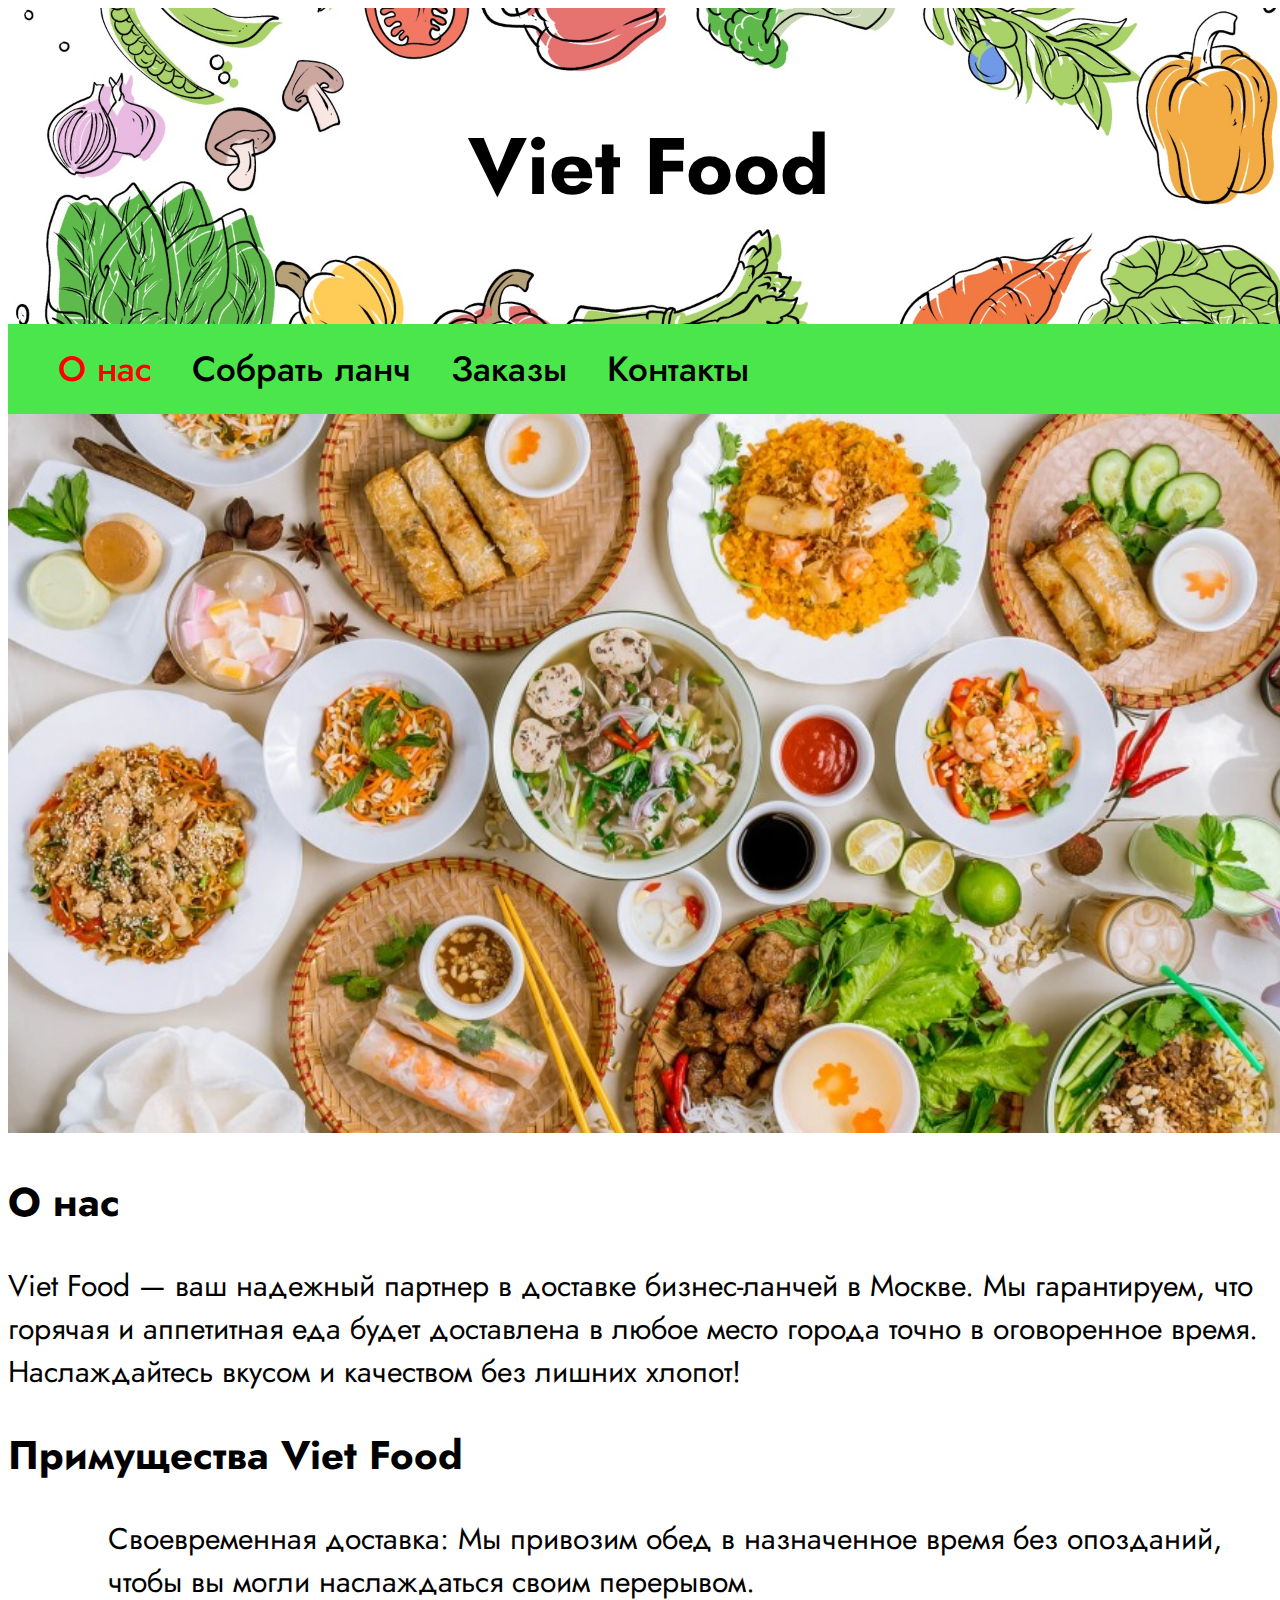
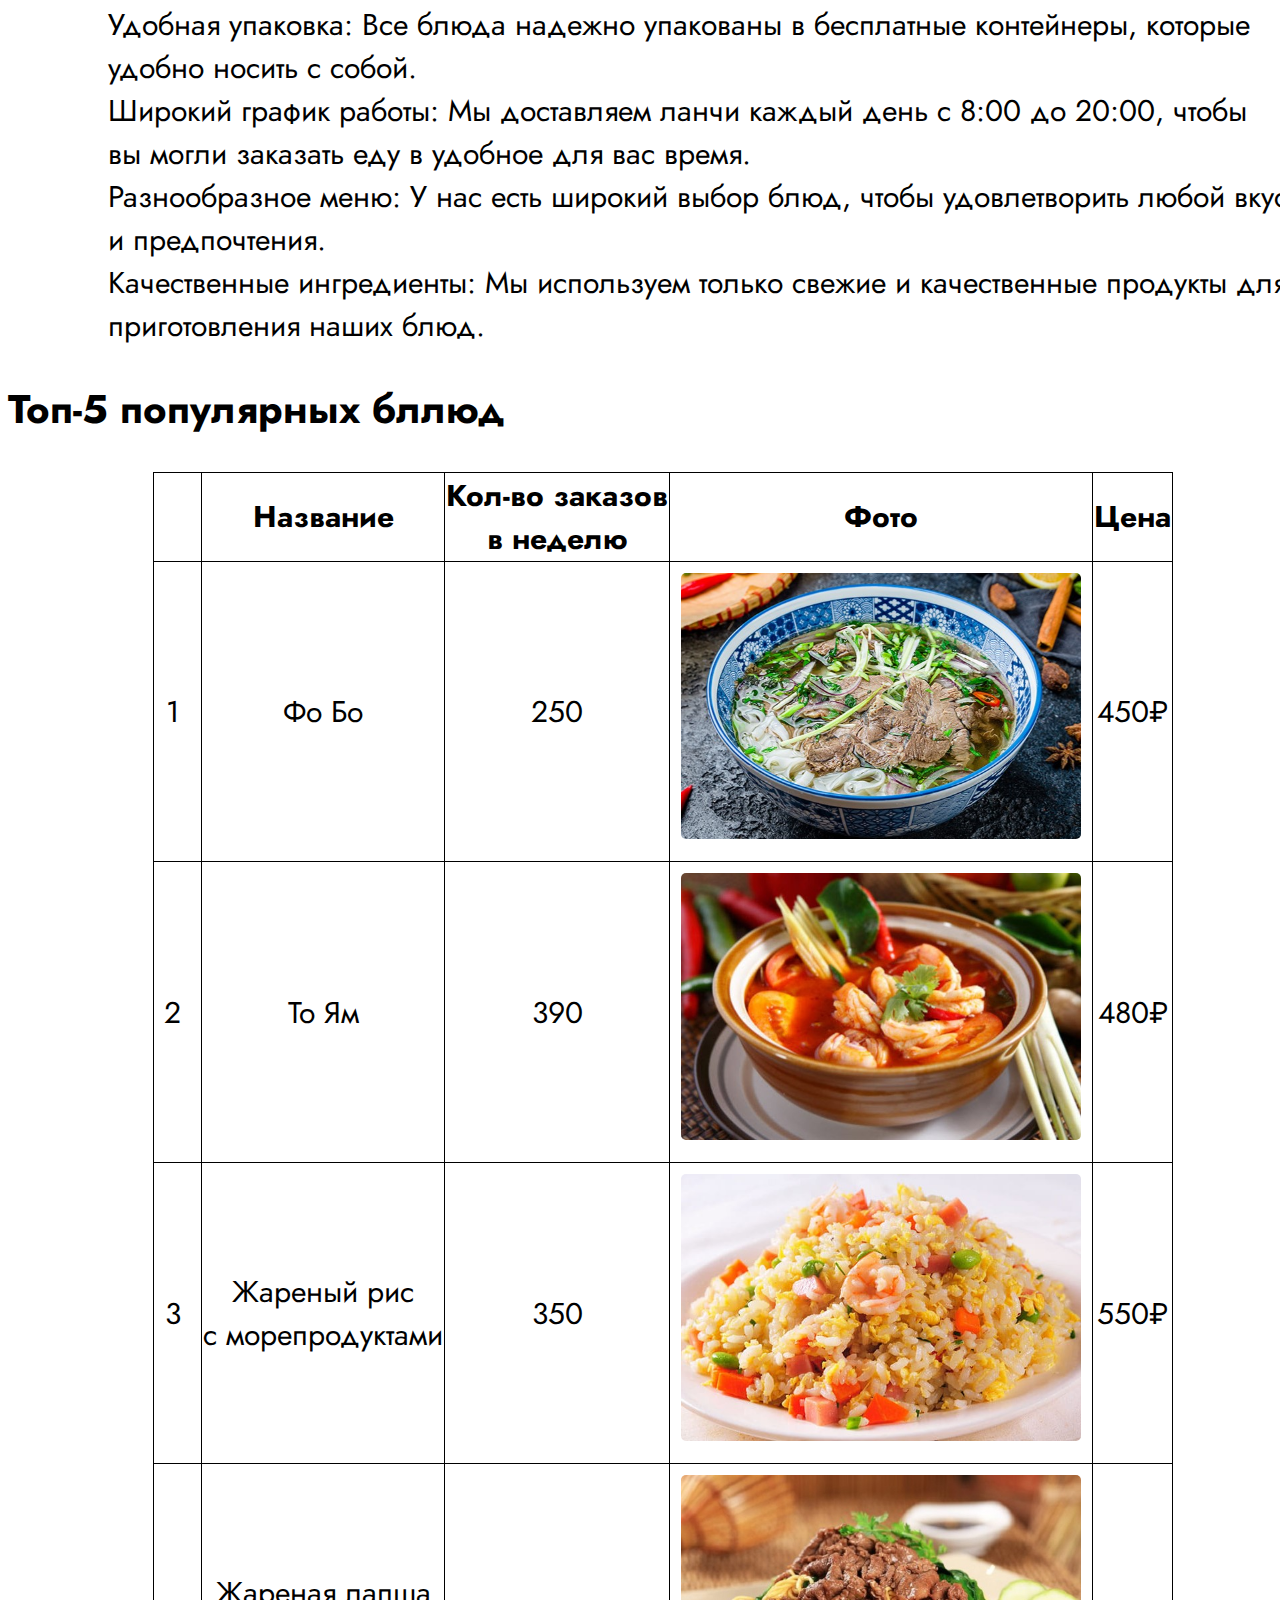
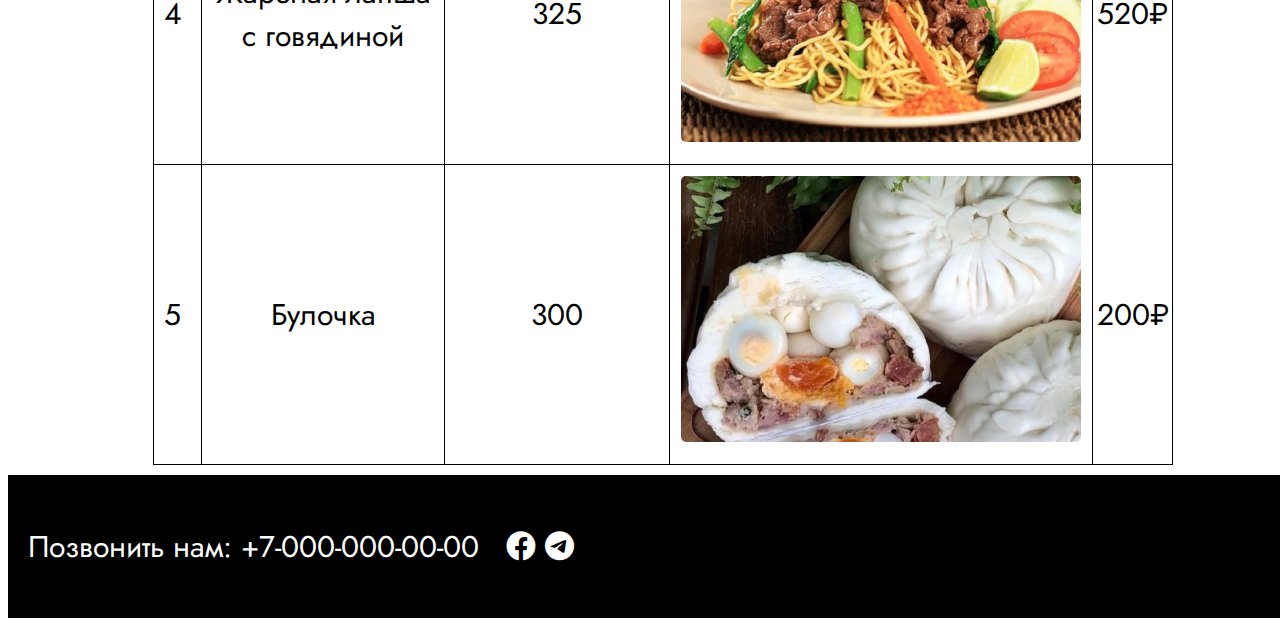
<file: lab 5/index.html>
<!DOCTYPE html>
<html lang="ru" >
<head>
    <meta charset="UTF-8">
    <meta name="viewport" content="width=device-width, initial-scale=1.0">
    <title>Home web page - Vietfood Company</title>
    <link rel="stylesheet" href="index.css">
    <link href="https://fonts.googleapis.com/css2?family=Jost:ital,wght@0,100..900;1,100..900&display=swap" rel="stylesheet">
    <link rel="stylesheet" href="https://cdnjs.cloudflare.com/ajax/libs/font-awesome/6.0.0-beta3/css/all.min.css">
</head>
<body>
    <header>
        <h1 >Viet Food</h1>
        <nav class="nav1">
            <a href="#about" id="main-page">О нас</a>
            <a href="pack-lunch.html">Собрать ланч</a>
            <a href="#oder">Заказы</a>
            <a href="#contacts">Контакты</a>
        </nav>
    </header>
    <main>
        <section class="section_1">
            <img src="img/Am-Thuc-Viet-Nam.jpeg" alt="food photo" class="main-image">
            <h2 id="about">О нас</h2>
            <p>Viet Food — ваш надежный партнер в доставке бизнес-ланчей в Москве.
               Мы гарантируем, что горячая и аппетитная еда будет доставлена в любое место города точно в оговоренное время.
                Наслаждайтесь вкусом и качеством без лишних хлопот!</p>
        </section>
        
        <section class="section_2">
            <h2 >Примущества Viet Food</h2>
            <ul>
                <li>Своевременная доставка: Мы привозим обед в назначенное время без опозданий, чтобы вы могли наслаждаться своим перерывом.</li>
                <li>Удобная упаковка: Все блюда надежно упакованы в бесплатные контейнеры, которые удобно носить с собой.</li>
                <li>Широкий график работы: Мы доставляем ланчи каждый день с 8:00 до 20:00, чтобы вы могли заказать еду в удобное для вас время.</li>
                <li>Разнообразное меню: У нас есть широкий выбор блюд, чтобы удовлетворить любой вкус и предпочтения.</li>
                <li>Качественные ингредиенты: Мы используем только свежие и качественные продукты для приготовления наших блюд.</li>
            </ul>
        </section>
        
        <section class="section_3">
        <h2>Топ-5 популярных бллюд</h2>
         <table>
          <tr>
            <th class="abc"></th>
            <th>Название</th>
            <th>Кол-во заказов<br>в неделю</th>
            <th>Фото</th>
            <th>Цена</th>
          </tr>
          <tr>
            <td class="abc">1</td>
            <td>Фо Бо</td>
            <td>250</td>
            <td><img src="img/Pho.jpg" alt="Pho" class="table-photo" ></td>
            <td>450₽</td>
          </tr>
          <tr>
            <td class="abc">2</td>
            <td>То Ям</td>
            <td>390</td>
            <td><img src="img/Tom-yum.jpg" alt="Tom-ym" class="table-photo"></td>
            <td>480₽</td>
          </tr>
          <tr>
            <td class="abc">3</td>
            <td>Жареный рис<br> с морепродуктами </td>
            <td>350</td>
            <td><img src="img/com-rang.jpg" alt="com rang" class="table-photo"></td>
            <td>550₽</td>
          </tr>
          <tr>
            <td class="abc">4</td>
            <td>Жареная лапша<br> с говядиной</td>
            <td>325</td>
            <td><img src="img/mi-xao.jpg" alt="mi xao" class="table-photo"></td>
            <td>520₽</td>
          </tr>
          <tr>
            <td class="abc">5</td>
            <td>Булочка</td>
            <td>300</td>
            <td><img src="img/banh-bao.jpg" alt="banh bao" class="table-photo"></td>
            <td>200₽</td>
          </tr>  
         </table>   
        </section>
    </main>
    <footer id="contacts">
      <p>
        Позвонить нам: <a href="tel:+7-000-000-00-00">+7-000-000-00-00</a>
        &nbsp;
        <a href="https://www.facebook.com" target="_blank"><i class="fa-brands fa-facebook"></i></a>
        <a href="https://web.telegram.org/a/" target="_blank"><i class="fa-brands fa-telegram"></i></a>
      </p>
    </footer>
</body>
</html>
</file>
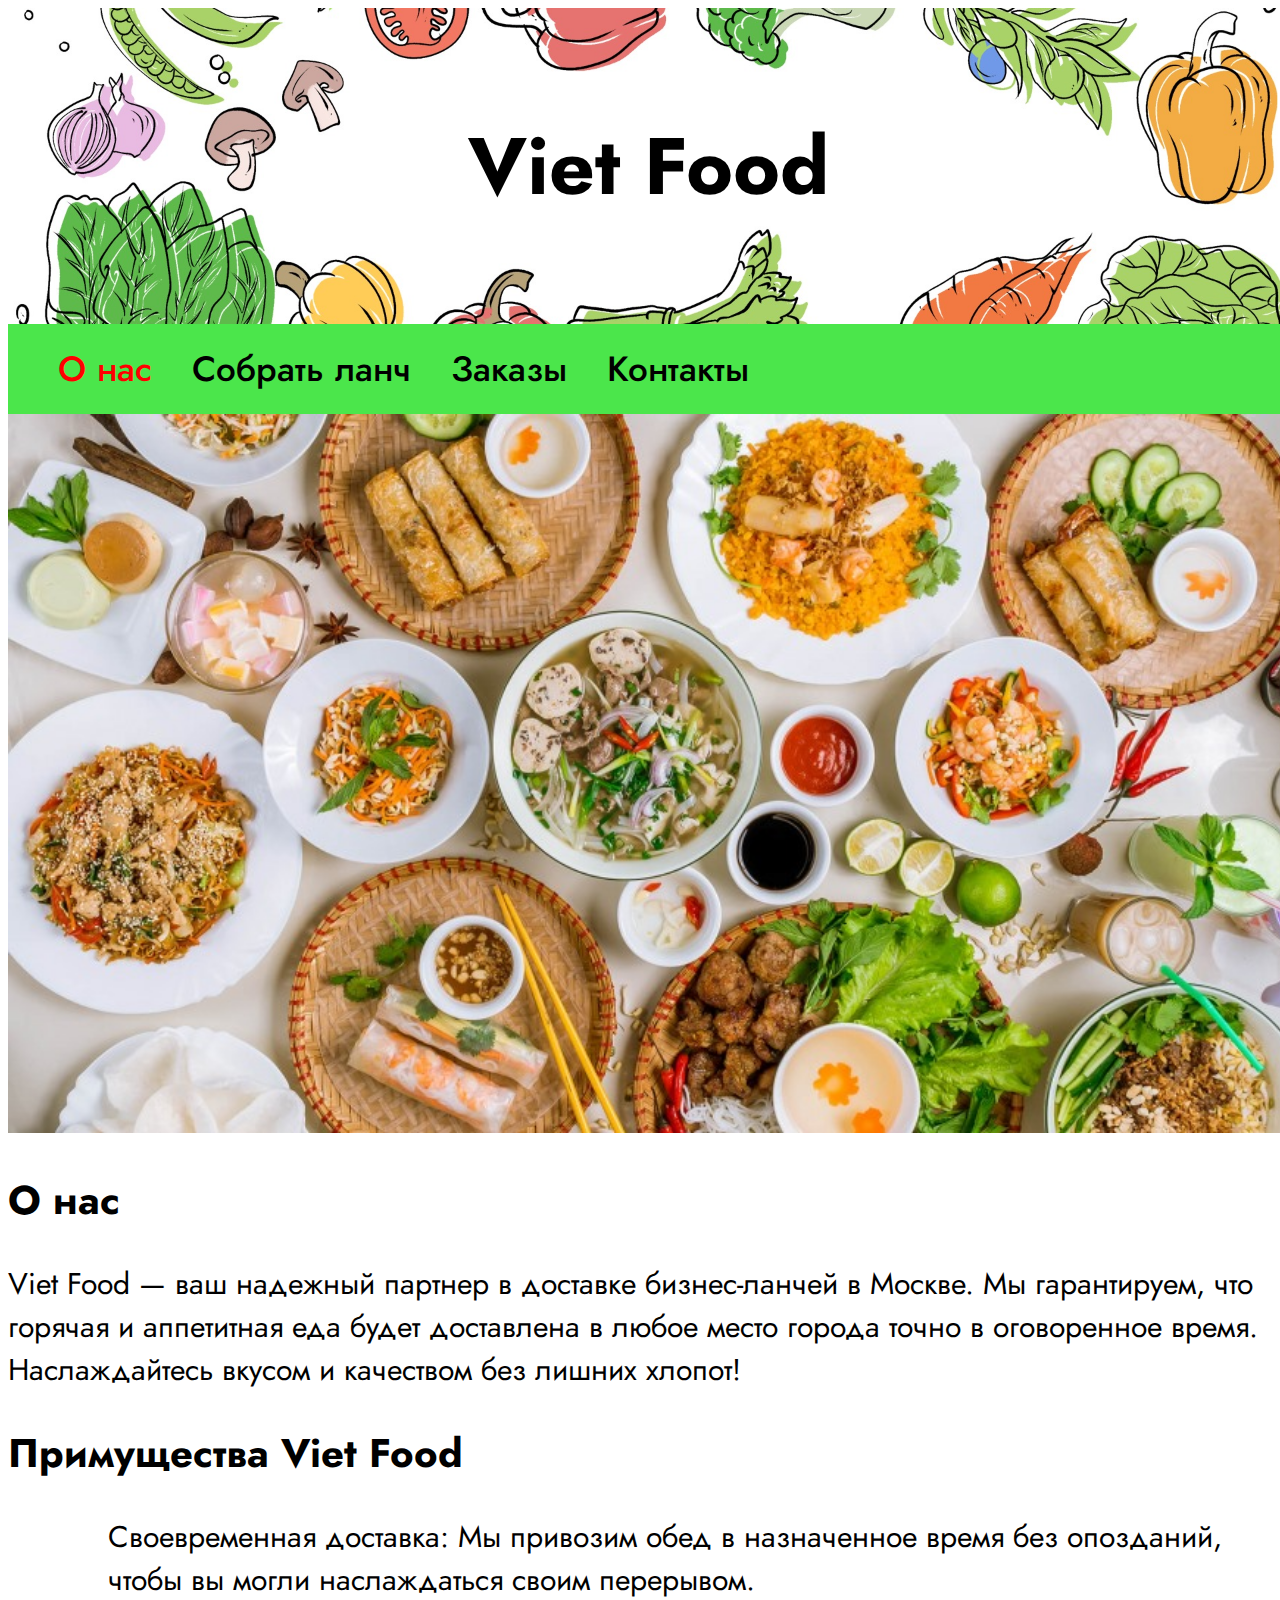
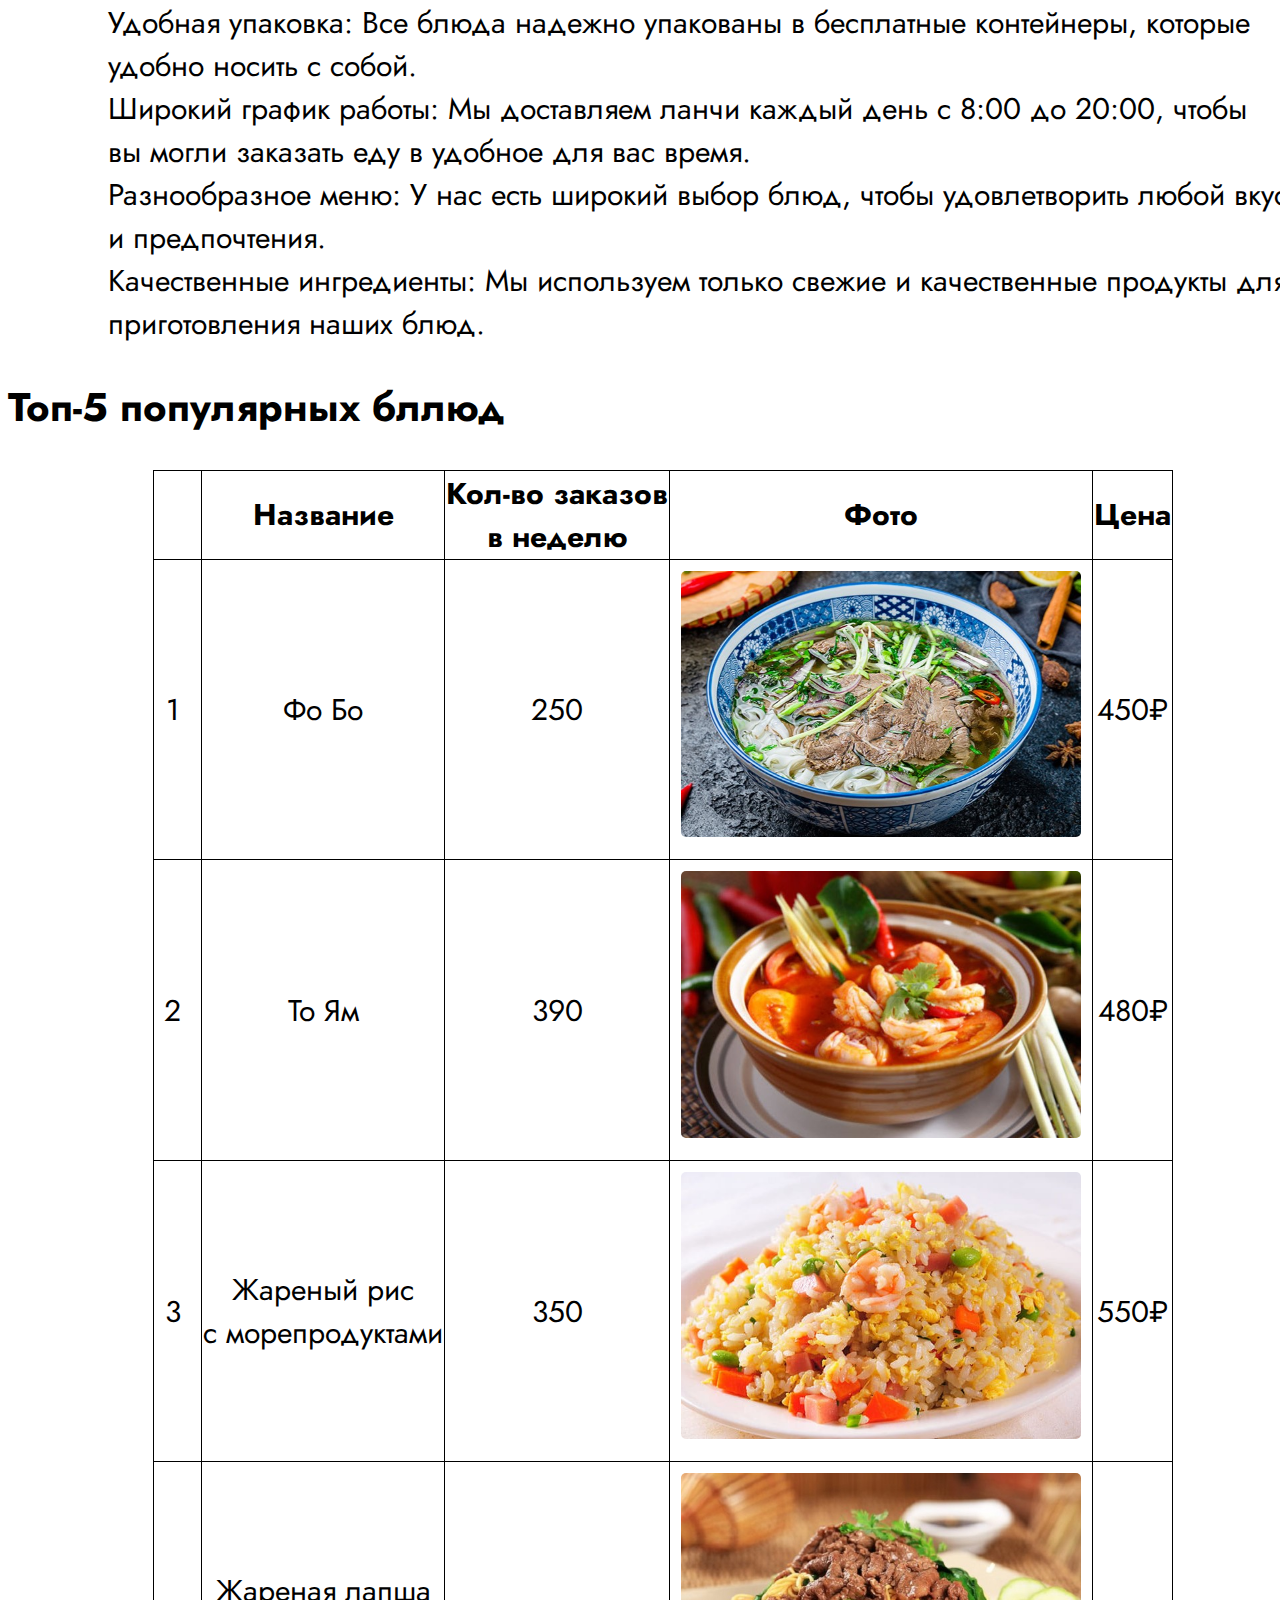
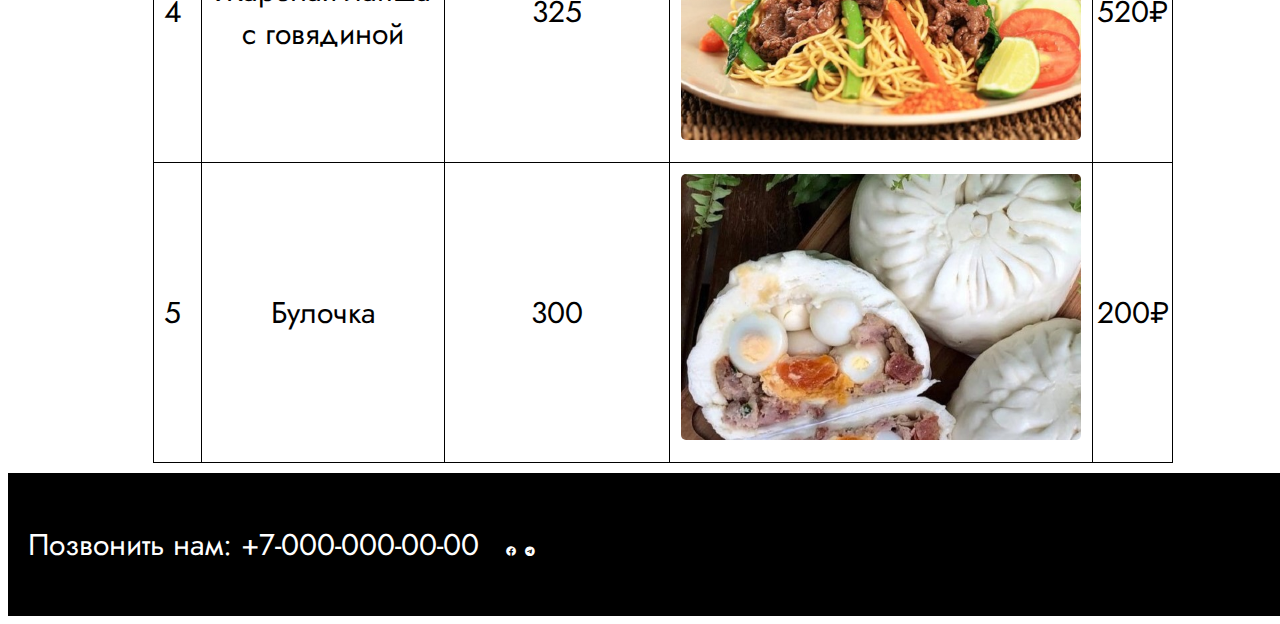
<file: lab 7/index.html>
<!DOCTYPE html>
<html lang="ru">

<head>
  <meta charset="UTF-8">
  <meta name="viewport" content="width=device-width, initial-scale=1.0">
  <title>Home web page - Vietfood Company</title>
  <link rel="stylesheet" href="index.css">
  <link href="https://fonts.googleapis.com/css2?family=Jost:ital,wght@0,100..900;1,100..900&display=swap"
    rel="stylesheet">
  <link rel="stylesheet" href="https://cdnjs.cloudflare.com/ajax/libs/font-awesome/6.0.0-beta3/css/all.min.css">
</head>

<body>
  <header>
    <h1 id="name-company">Viet Food</h1>
    <nav class="nav1">
      <a href="#about" id="main-page">О нас</a>
      <a href="pack-lunch.html">Собрать ланч</a>
      <a href="#oder">Заказы</a>
      <a href="#contacts">Контакты</a>
    </nav>
  </header>
  <main>
    <section class="section_1">
      <img src="img/Am-Thuc-Viet-Nam.jpeg" alt="food photo" class="main-image">
      <h2 id="about" class="main-tilte">О нас</h2>
      <p>Viet Food — ваш надежный партнер в доставке бизнес-ланчей в Москве.
        Мы гарантируем, что горячая и аппетитная еда будет доставлена в любое место города точно в оговоренное время.
        Наслаждайтесь вкусом и качеством без лишних хлопот!</p>
    </section>

    <section class="section_2">
      <h2 class="main-tilte">Примущества Viet Food</h2>
      <ul>
        <li class="text-advantages">Своевременная доставка: Мы привозим обед в назначенное время без опозданий, чтобы вы
          могли наслаждаться
          своим перерывом.</li>
        <li class="text-advantages">Удобная упаковка: Все блюда надежно упакованы в бесплатные контейнеры, которые
          удобно носить с собой.</li>
        <li class="text-advantages">Широкий график работы: Мы доставляем ланчи каждый день с 8:00 до 20:00, чтобы вы
          могли заказать еду в
          удобное для вас время.</li>
        <li class="text-advantages">Разнообразное меню: У нас есть широкий выбор блюд, чтобы удовлетворить любой вкус и
          предпочтения.</li>
        <li class="text-advantages">Качественные ингредиенты: Мы используем только свежие и качественные продукты для
          приготовления наших блюд.</li>
      </ul>
    </section>

    <section class="section_3">
      <h2 class="main-tilte">Топ-5 популярных бллюд</h2>
      <table>
        <tr>
          <th class="abc"></th>
          <th>Название</th>
          <th>Кол-во заказов<br>в неделю</th>
          <th>Фото</th>
          <th>Цена</th>
        </tr>
        <tr>
          <td class="abc">1</td>
          <td>Фо Бо</td>
          <td>250</td>
          <td><img src="img/Pho.jpg" alt="Pho" class="table-photo"></td>
          <td>450₽</td>
        </tr>
        <tr>
          <td class="abc">2</td>
          <td>То Ям</td>
          <td>390</td>
          <td><img src="img/Tom-yum.jpg" alt="Tom-ym" class="table-photo"></td>
          <td>480₽</td>
        </tr>
        <tr>
          <td class="abc">3</td>
          <td>Жареный рис<br> с морепродуктами </td>
          <td>350</td>
          <td><img src="img/com-rang.jpg" alt="com rang" class="table-photo"></td>
          <td>550₽</td>
        </tr>
        <tr>
          <td class="abc">4</td>
          <td>Жареная лапша<br> с говядиной</td>
          <td>325</td>
          <td><img src="img/mi-xao.jpg" alt="mi xao" class="table-photo"></td>
          <td>520₽</td>
        </tr>
        <tr>
          <td class="abc">5</td>
          <td>Булочка</td>
          <td>300</td>
          <td><img src="img/banh-bao.jpg" alt="banh bao" class="table-photo"></td>
          <td>200₽</td>
        </tr>
      </table>
    </section>
  </main>
  <footer id="contacts">
    <p>
      Позвонить нам: <a href="tel:+7-000-000-00-00">+7-000-000-00-00</a>
      &nbsp;
      <a href="https://www.facebook.com" target="_blank" rel="noopener" alt="icon facebook" title="Visit Facebook"><i
          class="fa-brands fa-facebook"></i></a>
      <a href="https://web.telegram.org/a/" target="_blank" rel="noopener" alt="icon telegram" title="Visit Telegram"><i
          class="fa-brands fa-telegram"></i></a>
    </p>
  </footer>
</body>

</html>
</file>
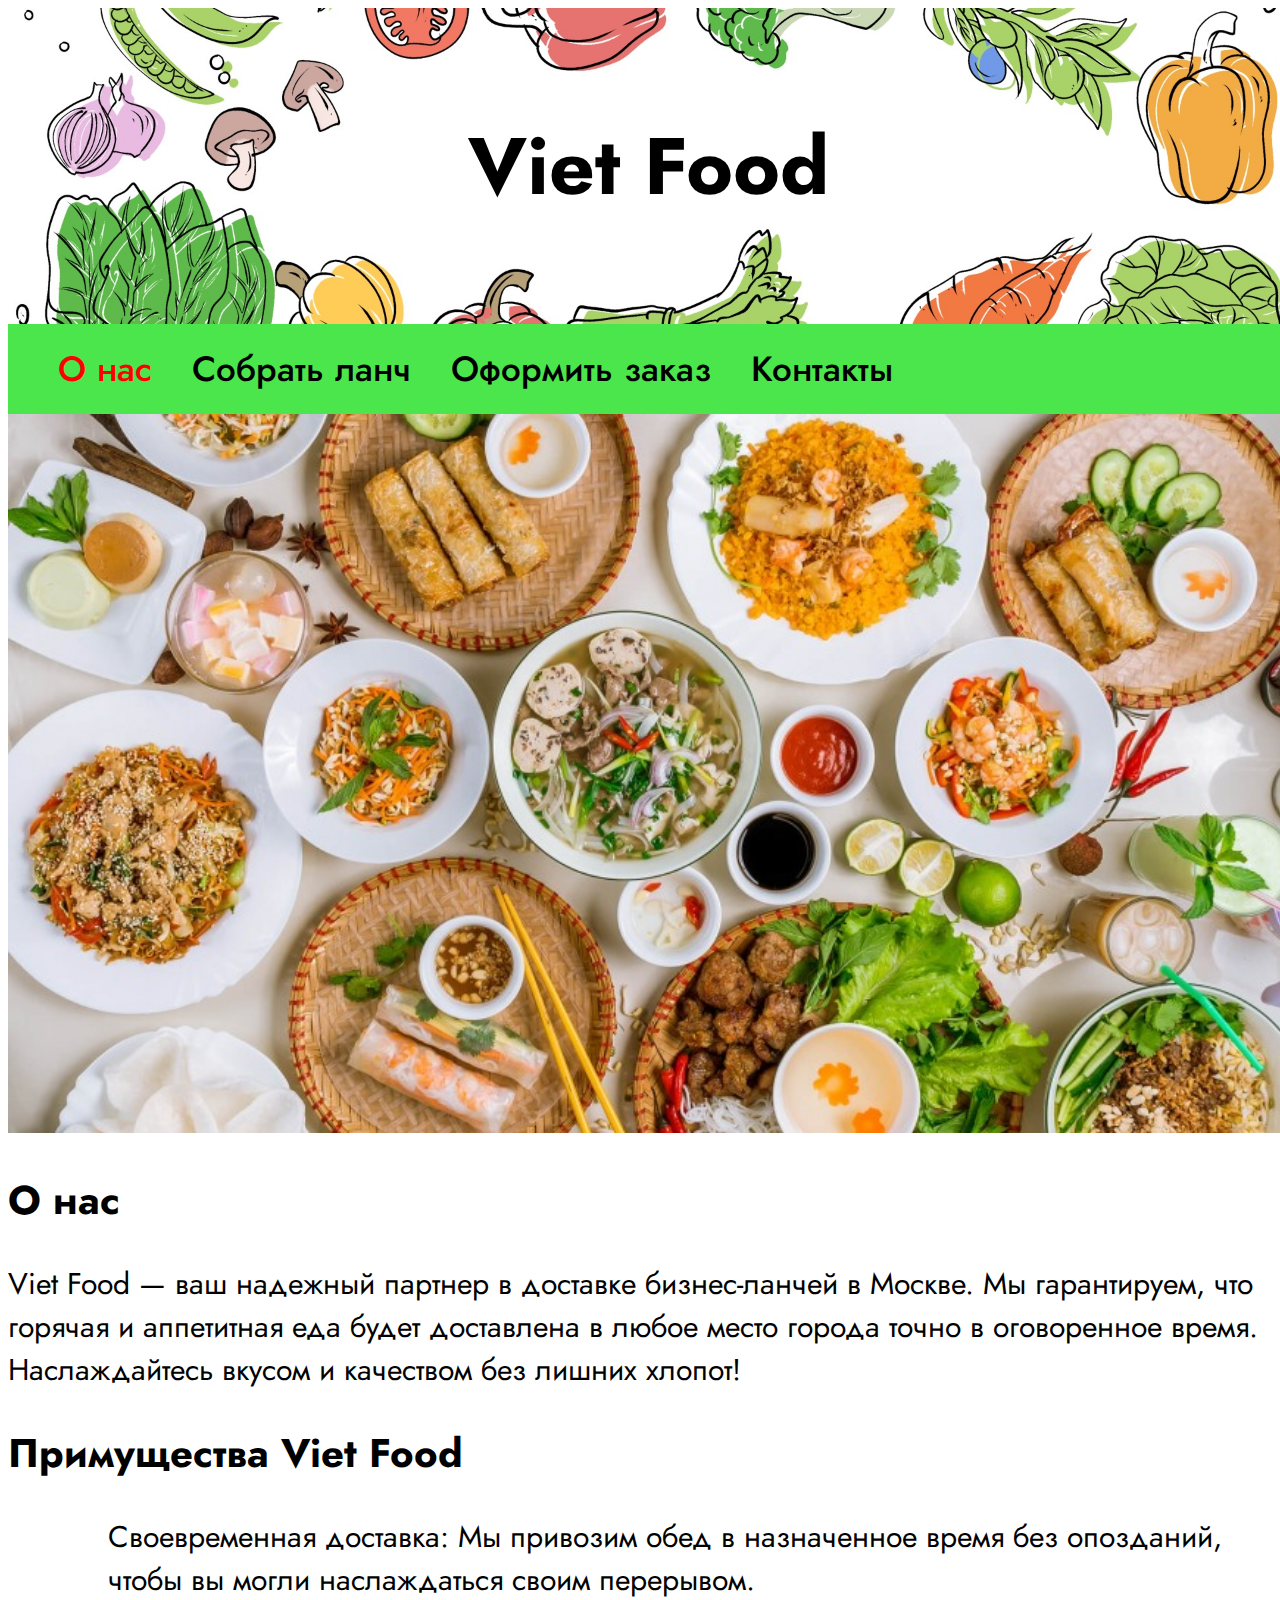
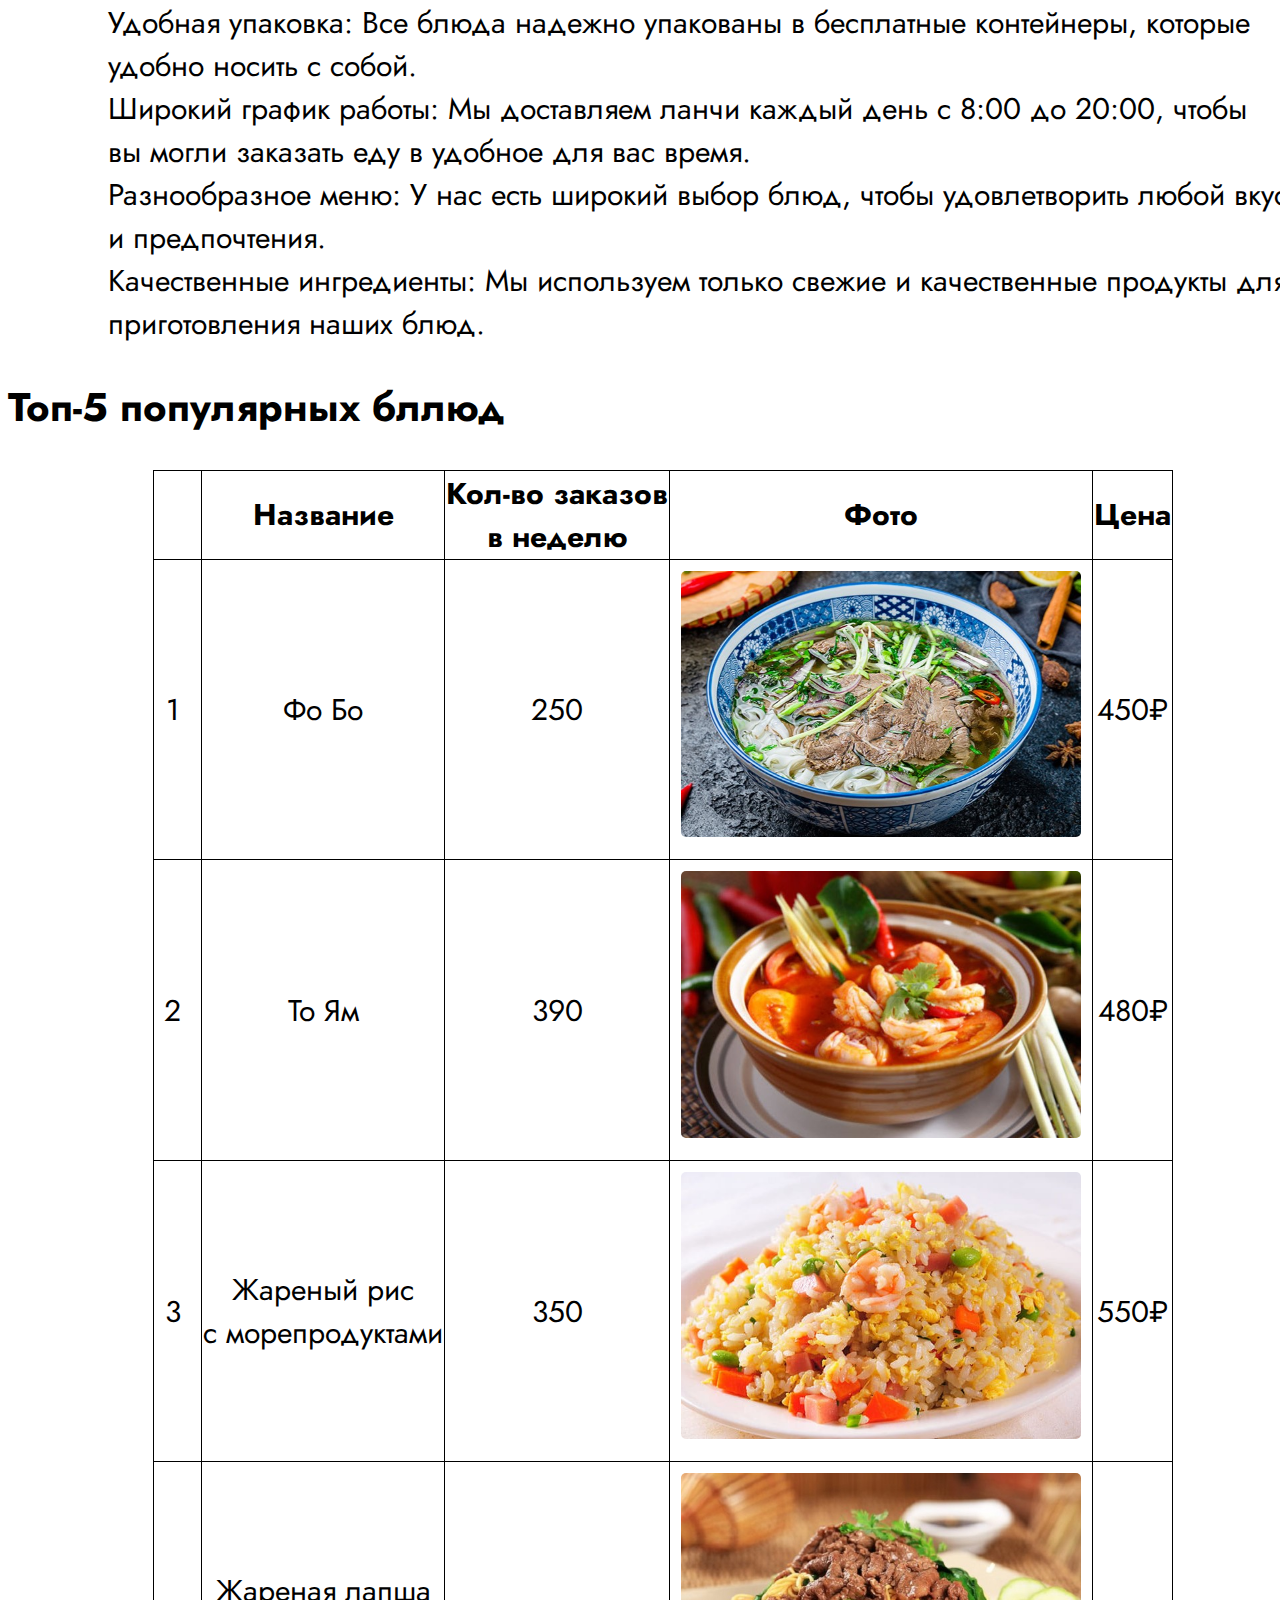
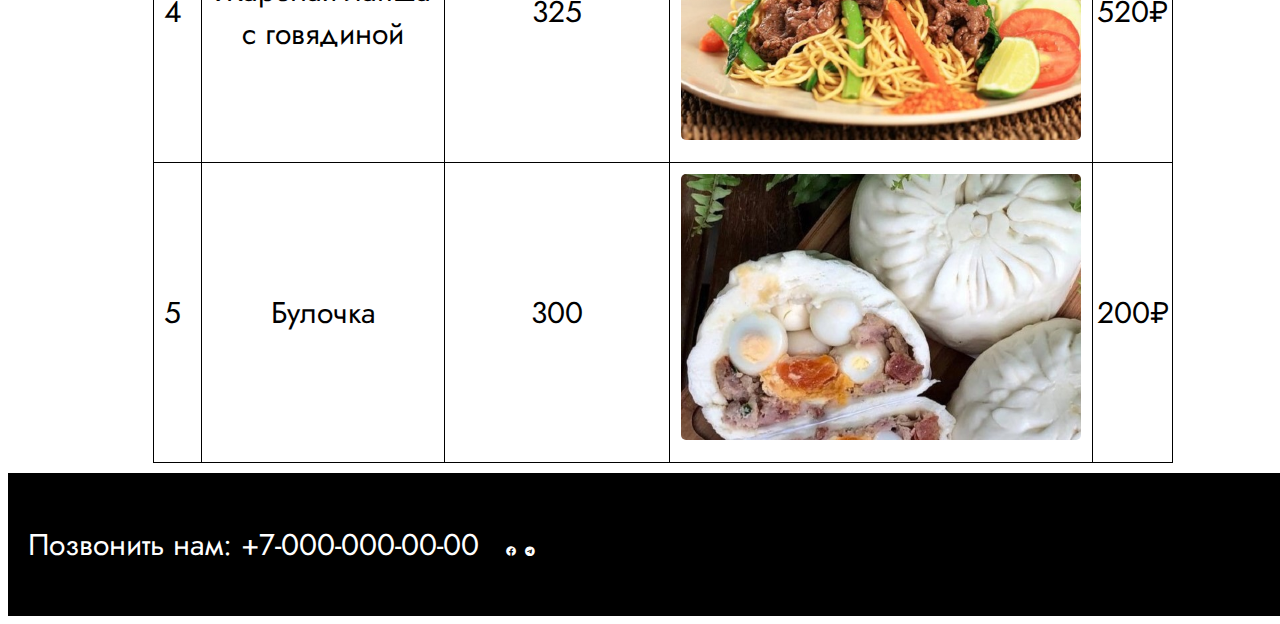
<file: lab 8/index.html>
<!DOCTYPE html>
<html lang="ru">

<head>
  <meta charset="UTF-8">
  <meta name="viewport" content="width=device-width, initial-scale=1.0">
  <title>Home web page - Vietfood Company</title>
  <link rel="stylesheet" href="index.css">
  <link href="https://fonts.googleapis.com/css2?family=Jost:ital,wght@0,100..900;1,100..900&display=swap"
    rel="stylesheet">
  <link rel="stylesheet" href="https://cdnjs.cloudflare.com/ajax/libs/font-awesome/6.0.0-beta3/css/all.min.css">
</head>

<body>
  <header>
    <h1 id="name-company">Viet Food</h1>
    <nav class="nav1">
      <a href="#about" id="main-page">О нас</a>
      <a href="pack-lunch.html">Собрать ланч</a>
      <a href="PlacingOder.html">Оформить заказ</a>
      <a href="#contacts">Контакты</a>
    </nav>
  </header>
  <main>
    <section class="section_1">
      <img src="img/Am-Thuc-Viet-Nam.jpeg" alt="food photo" class="main-image">
      <h2 id="about" class="main-tilte">О нас</h2>
      <p>Viet Food — ваш надежный партнер в доставке бизнес-ланчей в Москве.
        Мы гарантируем, что горячая и аппетитная еда будет доставлена в любое место города точно в оговоренное время.
        Наслаждайтесь вкусом и качеством без лишних хлопот!</p>
    </section>

    <section class="section_2">
      <h2 class="main-tilte">Примущества Viet Food</h2>
      <ul>
        <li class="text-advantages">Своевременная доставка: Мы привозим обед в назначенное время без опозданий, чтобы вы
          могли наслаждаться
          своим перерывом.</li>
        <li class="text-advantages">Удобная упаковка: Все блюда надежно упакованы в бесплатные контейнеры, которые
          удобно носить с собой.</li>
        <li class="text-advantages">Широкий график работы: Мы доставляем ланчи каждый день с 8:00 до 20:00, чтобы вы
          могли заказать еду в
          удобное для вас время.</li>
        <li class="text-advantages">Разнообразное меню: У нас есть широкий выбор блюд, чтобы удовлетворить любой вкус и
          предпочтения.</li>
        <li class="text-advantages">Качественные ингредиенты: Мы используем только свежие и качественные продукты для
          приготовления наших блюд.</li>
      </ul>
    </section>

    <section class="section_3">
      <h2 class="main-tilte">Топ-5 популярных бллюд</h2>
      <table>
        <tr>
          <th class="abc"></th>
          <th>Название</th>
          <th>Кол-во заказов<br>в неделю</th>
          <th>Фото</th>
          <th>Цена</th>
        </tr>
        <tr>
          <td class="abc">1</td>
          <td>Фо Бо</td>
          <td>250</td>
          <td><img src="img/Pho.jpg" alt="Pho" class="table-photo"></td>
          <td>450₽</td>
        </tr>
        <tr>
          <td class="abc">2</td>
          <td>То Ям</td>
          <td>390</td>
          <td><img src="img/Tom-yum.jpg" alt="Tom-ym" class="table-photo"></td>
          <td>480₽</td>
        </tr>
        <tr>
          <td class="abc">3</td>
          <td>Жареный рис<br> с морепродуктами </td>
          <td>350</td>
          <td><img src="img/com-rang.jpg" alt="com rang" class="table-photo"></td>
          <td>550₽</td>
        </tr>
        <tr>
          <td class="abc">4</td>
          <td>Жареная лапша<br> с говядиной</td>
          <td>325</td>
          <td><img src="img/mi-xao.jpg" alt="mi xao" class="table-photo"></td>
          <td>520₽</td>
        </tr>
        <tr>
          <td class="abc">5</td>
          <td>Булочка</td>
          <td>300</td>
          <td><img src="img/banh-bao.jpg" alt="banh bao" class="table-photo"></td>
          <td>200₽</td>
        </tr>
      </table>
    </section>
  </main>
  <footer id="contacts">
    <p>
      Позвонить нам: <a href="tel:+7-000-000-00-00">+7-000-000-00-00</a>
      &nbsp;
      <a href="https://www.facebook.com" target="_blank" rel="noopener" alt="icon facebook" title="Visit Facebook"><i
          class="fa-brands fa-facebook"></i></a>
      <a href="https://web.telegram.org/a/" target="_blank" rel="noopener" alt="icon telegram" title="Visit Telegram"><i
          class="fa-brands fa-telegram"></i></a>
    </p>
  </footer>
</body>

</html>
</file>
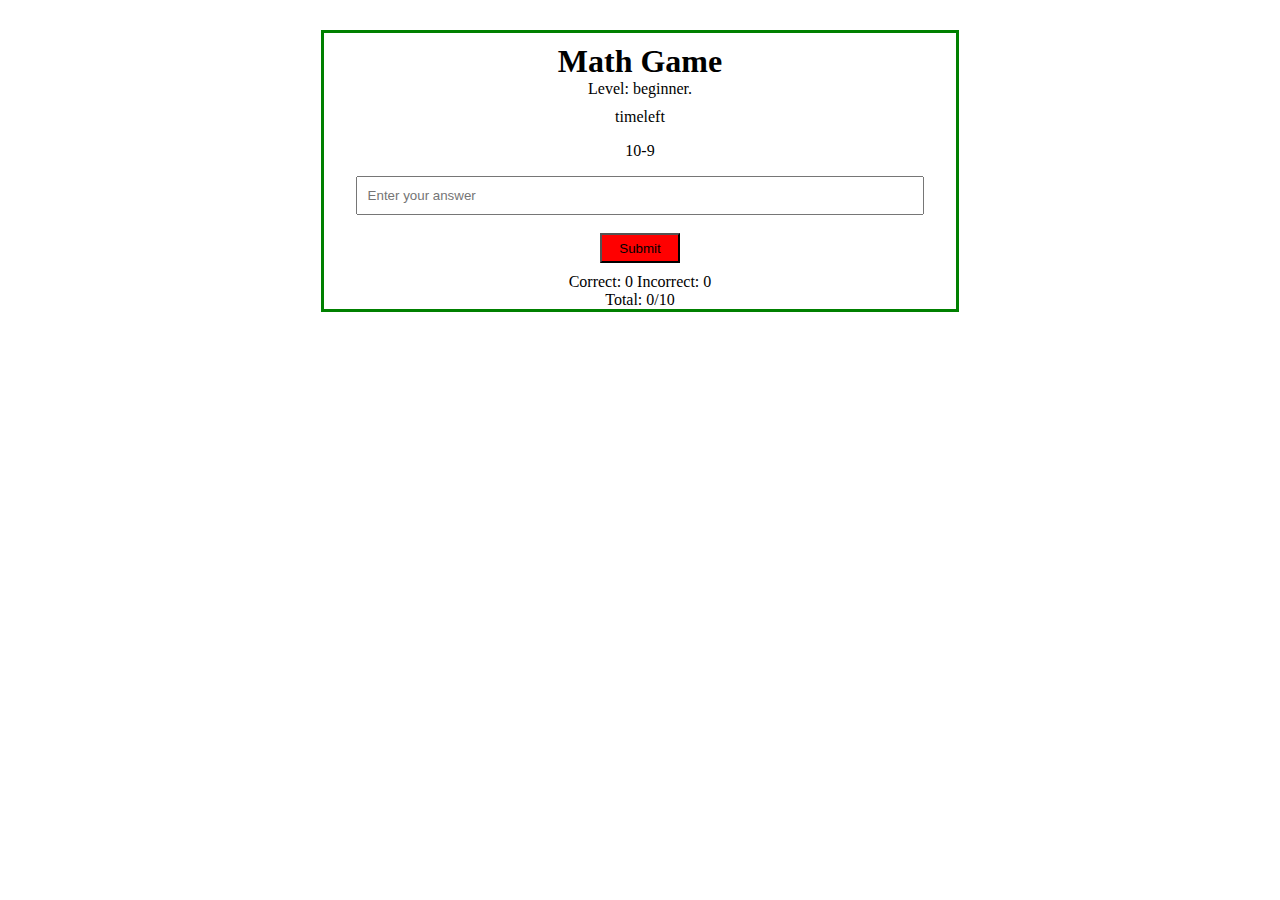
<file: homework js/MathGame.html>
<!DOCTYPE html>
<html lang="en">
<head>
    <meta charset="UTF-8">
    <meta name="viewport" content="width=device-width, initial-scale=1.0">
    <link rel="stylesheet" href="MathGame.css">
    <title>Math Game</title>
</head>
<body>
    <div class="mathgame">
        <h1 class="title">Math Game</h1>
        <p id="level">level</p>
        <p id="countdown">timeleft</p>
        <p id="math">math</p>
            <div class="text-form">
                <label for="input_result"></label>
                <input type="text" name="input_result" id="input_result" class="textform" required placeholder="Enter your answer" ><br>
                <button type="submit" id="checkresult">Submit</button>
            </div>            

        <div id="result"></div>
        <div id="quanlitycorrect"></div>
        <div id="quanlitytotal"></div>
    </div>

    <div id="modal" class="modal" style="display: none;">
        <div class="modal-content">
            <h2 id="modal-message"></h2>
            <button id="play-again">Reset</button>
            <button id="exit">Exit</button>
        </div>
    </div>

    <script src="MathGame.js"></script>
</body>
</html>
</file>
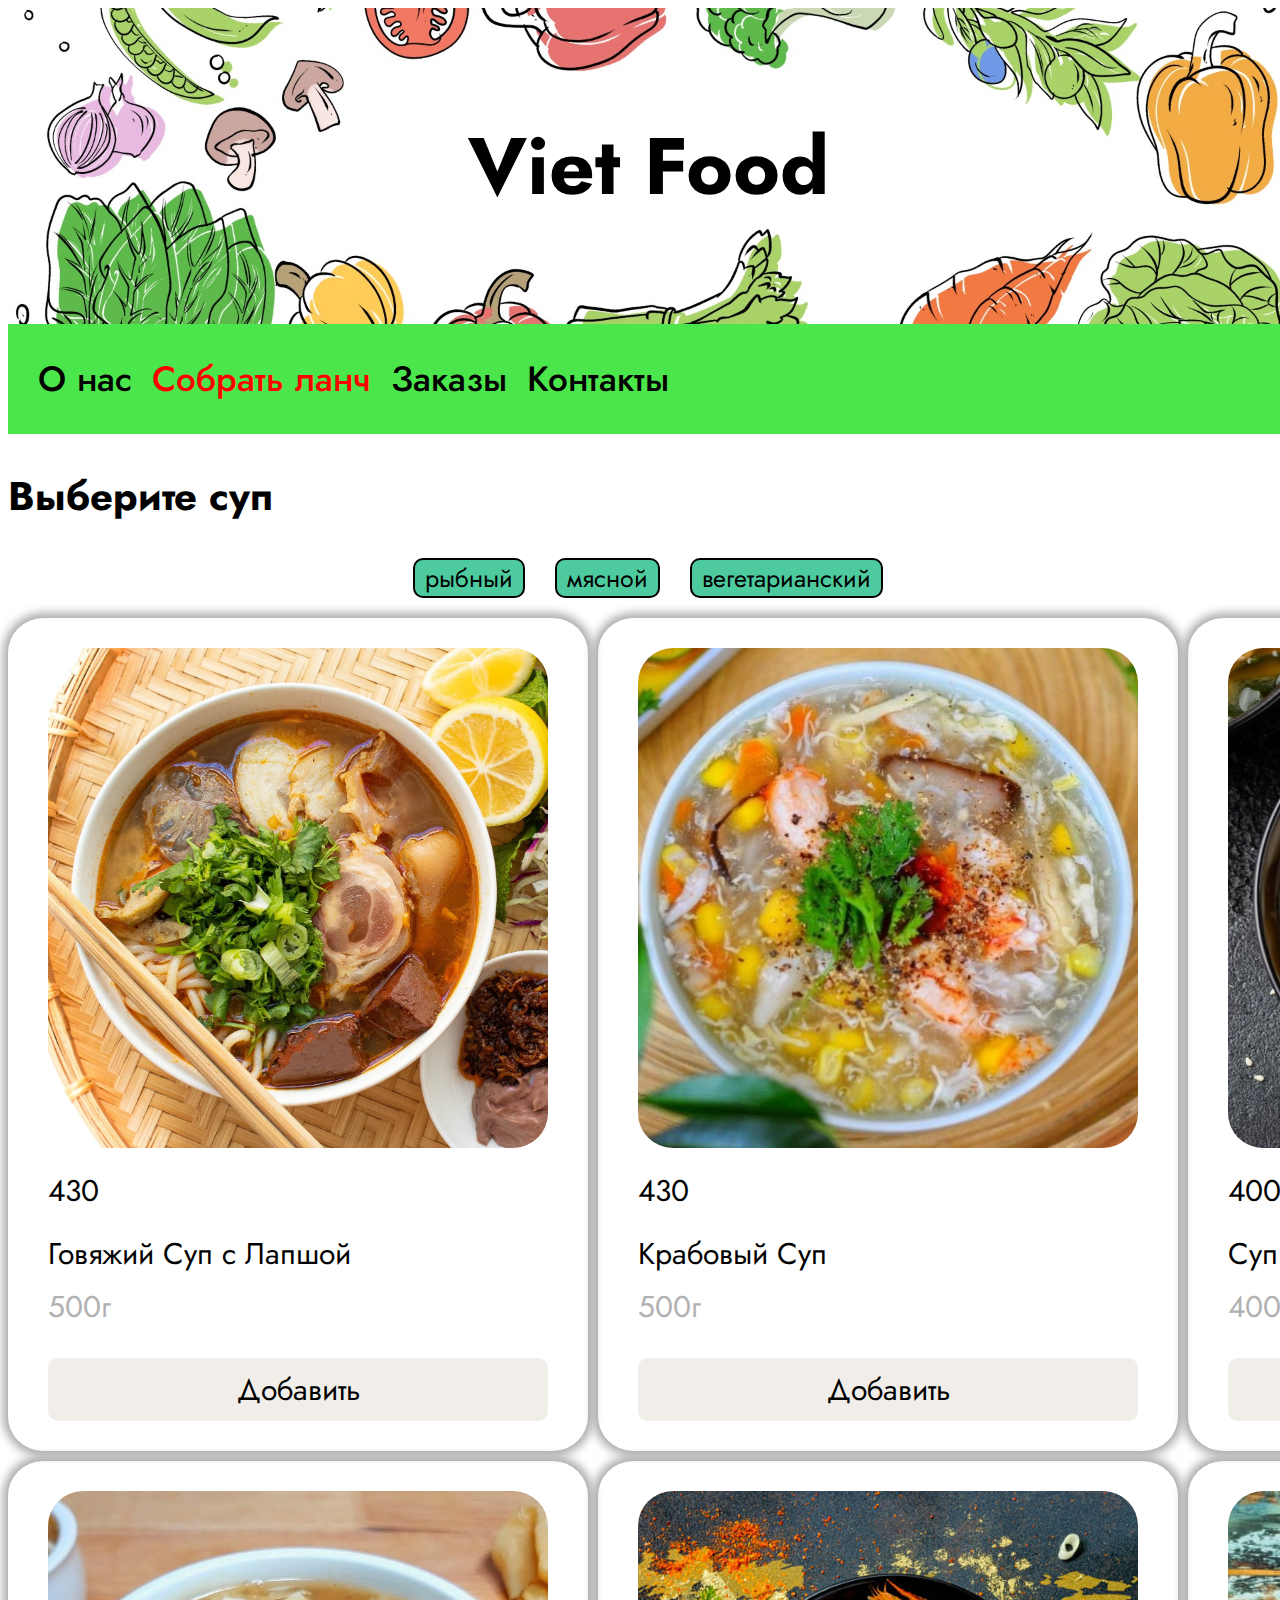
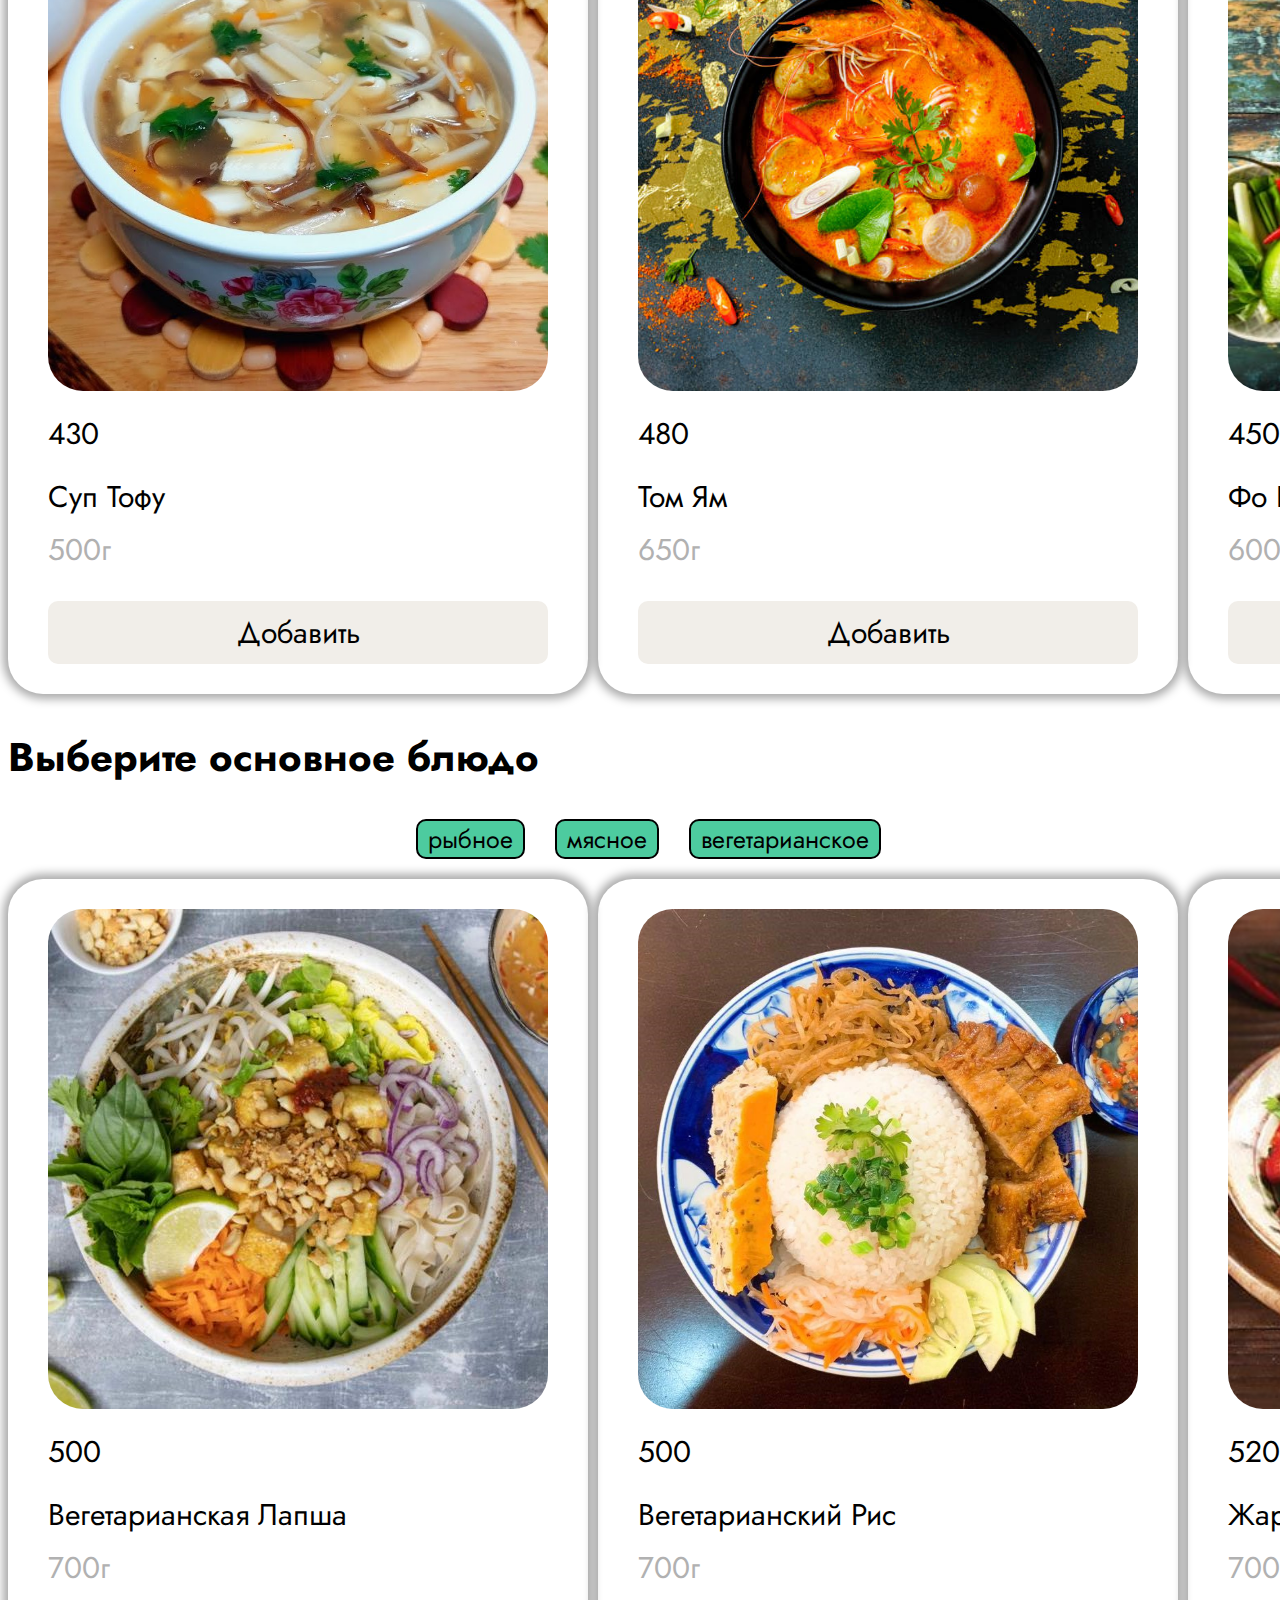
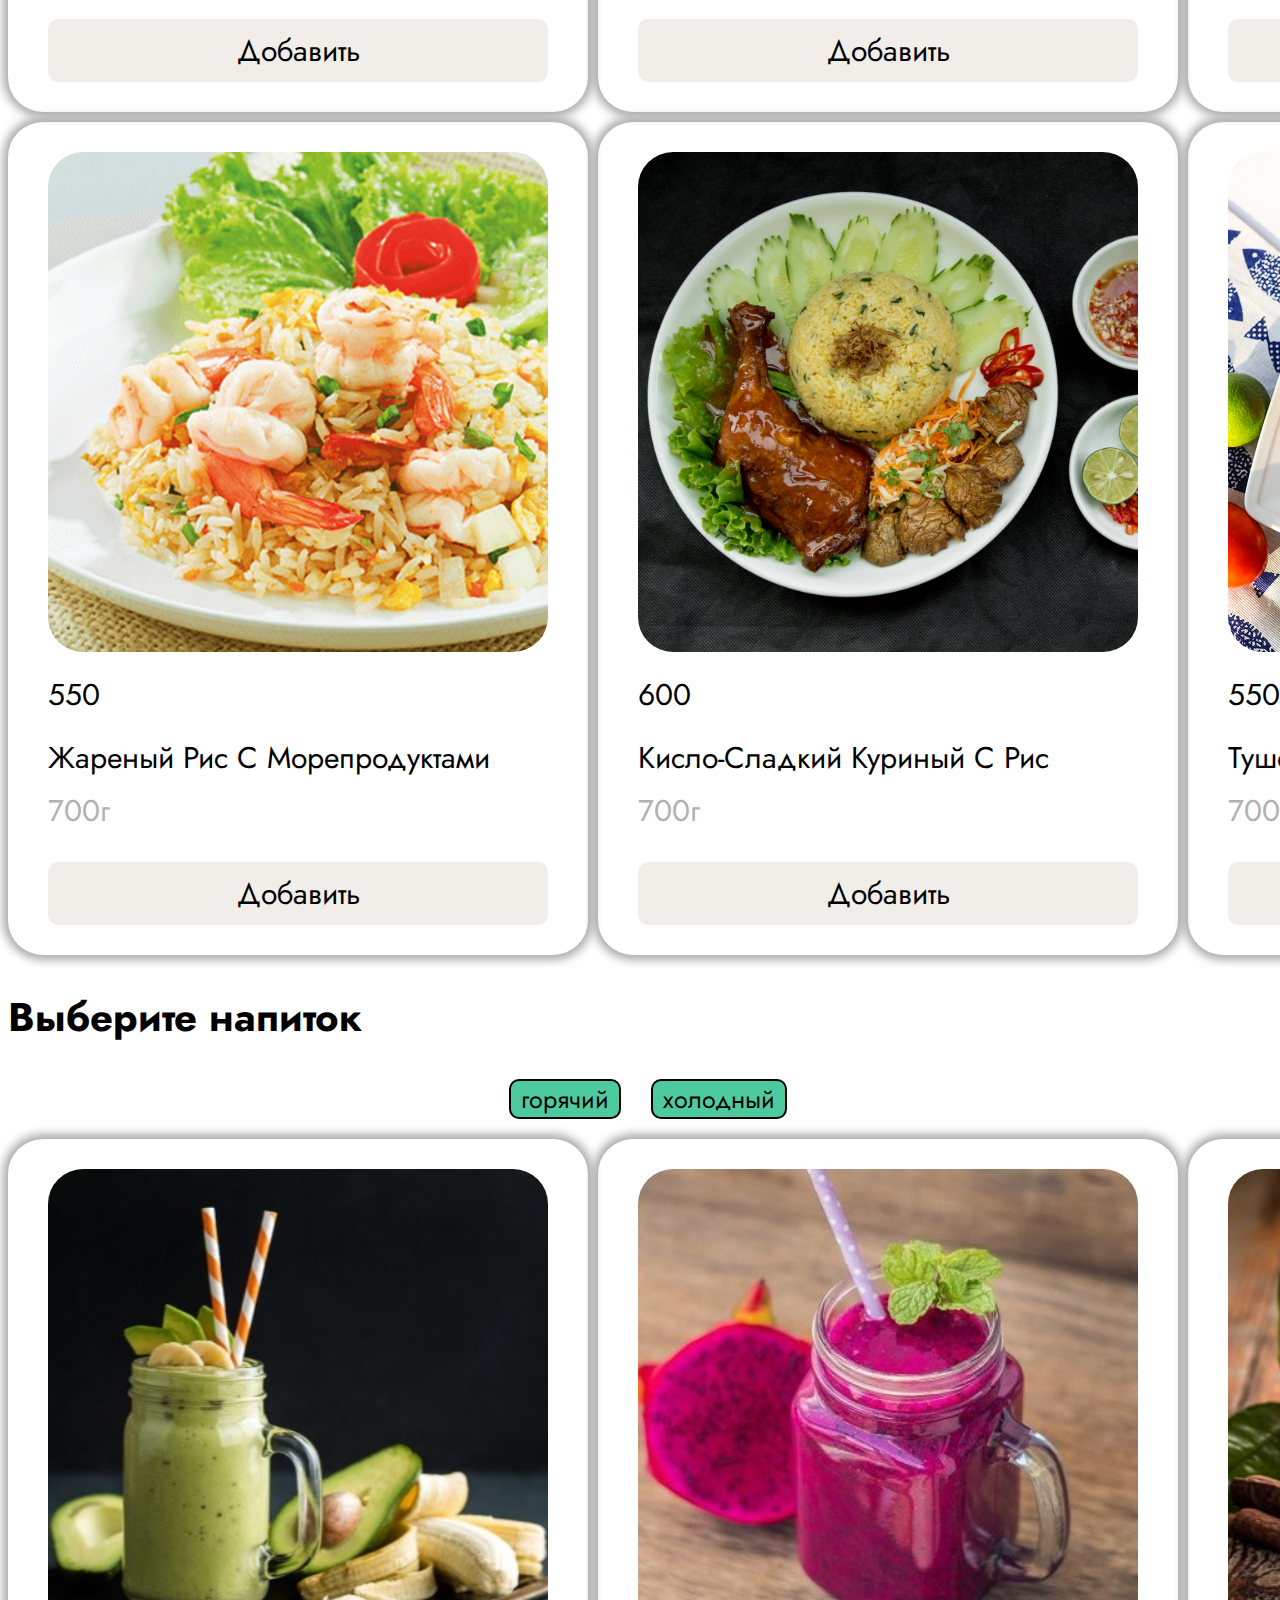
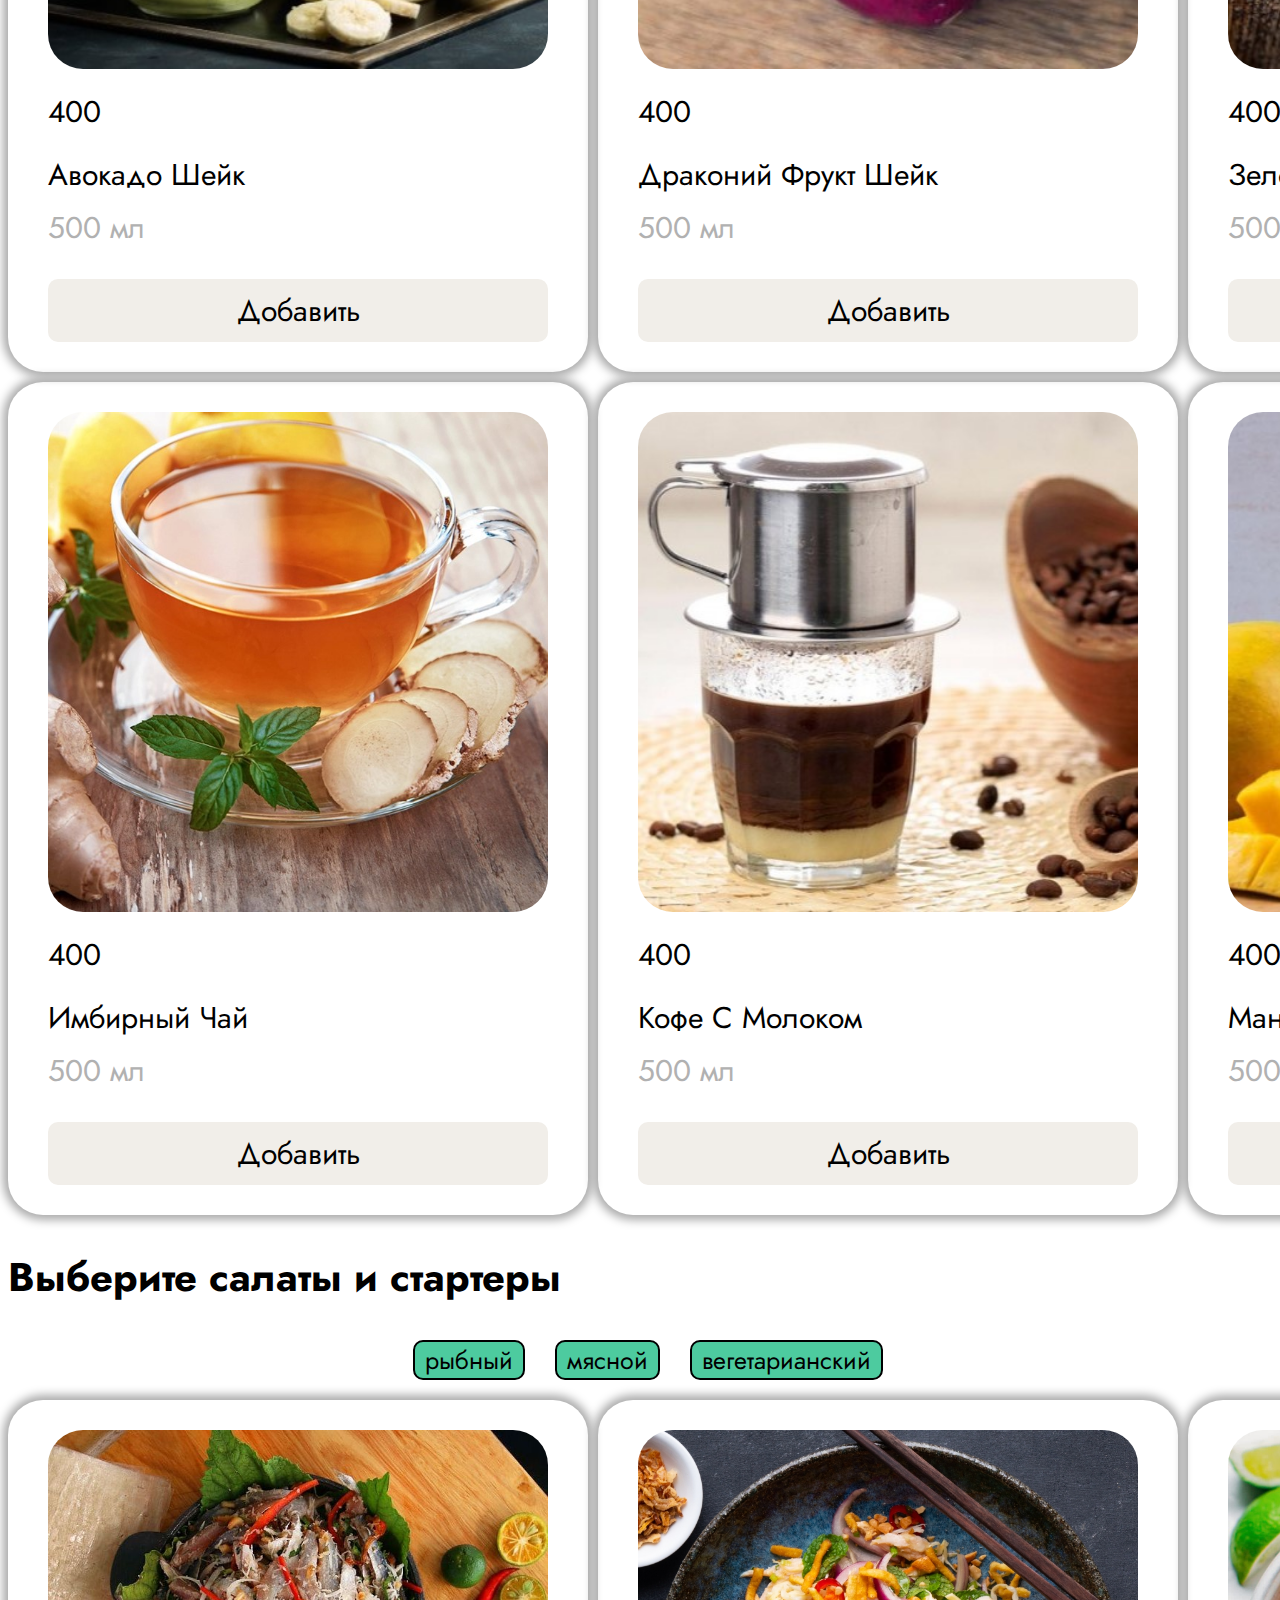
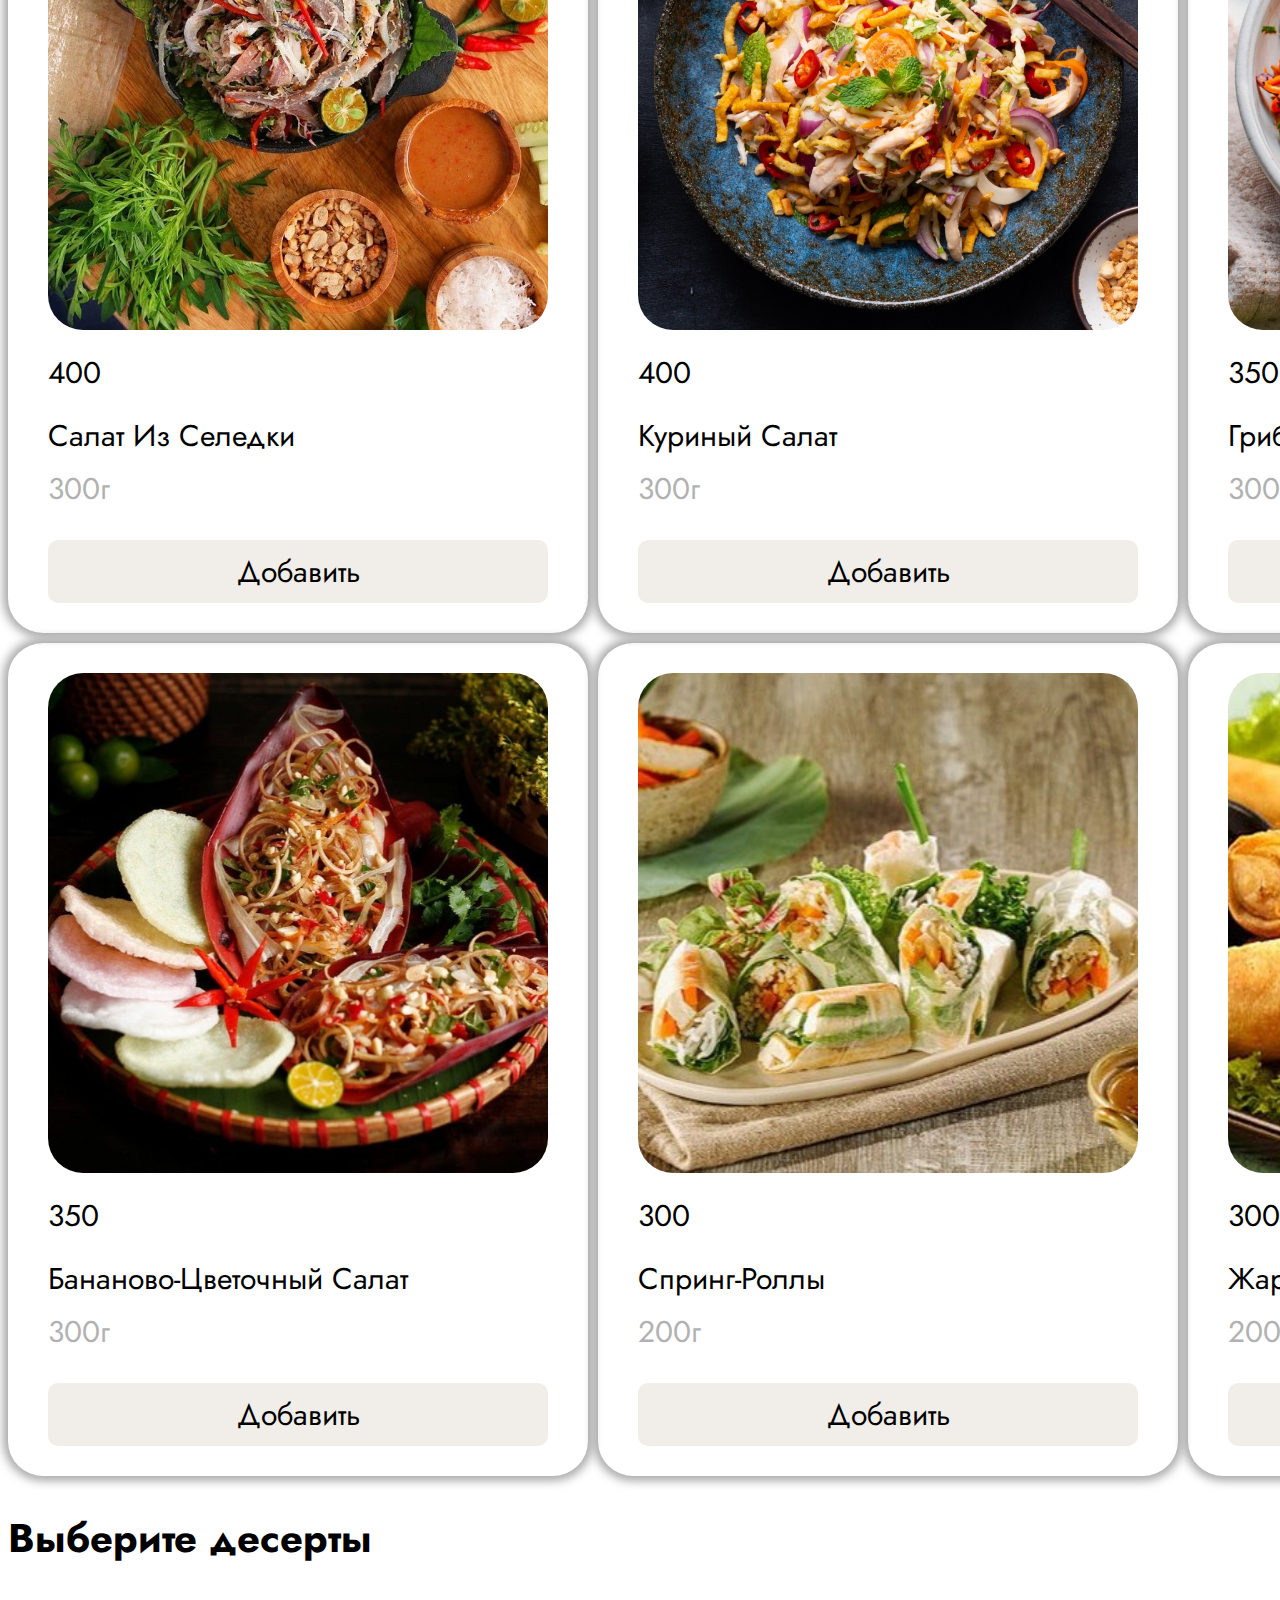
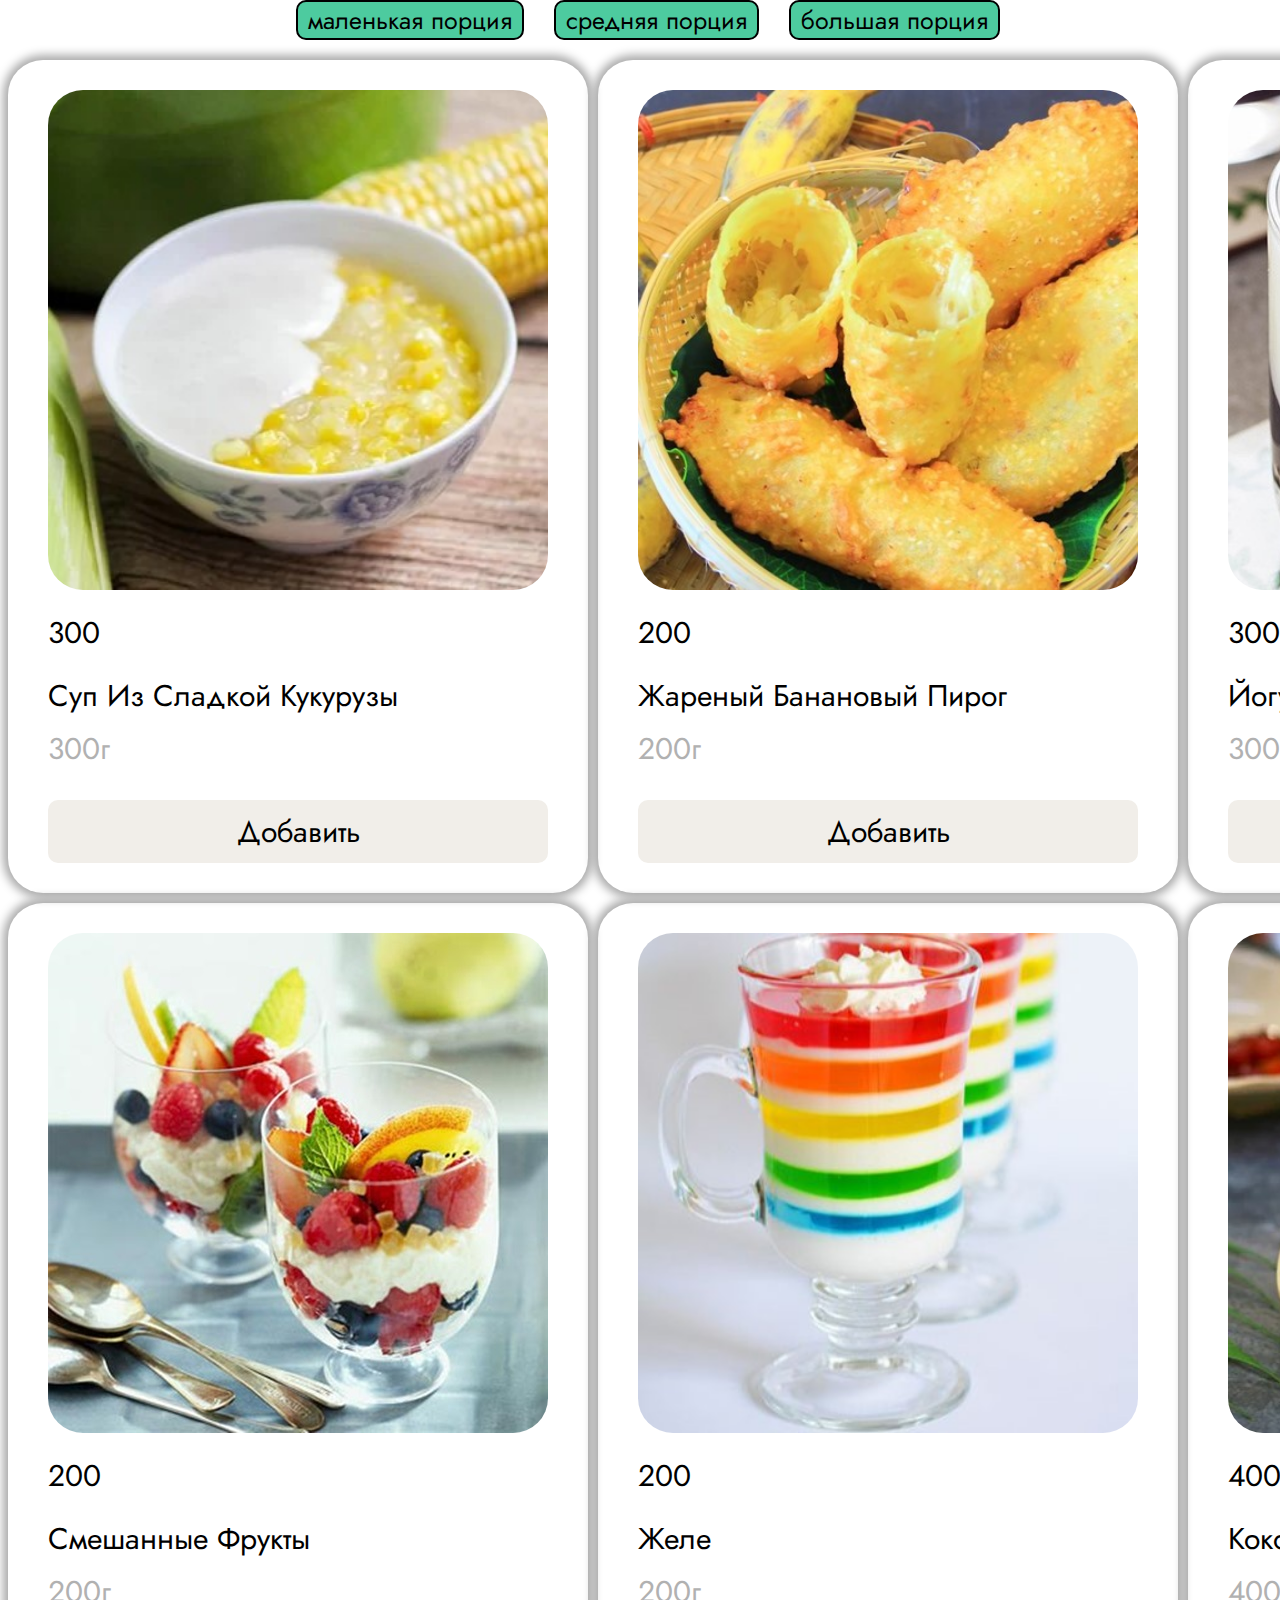
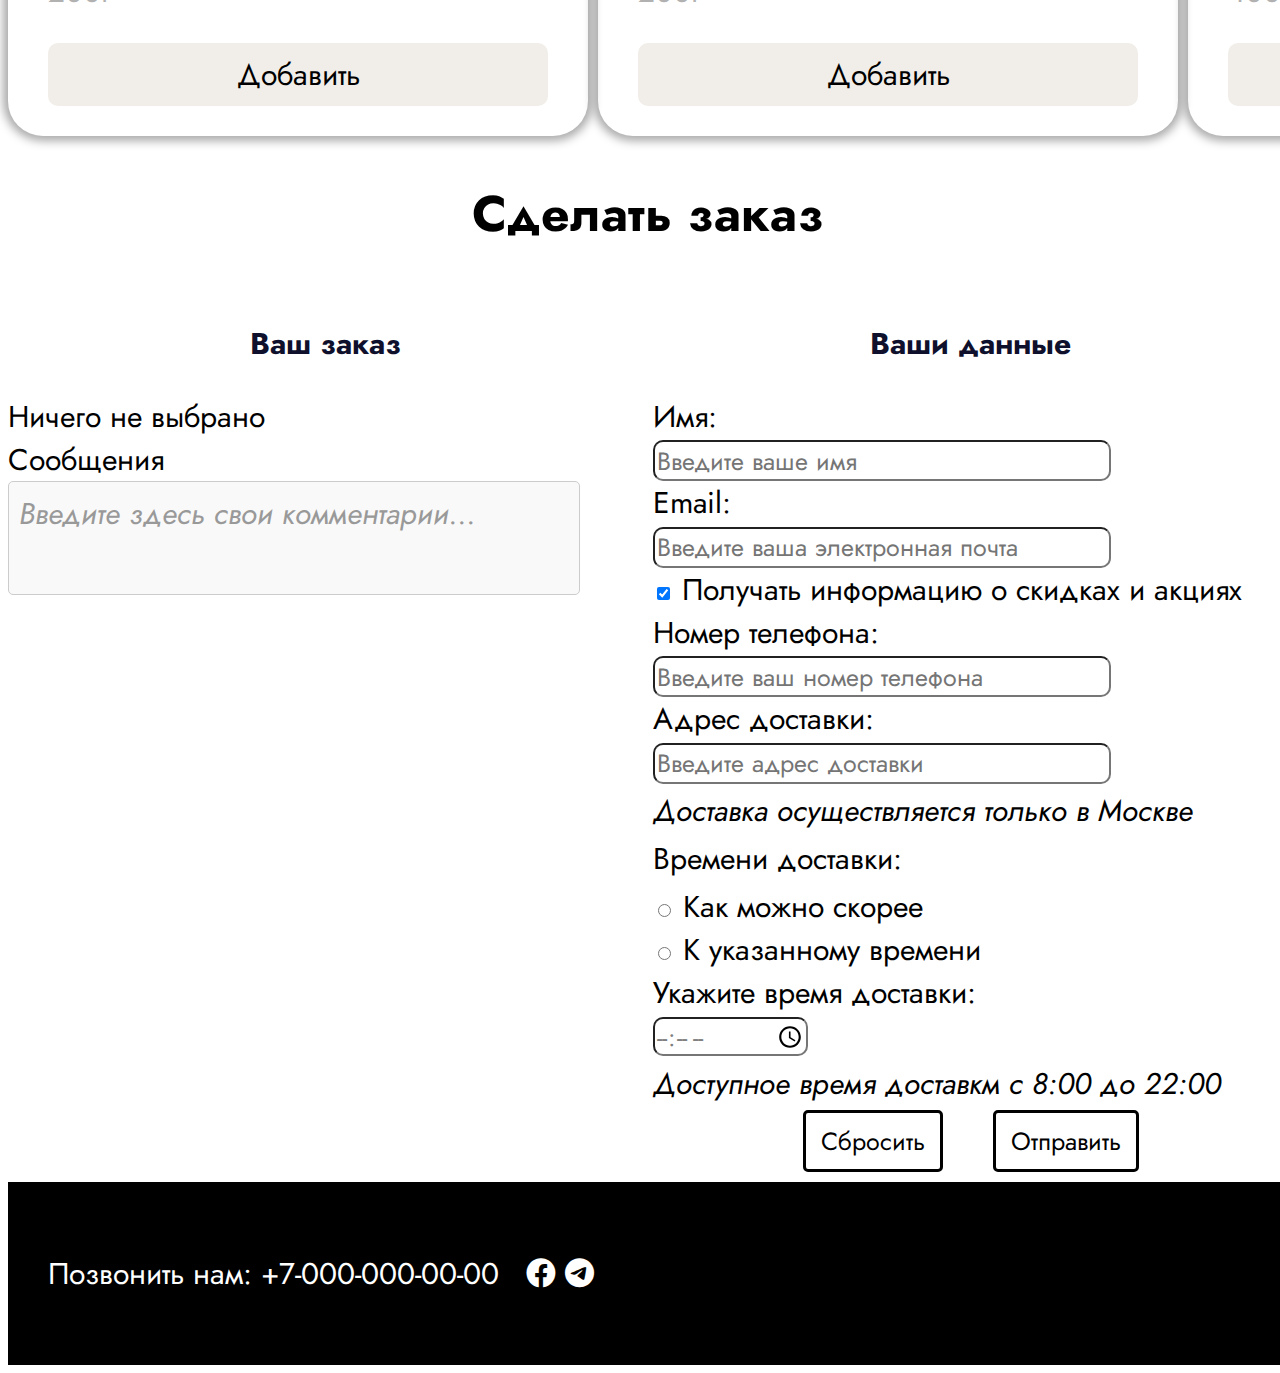
<file: lab 5/pack-lunch.html>
<!DOCTYPE html>
<html lang="ru">
<head>
    <meta charset="UTF-8">
    <meta name="viewport" content="width=device-width, initial-scale=1.0">
    <link href="https://fonts.googleapis.com/css2?family=Jost:ital,wght@0,100..900;1,100..900&display=swap" rel="stylesheet">
    <link rel="stylesheet" href="https://cdnjs.cloudflare.com/ajax/libs/font-awesome/6.0.0-beta3/css/all.min.css">
    <link rel="stylesheet" href="pack-lunch.css">
    <title>Home web page - Vietfood Company - Lunch</title>
</head>
<body>
    <header>
        <h1 >Viet Food</h1>
        <nav class="nav1">
            <a href="index.html">О нас</a>
            <a href="#lunch" id="main-page">Собрать ланч</a>
            <a href="#oder">Заказы</a>
            <a href="#contacts">Контакты</a>
        </nav>
    </header>
    <main>
        <section class="soup-food FilterProcess">
            <h2 class="kind-food">Выберите суп</h2>
            <div class="filter">
                <div class="button-filter" id="fish-soups">
                    <input type="submit" value="рыбный" data-kind="fish">
                </div>
                <div class="button-filter" id="meat-soups">
                    <input type="submit" value="мясной" data-kind="meat">
                </div>
                <div class="button-filter" id="vegetarian-soups">
                    <input type="submit" value="вегетарианский" data-kind="vegetarian">
                </div>
            </div>
            <div class="block-food" data-array="array-soups">
                <!-- <div class="food">
                    <div class="photo"><img src="img/soup1.jpg" alt="Pho" class="photo-food"></div>
                    <p class="price">450₽</p>
                    <p class="name-food">Фо Бо</p>
                    <p class="weight-volume">600г</p>
                    <div class="button">
                        <input type="submit" value="Добавить">
                    </div>
                </div>
                <div class="food">
                    <div class="photo"><img src="img/soup2.jpg" alt="Tom ym" class="photo-food"></div>
                    <p class="price">480₽</p>
                    <p class="name-food">Том Ям</p>
                    <p class="weight-volume">650г</p>
                    <div class="button">
                        <input type="submit" value="Добавить">
                    </div>
                </div>
                <div class="food">
                    <div class="photo"><img src="img/soup3.jpg" alt="crab soup" class="photo-food"></div>
                    <p class="price">430₽</p>
                    <p class="name-food">Крабовый Суп</p>
                    <p class="weight-volume">500г</p>
                    <div class="button">
                        <input type="submit" value="Добавить">
                    </div>
                </div> -->
            </div>
        </section>
        
        <section class="main-food FilterProcess">
            <h2 class="kind-food">Выберите основное блюдо</h2>
            <div class="filter">
                <div class="button-filter" id="fish-maindish">
                    <input type="submit" value="рыбное" data-kind="fish">
                </div>
                <div class="button-filter" id="meat-maindish">
                    <input type="submit" value="мясное" data-kind="meat">
                </div>
                <div class="button-filter" id="vegetarian-maindish">
                    <input type="submit" value="вегетарианское" data-kind="vegetarian">
                </div>
            </div>
            <div class="block-food" data-array="array-maindishes">
                <!-- <div class="food">
                    <div class="photo"><img src="img/mainfood1.jpg" alt="fried rice" class="photo-food"></div>
                    <p class="price">550₽</p>
                    <p class="name-food">Жареный Рис С  Морепродуктами</p>
                    <p class="weight-volume">700г</p>
                    <div class="button">
                        <input type="submit" value="Добавить">
                    </div>
                </div>
                <div class="food">
                    <div class="photo"><img src="img/mainfood2.jpg" alt="fried noodles" class="photo-food"></div>
                    <p class="price">520₽</p>
                    <p class="name-food">Жареная Лапша С Говядиной</p>
                    <p class="weight-volume">700г</p>
                    <div class="button">
                        <input type="submit" value="Добавить">
                    </div>
                </div>
                <div class="food">
                    <div class="photo"><img src="img/mainfood3.jpg" alt="sweet and sour chicken rice" class="photo-food"></div>
                    <p class="price">600₽</p>
                    <p class="name-food">Кисло-Сладкий Куриный С Рис</p>
                    <p class="weight-volume">700г</p>
                    <div class="button">
                        <input type="submit" value="Добавить">
                    </div>
                </div> -->
            </div>
        </section>

        <section class="drink FilterProcess">
            <h2 class="kind-food">Выберите напиток</h2>
            <div class="filter">
                <div class="button-filter" id="drink-hot">
                    <input type="submit" value="горячий" data-kind="hot">
                </div>
                <div class="button-filter" id="drink-cold">
                    <input type="submit" value="холодный" data-kind="cold">
                </div>
            </div>
            <div class="block-food" data-array="array-drinks">
                <!-- <div class="food">
                    <div class="photo"><img src="img/drink1.jpg" alt="drink1" class="photo-food"></div>
                    <p class="price">400₽</p>
                    <p class="name-food">Авокадо Шейк</p>
                    <p class="weight-volume">500 мл</p>
                    <div class="button">
                        <input type="submit" value="Добавить">
                    </div>
                </div>
                <div class="food">
                    <div class="photo"><img src="img/drink2.jpg" alt="drink2" class="photo-food"></div>
                    <p class="price">400₽</p>
                    <p class="name-food">Манго Шейк</p>
                    <p class="weight-volume">500 мл</p>
                    <div class="button">
                        <input type="submit" value="Добавить">
                    </div>
                </div>
                <div class="food">
                    <div class="photo"><img src="img/drink3.jpg" alt="drink3" class="photo-food"></div>
                    <p class="price">400₽</p>
                    <p class="name-food">Драконий Фрукт Шейк</p>
                    <p class="weight-volume">500 мл</p>
                    <div class="button">
                        <input type="submit" value="Добавить">
                    </div>
                </div> -->
            </div>
        </section>

        <section class="salad-starter FilterProcess">
            <h2 class="kind-food">Выберите салаты и стартеры</h2>
            <div class="filter">
                <div class="button-filter" id="fish-salad">
                    <input type="submit" value="рыбный" data-kind="fish">
                </div>
                <div class="button-filter" id="meat-salad">
                    <input type="submit" value="мясной" data-kind="meat">
                </div>
                <div class="button-filter" id="vegetarian-salad">
                    <input type="submit" value="вегетарианский" data-kind="vegetarian">
                </div>
            </div>
            <div class="block-food" data-array="array-saladstarters">

            </div>
            </div>
        </section>

        <section class="desserts FilterProcess">
            <h2 class="kind-food">Выберите десерты</h2>
            <div class="filter">
                <div class="button-filter" id="small-portion">
                    <input type="submit" value="маленькая порция" data-kind="small">
                </div>
                <div class="button-filter" id="medium-portion">
                    <input type="submit" value="средняя порция" data-kind="medium">
                </div>
                <div class="button-filter" id="lagre-portion">
                    <input type="submit" value="большая порция" data-kind="lagre">
                </div>
            </div>
            <div class="block-food" data-array="array-desserts">

            </div>
        </section>

        <section class="main-order">
            <h2 class="place-order">Сделать заказ</h2>
                <form action="https://httpbin.org/post" method="post" class="form-order">
                <div class="customer-order">
                    <p class="name-oder">Ваш заказ</p>
                    <!-- <div class="choose-food">
                        <label for="soup">Суп:</label> <br>
                        <select id="soup" name="soup" required>
                            <option value="">--Выберите суп--</option>
                            <option value="Pho-Bo">Фо Бо</option>
                            <option value="Tom-Ym">Том Ям</option>
                            <option value="Crab-Soup">Крабовый Суп</option>
                        </select>
                    </div>
                    <div class="choose-food">
                        <label for="main-food">Главное блюдо:</label> <br>
                        <select id="main-food" name="main-food" required>
                            <option value="">--Выберите главное блюдо--</option>
                            <option value="Fried-Rice">Жаренный Рис С Морепродуктами</option>
                            <option value="Fried-Noodles">Жаренная Лаша С Говядиной</option>
                            <option value="Sweet and Sour Chicken">Кисло-Сладкий Куриный С Рис</option>
                        </select>
                    </div>
                    <div class="choose-food">
                        <label for="drink">Суп:</label> <br>
                        <select id="drink" name="drink" required>
                            <option value="">--Выберите суп--</option>
                            <option value="Avocado">Авокадо Шейк</option>
                            <option value="Mango">Манго Шейк</option>
                            <option value="Dragon Fruit">Драконий Фрукт Шейк</option>
                        </select>
                    </div> -->

                    <div class="order-section" id="order-section" >Ничего не выбрано</div>
                    <div class="table-choose" id="table-choose" >
                    <div class="choose-food">
                        <label for="soup"><b>Суп:</b></label>
                        <div id="soup-order">Ничего не выбрано</div>
                        <input type="hidden" id="hidden-soup" name="soup" value="" required>
                    </div>
                    <div class="choose-food">
                        <label for="main-food"><b>Главное блюдо:</b></label>
                        <div id="main-dish-order">Ничего не выбрано</div>
                        <input type="hidden" id="hidden-main-dish" name="main-food" value="" required>
                    </div>
                    <div class="choose-food">
                        <label for="saladstarter"><b>Салаты и Стартеры:</b></label>
                        <div id="saladstarter-order">Ничего не выбрано</div>
                        <input type="hidden" id="hidden-saladstarter" name="saladstarter" value="" required>
                    </div>
                    <div class="choose-food">
                        <label for="drink"><b>Напиток:</b></label>
                        <div id="drink-order">Ничего не выбрано</div>
                        <input type="hidden" id="hidden-drink" name="drink" value="" required>
                    </div>
                    <div class="choose-food">
                        <label for="dessert"><b>Десерты:</b></label>
                        <div id="dessert-order">Ничего не выбрано</div>
                        <input type="hidden" id="hidden-dessert" name="dessert" value="" required>
                    </div>
                    <div class="choose-food total">
                        <label for="total-order"><b>Стоимость:&nbsp;</b></label>
                        <div id="total-order">0</div>
                        <input type="hidden" id="hidden-total" name="total-order" value="">
                    </div>
                    </div>



                    <div class="message-text">
                        <label for="feedback">Сообщения</label> <br>
                        <textarea id="feedback" name="feedback" rows="4" cols="87" placeholder="Введите здесь свои комментарии..."></textarea>
                    </div>
                </div>
    
                <div class="customer-form">
                    <p class="name-oder">Ваши данные</p>
                    <div class="text-form">
                        <label for="name">Имя:</label><br>
                        <input type="text" name="name" id="name" class="textform" required placeholder="Введите ваше имя" >
                    </div>
                    <div class="text-form">
                        <label for="email">Email:</label> <br>
                        <input type="email" name="email" id="email" class="textform" required placeholder="Введите ваша электронная почта">
                    </div>
                    <div class="form-checkbox1">
                        <input type="checkbox" name="checkbox" id="checkbox" class="custom-radio" checked>
                        <label for="checkbox">Получать информацию о скидках и акциях</label>
                     </div>
                     <div class="text-form">
                        <label for="number-tel">Номер телефона:</label><br>
                        <input type="tel" name="number-tel" id="number-tel" class="textform" required placeholder="Введите ваш номер телефона">
                    </div>
                    <div class="text-form">
                        <label for="address">Адрес доставки:</label> <br>
                        <input type="text" name="address" id="address" class="textform" required placeholder="Введите адрес доставки">
                        <p class="lol"><i>Доставка осуществляется только в Москве</i></p>
                    </div>
                    <div class="radio-buttons">
                        <p class="radio-buttons-text">Времени доставки:</p>
                        <label>
                            <input type="radio" name="delivery-time" value="as-soon-as-possible" required> Как можно скорее
                        </label><br>
                        <label>
                            <input type="radio" name="delivery-time" value="at-specified-time"> К указанному времени
                        </label>
                    </div>
                    <div class="text-form">
                        <label for="time">Укажите время  доставки:</label><br>
                        <input type="time" name="time" id="time" min="07:00" max="23:00" step="300" class="textform" required >
                    </div>
                    <div class="comfirm">
                        <p class="lol"><i>Доступное время доставкм с 8:00 до 22:00</i></p>
                        <div class="buttons">
                            <div class="form-submit">
                                <input type="reset" value="Сбросить">
                            </div>
                            <div class="form-submit">
                                <input type="submit" value="Отправить">
                            </div>
                    </div>
                    </div>
    
                </div>
            </form>
            </section>

    </main>
    <footer id="contacts">
        <p>
          Позвонить нам: <a href="tel:+7-000-000-00-00">+7-000-000-00-00</a>
          &nbsp;
          <a href="https://www.facebook.com" target="_blank" class="icon"><i class="fa-brands fa-facebook"></i></a>
          <a href="https://web.telegram.org/a/" target="_blank" class="icon"><i class="fa-brands fa-telegram"></i></a>
        </p>
    </footer> 

    <script src="ArrayFood.js"></script>
    <script src="DisplayFood.js"></script>
    <script src="MakeOder.js"></script>
    <script src="Filter.js"></script>
</body>
</html>
</file>
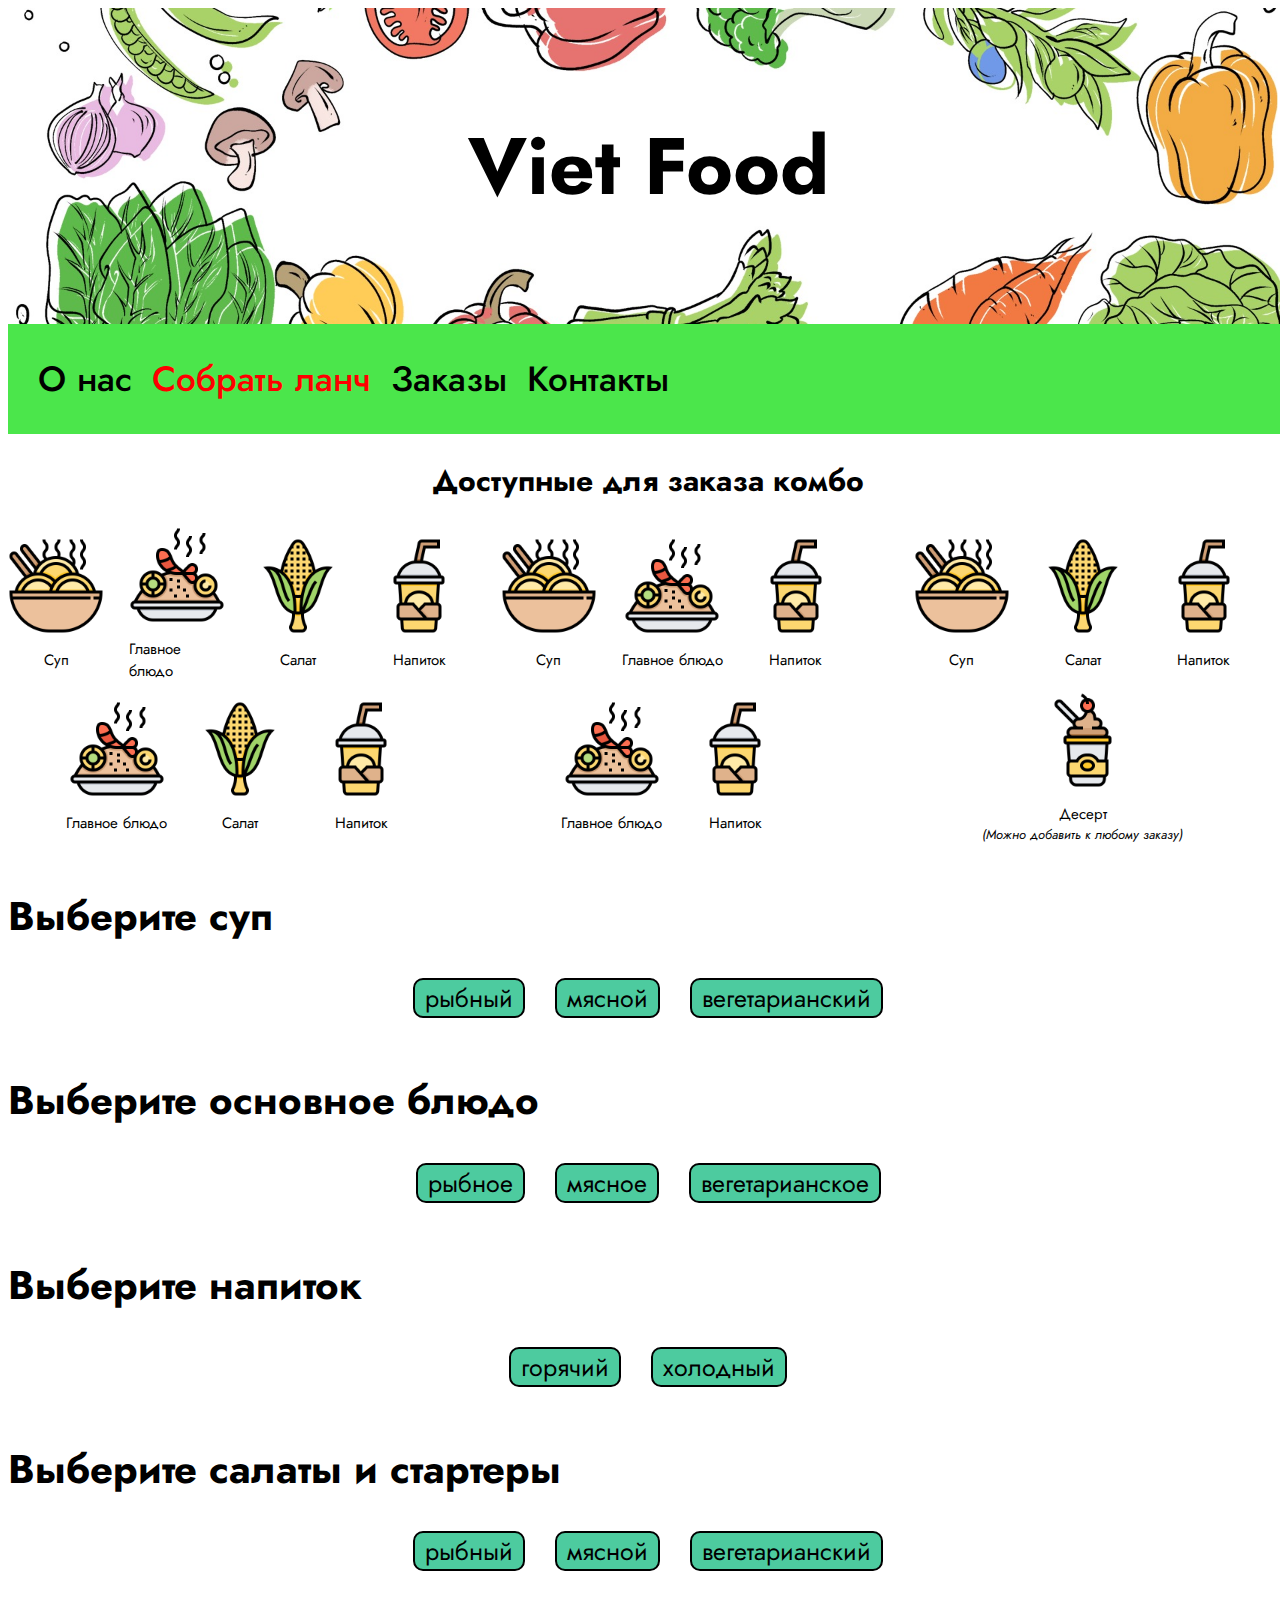
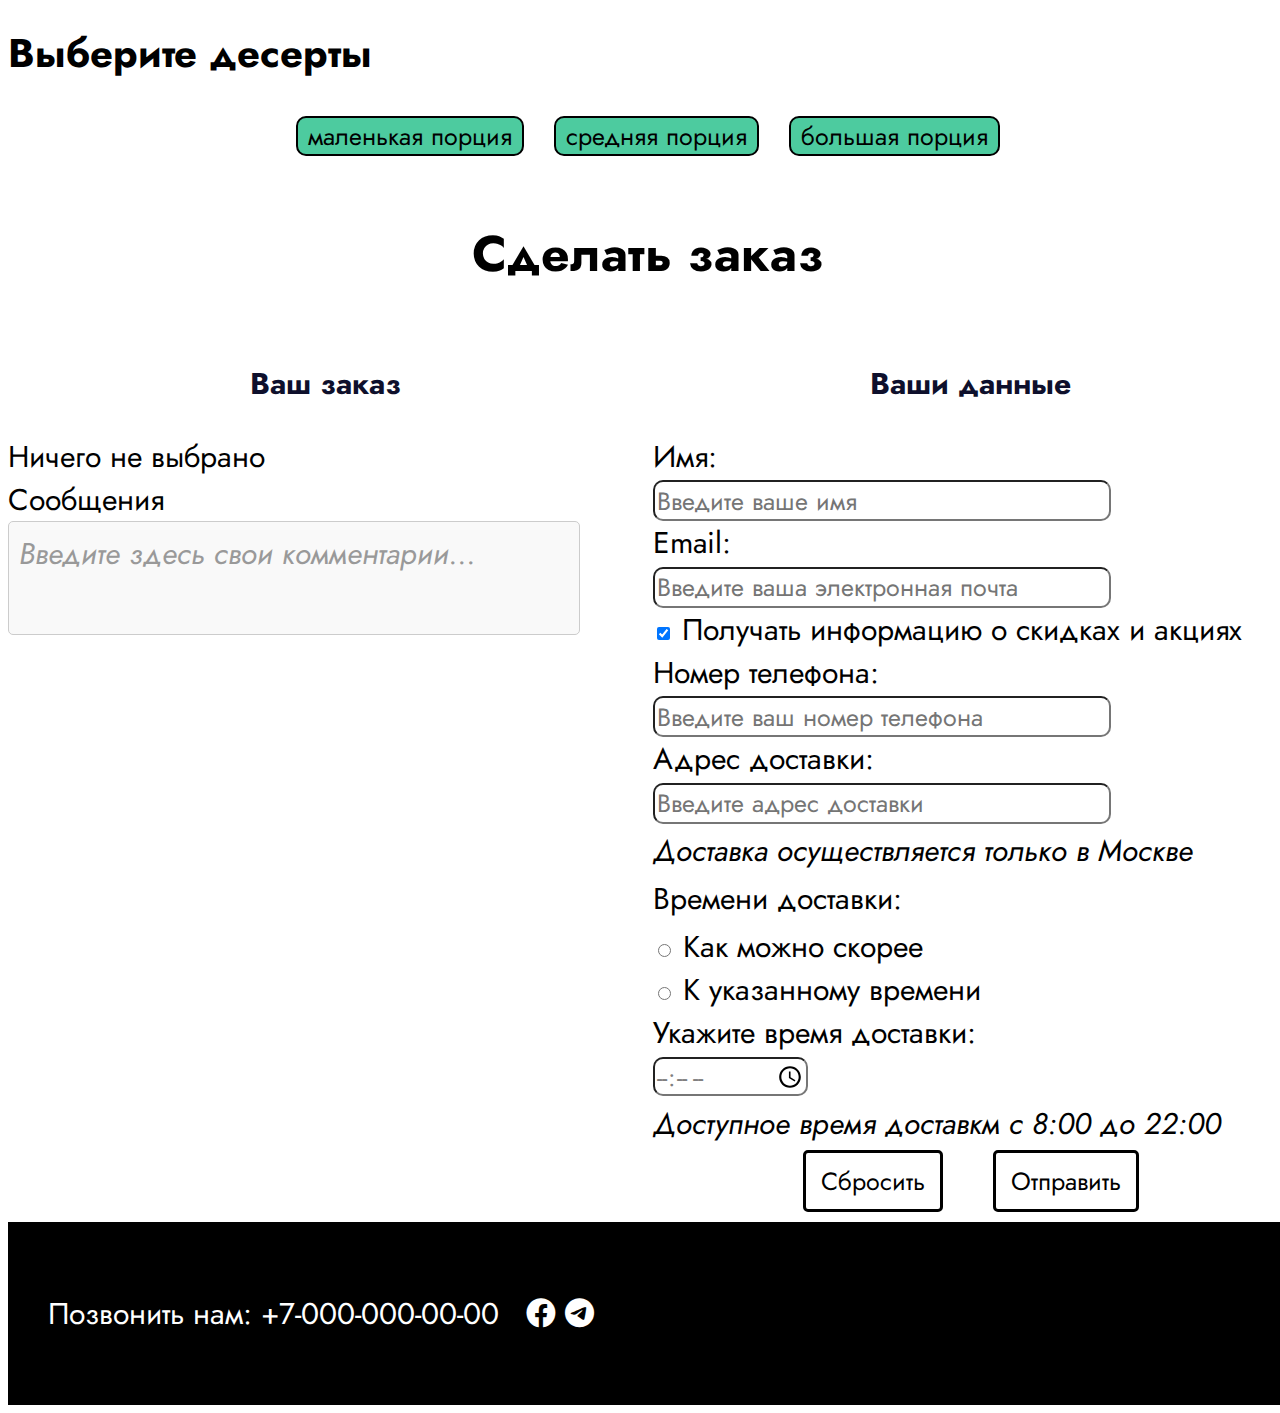
<file: lab 7/pack-lunch.html>
<!DOCTYPE html>
<html lang="ru">

<head>
    <meta charset="UTF-8">
    <meta name="viewport" content="width=device-width, initial-scale=1.0">
    <link href="https://fonts.googleapis.com/css2?family=Jost:ital,wght@0,100..900;1,100..900&display=swap"
        rel="stylesheet">
    <link rel="stylesheet" href="https://cdnjs.cloudflare.com/ajax/libs/font-awesome/6.0.0-beta3/css/all.min.css">
    <link rel="stylesheet" href="pack-lunch.css">
    <title>Home web page - Vietfood Company - Lunch</title>
</head>

<body>
    <header>
        <h1>Viet Food</h1>
        <nav class="nav1">
            <a href="index.html">О нас</a>
            <a href="#lunch" id="main-page">Собрать ланч</a>
            <a href="#oder">Заказы</a>
            <a href="#contacts">Контакты</a>
        </nav>
    </header>
    <main>
        <section class="combo">
            <h2 class="intro-combo">Доступные для заказа комбо</h2>
            <div class="combo-lunch">
                <div class="option">
                    <div class="block-icon">
                        <img src="icons/soup.png" alt="soup" class="img-icon">
                        <p class="name-icon">Суп</p>
                    </div>
                    <div class="block-icon">
                        <img src="icons/main.png" alt="mainfood" class="img-icon">
                        <p class="name-icon">Главное блюдо</p>
                    </div>
                    <div class="block-icon">
                        <img src="icons/salad.png" alt="salad" class="img-icon">
                        <p class="name-icon">Салат</p>
                    </div>
                    <div class="block-icon">
                        <img src="icons/drink.png" alt="drink" class="img-icon">
                        <p class="name-icon">Напиток</p>
                    </div>
                </div>

                <div class="option">
                    <div class="block-icon">
                        <img src="icons/soup.png" alt="soup" class="img-icon">
                        <p class="name-icon">Суп</p>
                    </div>
                    <div class="block-icon">
                        <img src="icons/main.png" alt="main food" class="img-icon">
                        <p class="name-icon">Главное блюдо</p>
                    </div>
                    <div class="block-icon">
                        <img src="icons/drink.png" alt="drink" class="img-icon">
                        <p class="name-icon">Напиток</p>
                    </div>
                </div>

                <div class="option">
                    <div class="block-icon">
                        <img src="icons/soup.png" alt="soup" class="img-icon">
                        <p class="name-icon">Суп</p>
                    </div>
                    <div class="block-icon">
                        <img src="icons/salad.png" alt="salad" class="img-icon">
                        <p class="name-icon">Салат</p>
                    </div>
                    <div class="block-icon">
                        <img src="icons/drink.png" alt="drink" class="img-icon">
                        <p class="name-icon">Напиток</p>
                    </div>
                </div>

                <div class="option">
                    <div class="block-icon">
                        <img src="icons/main.png" alt="mainfood" class="img-icon">
                        <p class="name-icon">Главное блюдо</p>
                    </div>
                    <div class="block-icon">
                        <img src="icons/salad.png" alt="salad" class="img-icon">
                        <p class="name-icon">Салат</p>
                    </div>
                    <div class="block-icon">
                        <img src="icons/drink.png" alt="drink" class="img-icon">
                        <p class="name-icon">Напиток</p>
                    </div>
                </div>

                <div class="option">
                    <div class="block-icon">
                        <img src="icons/main.png" alt="mainfood" class="img-icon">
                        <p class="name-icon">Главное блюдо</p>
                    </div>
                    <div class="block-icon">
                        <img src="icons/drink.png" alt="drink" class="img-icon">
                        <p class="name-icon">Напиток</p>
                    </div>
                </div>

                <div class="option">
                    <div class="block-icon">
                        <img src="icons/desert.png" alt="dessert" class="img-icon">
                        <p class="name-icon">Десерт</p>
                        <i class="note-combo">(Можно добавить к любому заказу)</i>
                    </div>
                </div>
            </div>
        </section>
        <section class="soup-food FilterProcess">
            <h2 class="kind-food">Выберите суп</h2>
            <div class="filter">
                <div class="button-filter" id="fish-soups">
                    <input type="submit" value="рыбный" data-kind="fish">
                </div>
                <div class="button-filter" id="meat-soups">
                    <input type="submit" value="мясной" data-kind="meat">
                </div>
                <div class="button-filter" id="vegetarian-soups">
                    <input type="submit" value="вегетарианский" data-kind="veg">
                </div>
            </div>
            <div class="block-food" data-array="array-soups">
                <!-- <div class="food">
                    <div class="photo"><img src="img/soup1.jpg" alt="Pho" class="photo-food"></div>
                    <p class="price">450₽</p>
                    <p class="name-food">Фо Бо</p>
                    <p class="weight-volume">600г</p>
                    <div class="button">
                        <input type="submit" value="Добавить">
                    </div>
                </div>
                <div class="food">
                    <div class="photo"><img src="img/soup2.jpg" alt="Tom ym" class="photo-food"></div>
                    <p class="price">480₽</p>
                    <p class="name-food">Том Ям</p>
                    <p class="weight-volume">650г</p>
                    <div class="button">
                        <input type="submit" value="Добавить">
                    </div>
                </div>
                <div class="food">
                    <div class="photo"><img src="img/soup3.jpg" alt="crab soup" class="photo-food"></div>
                    <p class="price">430₽</p>
                    <p class="name-food">Крабовый Суп</p>
                    <p class="weight-volume">500г</p>
                    <div class="button">
                        <input type="submit" value="Добавить">
                    </div>
                </div> -->
            </div>
        </section>

        <section class="main-food FilterProcess">
            <h2 class="kind-food">Выберите основное блюдо</h2>
            <div class="filter">
                <div class="button-filter" id="fish-maindish">
                    <input type="submit" value="рыбное" data-kind="fish">
                </div>
                <div class="button-filter" id="meat-maindish">
                    <input type="submit" value="мясное" data-kind="meat">
                </div>
                <div class="button-filter" id="vegetarian-maindish">
                    <input type="submit" value="вегетарианское" data-kind="veg">
                </div>
            </div>
            <div class="block-food" data-array="array-maindishes">
                <!-- <div class="food">
                    <div class="photo"><img src="img/mainfood1.jpg" alt="fried rice" class="photo-food"></div>
                    <p class="price">550₽</p>
                    <p class="name-food">Жареный Рис С  Морепродуктами</p>
                    <p class="weight-volume">700г</p>
                    <div class="button">
                        <input type="submit" value="Добавить">
                    </div>
                </div>
                <div class="food">
                    <div class="photo"><img src="img/mainfood2.jpg" alt="fried noodles" class="photo-food"></div>
                    <p class="price">520₽</p>
                    <p class="name-food">Жареная Лапша С Говядиной</p>
                    <p class="weight-volume">700г</p>
                    <div class="button">
                        <input type="submit" value="Добавить">
                    </div>
                </div>
                <div class="food">
                    <div class="photo"><img src="img/mainfood3.jpg" alt="sweet and sour chicken rice" class="photo-food"></div>
                    <p class="price">600₽</p>
                    <p class="name-food">Кисло-Сладкий Куриный С Рис</p>
                    <p class="weight-volume">700г</p>
                    <div class="button">
                        <input type="submit" value="Добавить">
                    </div>
                </div> -->
            </div>
        </section>

        <section class="drink FilterProcess">
            <h2 class="kind-food">Выберите напиток</h2>
            <div class="filter">
                <div class="button-filter" id="drink-hot">
                    <input type="submit" value="горячий" data-kind="hot">
                </div>
                <div class="button-filter" id="drink-cold">
                    <input type="submit" value="холодный" data-kind="cold">
                </div>
            </div>
            <div class="block-food" data-array="array-drinks">
                <!-- <div class="food">
                    <div class="photo"><img src="img/drink1.jpg" alt="drink1" class="photo-food"></div>
                    <p class="price">400₽</p>
                    <p class="name-food">Авокадо Шейк</p>
                    <p class="weight-volume">500 мл</p>
                    <div class="button">
                        <input type="submit" value="Добавить">
                    </div>
                </div>
                <div class="food">
                    <div class="photo"><img src="img/drink2.jpg" alt="drink2" class="photo-food"></div>
                    <p class="price">400₽</p>
                    <p class="name-food">Манго Шейк</p>
                    <p class="weight-volume">500 мл</p>
                    <div class="button">
                        <input type="submit" value="Добавить">
                    </div>
                </div>
                <div class="food">
                    <div class="photo"><img src="img/drink3.jpg" alt="drink3" class="photo-food"></div>
                    <p class="price">400₽</p>
                    <p class="name-food">Драконий Фрукт Шейк</p>
                    <p class="weight-volume">500 мл</p>
                    <div class="button">
                        <input type="submit" value="Добавить">
                    </div>
                </div> -->
            </div>
        </section>

        <section class="salad-starter FilterProcess">
            <h2 class="kind-food">Выберите салаты и стартеры</h2>
            <div class="filter">
                <div class="button-filter" id="fish-salad">
                    <input type="submit" value="рыбный" data-kind="fish">
                </div>
                <div class="button-filter" id="meat-salad">
                    <input type="submit" value="мясной" data-kind="meat">
                </div>
                <div class="button-filter" id="vegetarian-salad">
                    <input type="submit" value="вегетарианский" data-kind="veg">
                </div>
            </div>
            <div class="block-food" data-array="array-saladstarters">

            </div>
            </div>
        </section>

        <section class="desserts FilterProcess">
            <h2 class="kind-food">Выберите десерты</h2>
            <div class="filter">
                <div class="button-filter" id="small-portion">
                    <input type="submit" value="маленькая порция" data-kind="small">
                </div>
                <div class="button-filter" id="medium-portion">
                    <input type="submit" value="средняя порция" data-kind="medium">
                </div>
                <div class="button-filter" id="lagre-portion">
                    <input type="submit" value="большая порция" data-kind="large">
                </div>
            </div>
            <div class="block-food" data-array="array-desserts">

            </div>
        </section>

        <section class="main-order">
            <h2 class="place-order">Сделать заказ</h2>
            <form action="https://httpbin.org/post" method="post" class="form-order">
                <div class="customer-order">
                    <p class="name-oder">Ваш заказ</p>
                    <!-- <div class="choose-food">
                        <label for="soup">Суп:</label> <br>
                        <select id="soup" name="soup" required>
                            <option value="">--Выберите суп--</option>
                            <option value="Pho-Bo">Фо Бо</option>
                            <option value="Tom-Ym">Том Ям</option>
                            <option value="Crab-Soup">Крабовый Суп</option>
                        </select>
                    </div>
                    <div class="choose-food">
                        <label for="main-food">Главное блюдо:</label> <br>
                        <select id="main-food" name="main-food" required>
                            <option value="">--Выберите главное блюдо--</option>
                            <option value="Fried-Rice">Жаренный Рис С Морепродуктами</option>
                            <option value="Fried-Noodles">Жаренная Лаша С Говядиной</option>
                            <option value="Sweet and Sour Chicken">Кисло-Сладкий Куриный С Рис</option>
                        </select>
                    </div>
                    <div class="choose-food">
                        <label for="drink">Суп:</label> <br>
                        <select id="drink" name="drink" required>
                            <option value="">--Выберите суп--</option>
                            <option value="Avocado">Авокадо Шейк</option>
                            <option value="Mango">Манго Шейк</option>
                            <option value="Dragon Fruit">Драконий Фрукт Шейк</option>
                        </select>
                    </div> -->

                    <div class="order-section" id="order-section">Ничего не выбрано</div>
                    <div class="table-choose" id="table-choose">
                        <div class="choose-food">
                            <label for="soup"><b>Суп:</b></label>
                            <div id="soup-order">Ничего не выбрано</div>
                            <input type="hidden" id="hidden-soup" name="soup" value="" required>
                        </div>
                        <div class="choose-food">
                            <label for="main-food"><b>Главное блюдо:</b></label>
                            <div id="main-dish-order">Ничего не выбрано</div>
                            <input type="hidden" id="hidden-main-dish" name="main-food" value="" required>
                        </div>
                        <div class="choose-food">
                            <label for="saladstarter"><b>Салаты и Стартеры:</b></label>
                            <div id="saladstarter-order">Ничего не выбрано</div>
                            <input type="hidden" id="hidden-saladstarter" name="saladstarter" value="" required>
                        </div>
                        <div class="choose-food">
                            <label for="drink"><b>Напиток:</b></label>
                            <div id="drink-order">Ничего не выбрано</div>
                            <input type="hidden" id="hidden-drink" name="drink" value="" required>
                        </div>
                        <div class="choose-food">
                            <label for="dessert"><b>Десерты:</b></label>
                            <div id="dessert-order">Ничего не выбрано</div>
                            <input type="hidden" id="hidden-dessert" name="dessert" value="" required>
                        </div>
                        <div class="choose-food total">
                            <label for="total-order"><b>Стоимость:&nbsp;</b></label>
                            <div id="total-order">0</div>
                            <input type="hidden" id="hidden-total" name="total-order" value="">
                        </div>
                    </div>



                    <div class="message-text">
                        <label for="feedback">Сообщения</label> <br>
                        <textarea id="feedback" name="feedback" rows="4" cols="87"
                            placeholder="Введите здесь свои комментарии..."></textarea>
                    </div>
                </div>

                <div class="customer-form">
                    <p class="name-oder">Ваши данные</p>
                    <div class="text-form">
                        <label for="name">Имя:</label><br>
                        <input type="text" name="name" id="name" class="textform" required
                            placeholder="Введите ваше имя">
                    </div>
                    <div class="text-form">
                        <label for="email">Email:</label> <br>
                        <input type="email" name="email" id="email" class="textform" required
                            placeholder="Введите ваша электронная почта">
                    </div>
                    <div class="form-checkbox1">
                        <input type="checkbox" name="checkbox" id="checkbox" class="custom-radio" checked>
                        <label for="checkbox">Получать информацию о скидках и акциях</label>
                    </div>
                    <div class="text-form">
                        <label for="number-tel">Номер телефона:</label><br>
                        <input type="tel" name="number-tel" id="number-tel" class="textform" required
                            placeholder="Введите ваш номер телефона">
                    </div>
                    <div class="text-form">
                        <label for="address">Адрес доставки:</label> <br>
                        <input type="text" name="address" id="address" class="textform" required
                            placeholder="Введите адрес доставки">
                        <p class="lol"><i>Доставка осуществляется только в Москве</i></p>
                    </div>
                    <div class="radio-buttons">
                        <p class="radio-buttons-text">Времени доставки:</p>
                        <label>
                            <input type="radio" name="delivery-time" value="as-soon-as-possible" required> Как можно
                            скорее
                        </label><br>
                        <label>
                            <input type="radio" name="delivery-time" value="at-specified-time"> К указанному времени
                        </label>
                    </div>
                    <div class="text-form">
                        <label for="time">Укажите время доставки:</label><br>
                        <input type="time" name="time" id="time" min="07:00" max="23:00" step="300" class="textform"
                            required>
                    </div>
                    <div class="comfirm">
                        <p class="lol"><i>Доступное время доставкм с 8:00 до 22:00</i></p>
                        <div class="buttons">
                            <div class="form-submit">
                                <input type="reset" value="Сбросить">
                            </div>
                            <div class="form-submit">
                                <input type="submit" value="Отправить">
                            </div>
                        </div>
                    </div>

                </div>
            </form>
        </section>

    </main>

    <!-- hop thoai thong báo lỗi -->
    <div class="messange-box">
        <p id="message-text">thông báo lỗi</p>
        <div class="block-button-massage">
            <button type="button" id="button-messange">Окей<img src="icons/ok.png" alt="ok"
                    class="icon-massage-box"></button>
        </div>
    </div>

    <footer id="contacts">
        <p>
            Позвонить нам: <a href="tel:+7-000-000-00-00">+7-000-000-00-00</a>
            &nbsp;
            <a href="https://www.facebook.com" target="_blank" class="icon" rel="noopener" alt="icon facebook"
                title="Visit Facebook"><i class="fa-brands fa-facebook"></i></a>
            <a href="https://web.telegram.org/a/" target="_blank" class="icon" rel="noopener" alt="icon telegram"
                title="Visit Telegram"><i class="fa-brands fa-telegram"></i></a>
        </p>
    </footer>

    <script src="loadDishes.js"></script>
    <script src="ArrayFood.js"></script>
    <script src="DisplayFood.js"></script>
    <script src="MakeOder.js"></script>
    <script src="Filter.js"></script>
    <script src="CheckForm.js"></script>

</body>

</html>
</file>
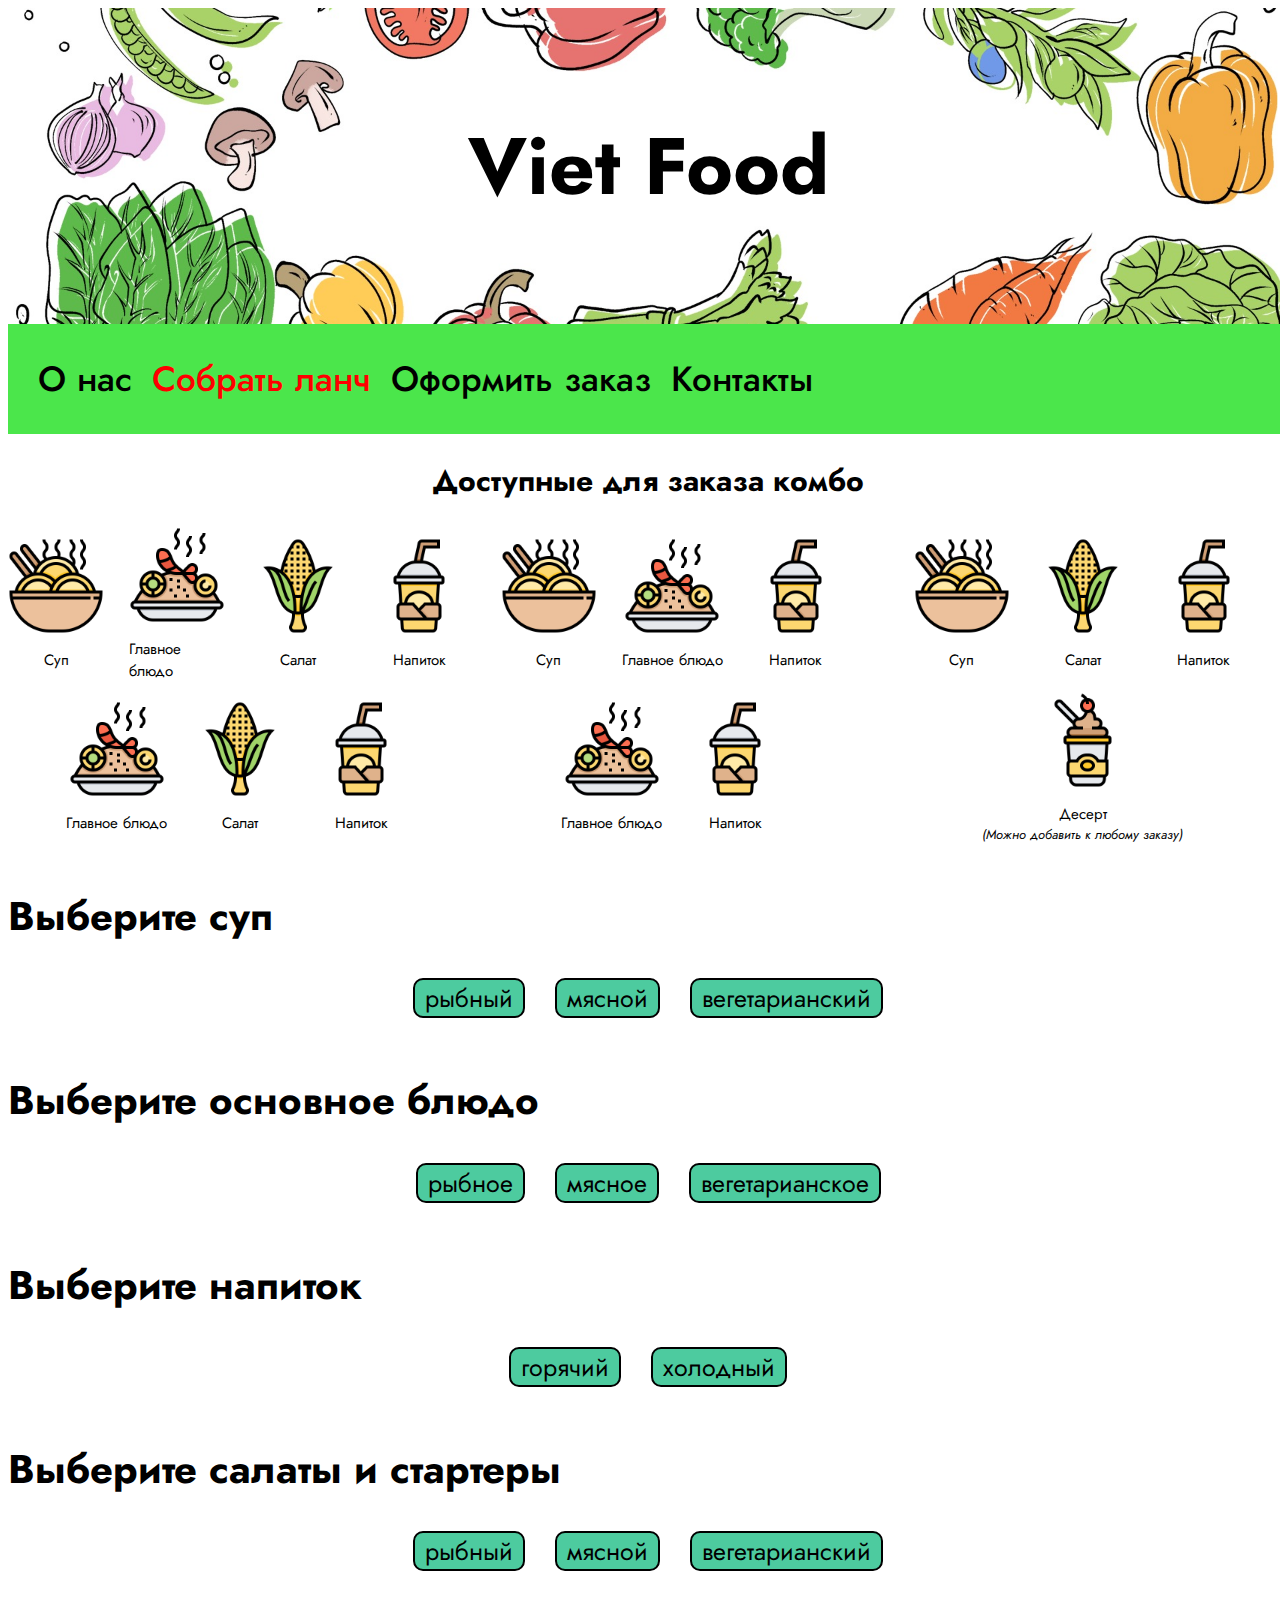
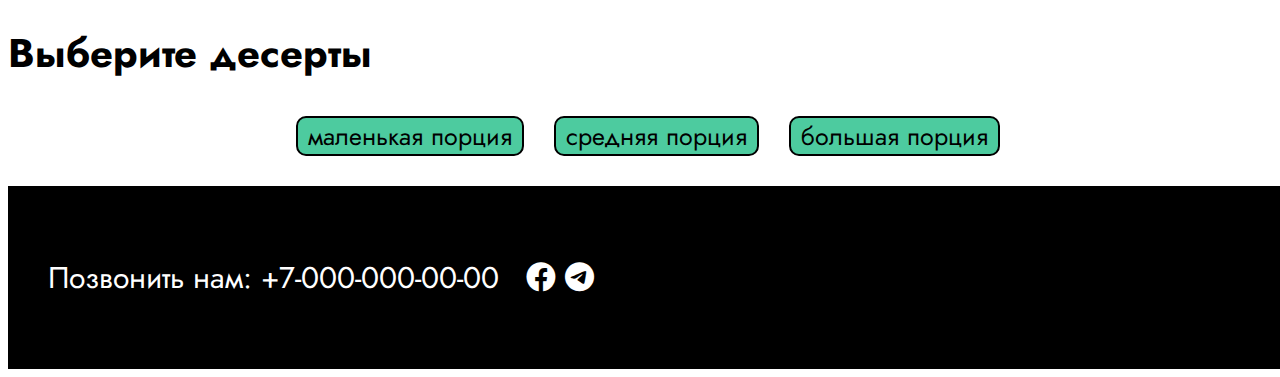
<file: lab 8/pack-lunch.html>
<!DOCTYPE html>
<html lang="ru">

<head>
    <meta charset="UTF-8">
    <meta name="viewport" content="width=device-width, initial-scale=1.0">
    <link href="https://fonts.googleapis.com/css2?family=Jost:ital,wght@0,100..900;1,100..900&display=swap"
        rel="stylesheet">
    <link rel="stylesheet" href="https://cdnjs.cloudflare.com/ajax/libs/font-awesome/6.0.0-beta3/css/all.min.css">
    <link rel="stylesheet" href="pack-lunch.css">
    <title>Home web page - Vietfood Company - Lunch</title>
</head>

<body>
    <header>
        <h1>Viet Food</h1>
        <nav class="nav1">
            <a href="index.html">О нас</a>
            <a href="#lunch" id="main-page">Собрать ланч</a>
            <a href="PlacingOder.html">Оформить заказ</a>
            <a href="#contacts">Контакты</a>
        </nav>
    </header>
    <main>
        <section class="combo">
            <h2 class="intro-combo">Доступные для заказа комбо</h2>
            <div class="combo-lunch">
                <div class="option">
                    <div class="block-icon">
                        <img src="icons/soup.png" alt="soup" class="img-icon">
                        <p class="name-icon">Суп</p>
                    </div>
                    <div class="block-icon">
                        <img src="icons/main.png" alt="mainfood" class="img-icon">
                        <p class="name-icon">Главное блюдо</p>
                    </div>
                    <div class="block-icon">
                        <img src="icons/salad.png" alt="salad" class="img-icon">
                        <p class="name-icon">Салат</p>
                    </div>
                    <div class="block-icon">
                        <img src="icons/drink.png" alt="drink" class="img-icon">
                        <p class="name-icon">Напиток</p>
                    </div>
                </div>

                <div class="option">
                    <div class="block-icon">
                        <img src="icons/soup.png" alt="soup" class="img-icon">
                        <p class="name-icon">Суп</p>
                    </div>
                    <div class="block-icon">
                        <img src="icons/main.png" alt="main food" class="img-icon">
                        <p class="name-icon">Главное блюдо</p>
                    </div>
                    <div class="block-icon">
                        <img src="icons/drink.png" alt="drink" class="img-icon">
                        <p class="name-icon">Напиток</p>
                    </div>
                </div>

                <div class="option">
                    <div class="block-icon">
                        <img src="icons/soup.png" alt="soup" class="img-icon">
                        <p class="name-icon">Суп</p>
                    </div>
                    <div class="block-icon">
                        <img src="icons/salad.png" alt="salad" class="img-icon">
                        <p class="name-icon">Салат</p>
                    </div>
                    <div class="block-icon">
                        <img src="icons/drink.png" alt="drink" class="img-icon">
                        <p class="name-icon">Напиток</p>
                    </div>
                </div>

                <div class="option">
                    <div class="block-icon">
                        <img src="icons/main.png" alt="mainfood" class="img-icon">
                        <p class="name-icon">Главное блюдо</p>
                    </div>
                    <div class="block-icon">
                        <img src="icons/salad.png" alt="salad" class="img-icon">
                        <p class="name-icon">Салат</p>
                    </div>
                    <div class="block-icon">
                        <img src="icons/drink.png" alt="drink" class="img-icon">
                        <p class="name-icon">Напиток</p>
                    </div>
                </div>

                <div class="option">
                    <div class="block-icon">
                        <img src="icons/main.png" alt="mainfood" class="img-icon">
                        <p class="name-icon">Главное блюдо</p>
                    </div>
                    <div class="block-icon">
                        <img src="icons/drink.png" alt="drink" class="img-icon">
                        <p class="name-icon">Напиток</p>
                    </div>
                </div>

                <div class="option">
                    <div class="block-icon">
                        <img src="icons/desert.png" alt="dessert" class="img-icon">
                        <p class="name-icon">Десерт</p>
                        <i class="note-combo">(Можно добавить к любому заказу)</i>
                    </div>
                </div>
            </div>
        </section>
        <section class="soup-food FilterProcess">
            <h2 class="kind-food">Выберите суп</h2>
            <div class="filter">
                <div class="button-filter" id="fish-soups">
                    <input type="submit" value="рыбный" data-kind="fish">
                </div>
                <div class="button-filter" id="meat-soups">
                    <input type="submit" value="мясной" data-kind="meat">
                </div>
                <div class="button-filter" id="vegetarian-soups">
                    <input type="submit" value="вегетарианский" data-kind="veg">
                </div>
            </div>
            <div class="block-food" data-array="array-soups">
                <!-- <div class="food">
                    <div class="photo"><img src="img/soup1.jpg" alt="Pho" class="photo-food"></div>
                    <p class="price">450₽</p>
                    <p class="name-food">Фо Бо</p>
                    <p class="weight-volume">600г</p>
                    <div class="button">
                        <input type="submit" value="Добавить">
                    </div>
                </div>
                <div class="food">
                    <div class="photo"><img src="img/soup2.jpg" alt="Tom ym" class="photo-food"></div>
                    <p class="price">480₽</p>
                    <p class="name-food">Том Ям</p>
                    <p class="weight-volume">650г</p>
                    <div class="button">
                        <input type="submit" value="Добавить">
                    </div>
                </div>
                <div class="food">
                    <div class="photo"><img src="img/soup3.jpg" alt="crab soup" class="photo-food"></div>
                    <p class="price">430₽</p>
                    <p class="name-food">Крабовый Суп</p>
                    <p class="weight-volume">500г</p>
                    <div class="button">
                        <input type="submit" value="Добавить">
                    </div>
                </div> -->
            </div>
        </section>

        <section class="main-food FilterProcess">
            <h2 class="kind-food">Выберите основное блюдо</h2>
            <div class="filter">
                <div class="button-filter" id="fish-maindish">
                    <input type="submit" value="рыбное" data-kind="fish">
                </div>
                <div class="button-filter" id="meat-maindish">
                    <input type="submit" value="мясное" data-kind="meat">
                </div>
                <div class="button-filter" id="vegetarian-maindish">
                    <input type="submit" value="вегетарианское" data-kind="veg">
                </div>
            </div>
            <div class="block-food" data-array="array-maindishes">
                <!-- <div class="food">
                    <div class="photo"><img src="img/mainfood1.jpg" alt="fried rice" class="photo-food"></div>
                    <p class="price">550₽</p>
                    <p class="name-food">Жареный Рис С  Морепродуктами</p>
                    <p class="weight-volume">700г</p>
                    <div class="button">
                        <input type="submit" value="Добавить">
                    </div>
                </div>
                <div class="food">
                    <div class="photo"><img src="img/mainfood2.jpg" alt="fried noodles" class="photo-food"></div>
                    <p class="price">520₽</p>
                    <p class="name-food">Жареная Лапша С Говядиной</p>
                    <p class="weight-volume">700г</p>
                    <div class="button">
                        <input type="submit" value="Добавить">
                    </div>
                </div>
                <div class="food">
                    <div class="photo"><img src="img/mainfood3.jpg" alt="sweet and sour chicken rice" class="photo-food"></div>
                    <p class="price">600₽</p>
                    <p class="name-food">Кисло-Сладкий Куриный С Рис</p>
                    <p class="weight-volume">700г</p>
                    <div class="button">
                        <input type="submit" value="Добавить">
                    </div>
                </div> -->
            </div>
        </section>

        <section class="drink FilterProcess">
            <h2 class="kind-food">Выберите напиток</h2>
            <div class="filter">
                <div class="button-filter" id="drink-hot">
                    <input type="submit" value="горячий" data-kind="hot">
                </div>
                <div class="button-filter" id="drink-cold">
                    <input type="submit" value="холодный" data-kind="cold">
                </div>
            </div>
            <div class="block-food" data-array="array-drinks">
                <!-- <div class="food">
                    <div class="photo"><img src="img/drink1.jpg" alt="drink1" class="photo-food"></div>
                    <p class="price">400₽</p>
                    <p class="name-food">Авокадо Шейк</p>
                    <p class="weight-volume">500 мл</p>
                    <div class="button">
                        <input type="submit" value="Добавить">
                    </div>
                </div>
                <div class="food">
                    <div class="photo"><img src="img/drink2.jpg" alt="drink2" class="photo-food"></div>
                    <p class="price">400₽</p>
                    <p class="name-food">Манго Шейк</p>
                    <p class="weight-volume">500 мл</p>
                    <div class="button">
                        <input type="submit" value="Добавить">
                    </div>
                </div>
                <div class="food">
                    <div class="photo"><img src="img/drink3.jpg" alt="drink3" class="photo-food"></div>
                    <p class="price">400₽</p>
                    <p class="name-food">Драконий Фрукт Шейк</p>
                    <p class="weight-volume">500 мл</p>
                    <div class="button">
                        <input type="submit" value="Добавить">
                    </div>
                </div> -->
            </div>
        </section>

        <section class="salad-starter FilterProcess">
            <h2 class="kind-food">Выберите салаты и стартеры</h2>
            <div class="filter">
                <div class="button-filter" id="fish-salad">
                    <input type="submit" value="рыбный" data-kind="fish">
                </div>
                <div class="button-filter" id="meat-salad">
                    <input type="submit" value="мясной" data-kind="meat">
                </div>
                <div class="button-filter" id="vegetarian-salad">
                    <input type="submit" value="вегетарианский" data-kind="veg">
                </div>
            </div>
            <div class="block-food" data-array="array-saladstarters">

            </div>
            </div>
        </section>

        <section class="desserts FilterProcess">
            <h2 class="kind-food">Выберите десерты</h2>
            <div class="filter">
                <div class="button-filter" id="small-portion">
                    <input type="submit" value="маленькая порция" data-kind="small">
                </div>
                <div class="button-filter" id="medium-portion">
                    <input type="submit" value="средняя порция" data-kind="medium">
                </div>
                <div class="button-filter" id="lagre-portion">
                    <input type="submit" value="большая порция" data-kind="large">
                </div>
            </div>
            <div class="block-food" data-array="array-desserts">

            </div>
        </section>

        <!-- <section class="main-order">
            <h2 class="place-order">Сделать заказ</h2>
            <form action="https://httpbin.org/post" method="post" class="form-order">
                <div class="customer-order">
                    <p class="name-oder">Ваш заказ</p>
                    <div class="order-section" id="order-section">Ничего не выбрано</div>
                    <div class="table-choose" id="table-choose">
                        <div class="choose-food">
                            <label for="soup"><b>Суп:</b></label>
                            <div id="soup-order">Ничего не выбрано</div>
                            <input type="hidden" id="hidden-soup" name="soup" value="" required>
                        </div>
                        <div class="choose-food">
                            <label for="main-food"><b>Главное блюдо:</b></label>
                            <div id="main-dish-order">Ничего не выбрано</div>
                            <input type="hidden" id="hidden-main-dish" name="main-food" value="" required>
                        </div>
                        <div class="choose-food">
                            <label for="saladstarter"><b>Салаты и Стартеры:</b></label>
                            <div id="saladstarter-order">Ничего не выбрано</div>
                            <input type="hidden" id="hidden-saladstarter" name="saladstarter" value="" required>
                        </div>
                        <div class="choose-food">
                            <label for="drink"><b>Напиток:</b></label>
                            <div id="drink-order">Ничего не выбрано</div>
                            <input type="hidden" id="hidden-drink" name="drink" value="" required>
                        </div>
                        <div class="choose-food">
                            <label for="dessert"><b>Десерты:</b></label>
                            <div id="dessert-order">Ничего не выбрано</div>
                            <input type="hidden" id="hidden-dessert" name="dessert" value="" required>
                        </div>
                        <div class="choose-food total">
                            <label for="total-order"><b>Стоимость:&nbsp;</b></label>
                            <div id="total-order">0</div>
                            <input type="hidden" id="hidden-total" name="total-order" value="">
                        </div>
                    </div>



                    <div class="message-text">
                        <label for="feedback">Сообщения</label> <br>
                        <textarea id="feedback" name="feedback" rows="4" cols="87"
                            placeholder="Введите здесь свои комментарии..."></textarea>
                    </div>
                </div>

                <div class="customer-form">
                    <p class="name-oder">Ваши данные</p>
                    <div class="text-form">
                        <label for="name">Имя:</label><br>
                        <input type="text" name="name" id="name" class="textform" required
                            placeholder="Введите ваше имя">
                    </div>
                    <div class="text-form">
                        <label for="email">Email:</label> <br>
                        <input type="email" name="email" id="email" class="textform" required
                            placeholder="Введите ваша электронная почта">
                    </div>
                    <div class="form-checkbox1">
                        <input type="checkbox" name="checkbox" id="checkbox" class="custom-radio" checked>
                        <label for="checkbox">Получать информацию о скидках и акциях</label>
                    </div>
                    <div class="text-form">
                        <label for="number-tel">Номер телефона:</label><br>
                        <input type="tel" name="number-tel" id="number-tel" class="textform" required
                            placeholder="Введите ваш номер телефона">
                    </div>
                    <div class="text-form">
                        <label for="address">Адрес доставки:</label> <br>
                        <input type="text" name="address" id="address" class="textform" required
                            placeholder="Введите адрес доставки">
                        <p class="lol"><i>Доставка осуществляется только в Москве</i></p>
                    </div>
                    <div class="radio-buttons">
                        <p class="radio-buttons-text">Времени доставки:</p>
                        <label>
                            <input type="radio" name="delivery-time" value="as-soon-as-possible" required> Как можно
                            скорее
                        </label><br>
                        <label>
                            <input type="radio" name="delivery-time" value="at-specified-time"> К указанному времени
                        </label>
                    </div>
                    <div class="text-form">
                        <label for="time">Укажите время доставки:</label><br>
                        <input type="time" name="time" id="time" min="07:00" max="23:00" step="300" class="textform"
                            required>
                    </div>
                    <div class="comfirm">
                        <p class="lol"><i>Доступное время доставкм с 8:00 до 22:00</i></p>
                        <div class="buttons">
                            <div class="form-submit">
                                <input type="reset" value="Сбросить">
                            </div>
                            <div class="form-submit">
                                <input type="submit" value="Отправить">
                            </div>
                        </div>
                    </div>

                </div>
            </form>
        </section> -->


        <section class="totalorder">
            <div id="order-summary">
                <div id="total-cost">Итого: <span id="money">0</span> ₽</div>
                <a href="PlacingOder.html" id="checkout-link" class="disabled" >Перейти к оформлению</a>
            </div>
        </section>

    </main>

    <!-- hop thoai thong báo lỗi -->
    <div class="messange-box">
        <p id="message-text">thông báo lỗi</p>
        <div class="block-button-massage">
            <button type="button" id="button-messange">Окей<img src="icons/ok.png" alt="ok"
                    class="icon-massage-box"></button>
        </div>
    </div>

    <footer id="contacts">
        <p>
            Позвонить нам: <a href="tel:+7-000-000-00-00">+7-000-000-00-00</a>
            &nbsp;
            <a href="https://www.facebook.com" target="_blank" class="icon" rel="noopener" alt="icon facebook"
                title="Visit Facebook"><i class="fa-brands fa-facebook"></i></a>
            <a href="https://web.telegram.org/a/" target="_blank" class="icon" rel="noopener" alt="icon telegram"
                title="Visit Telegram"><i class="fa-brands fa-telegram"></i></a>
        </p>
    </footer>

    <script src="loadDishes.js"></script>
    <script src="ArrayFood.js"></script>
    <script src="DisplayFood.js"></script>
    <script src="MakeOder.js"></script>
    <script src="Filter.js"></script>
    <script src="CheckForm-PackLunch.js"></script>

</body>

</html>
</file>
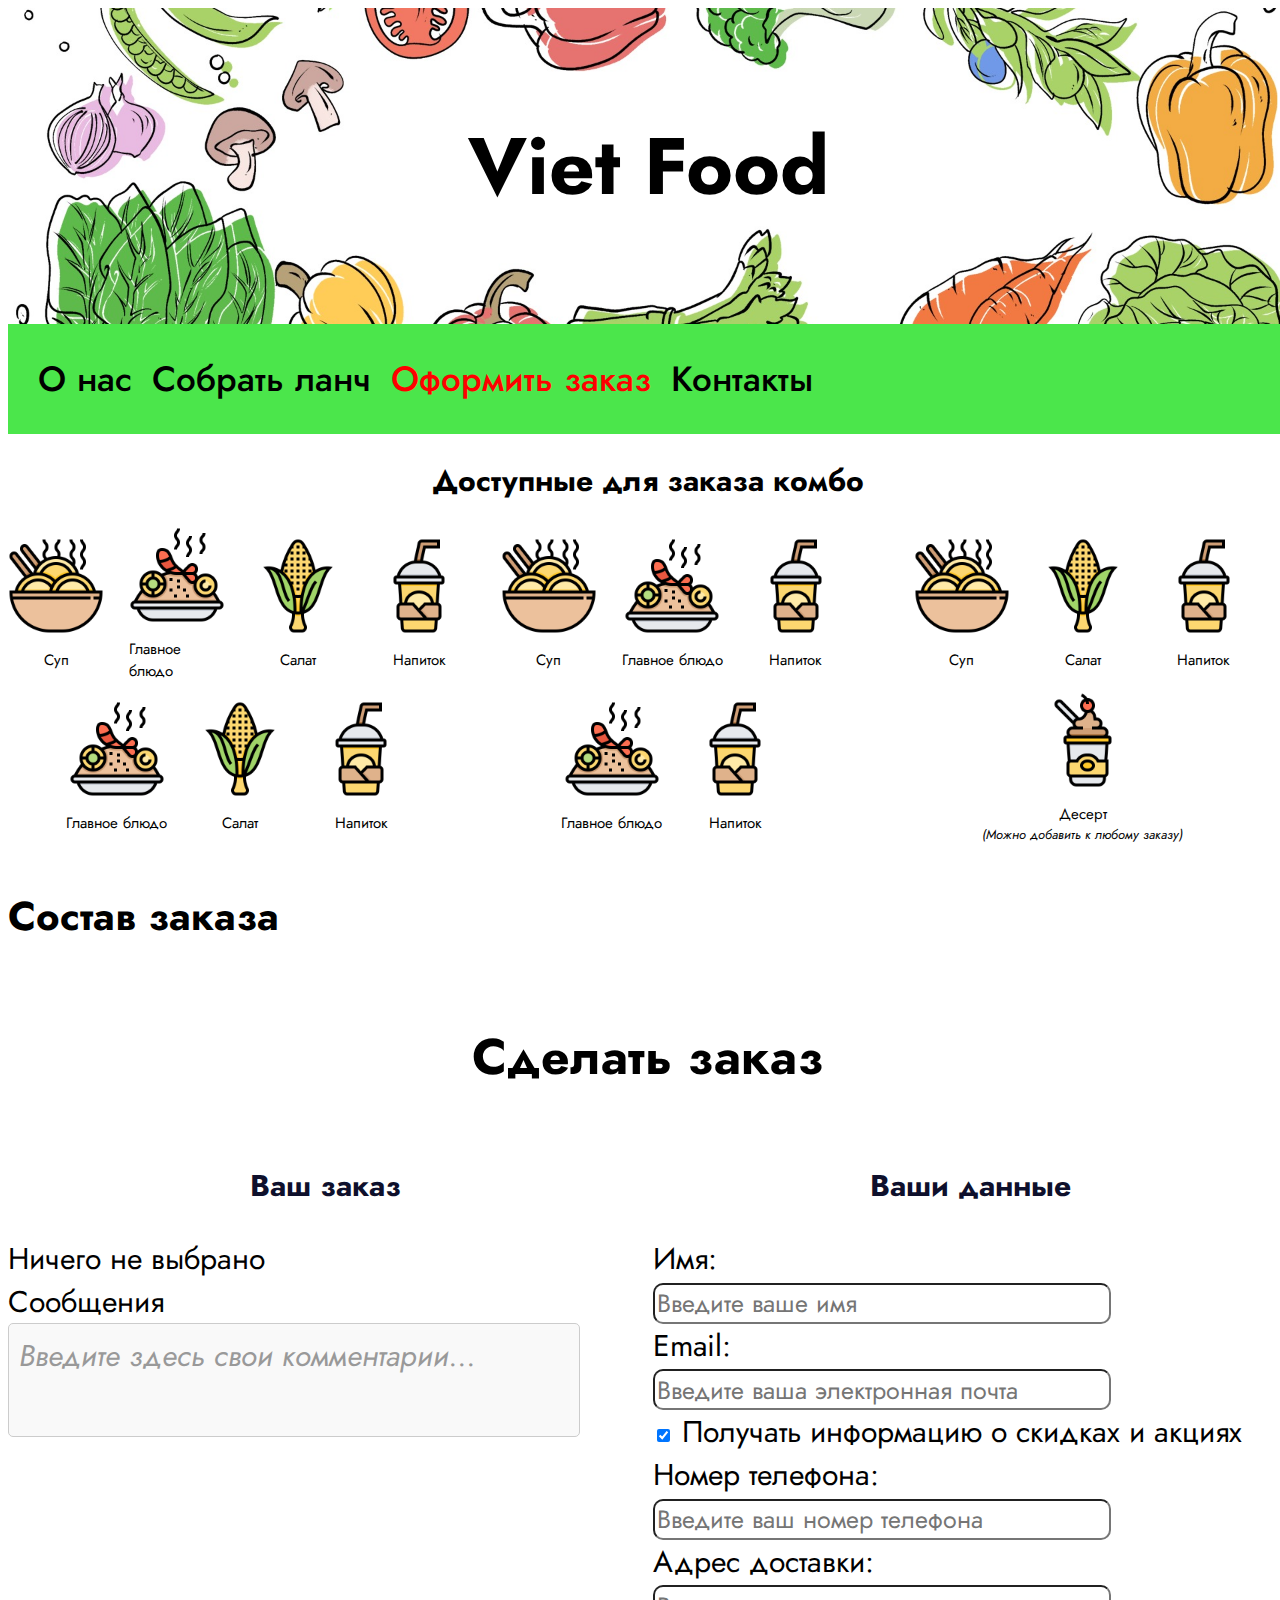
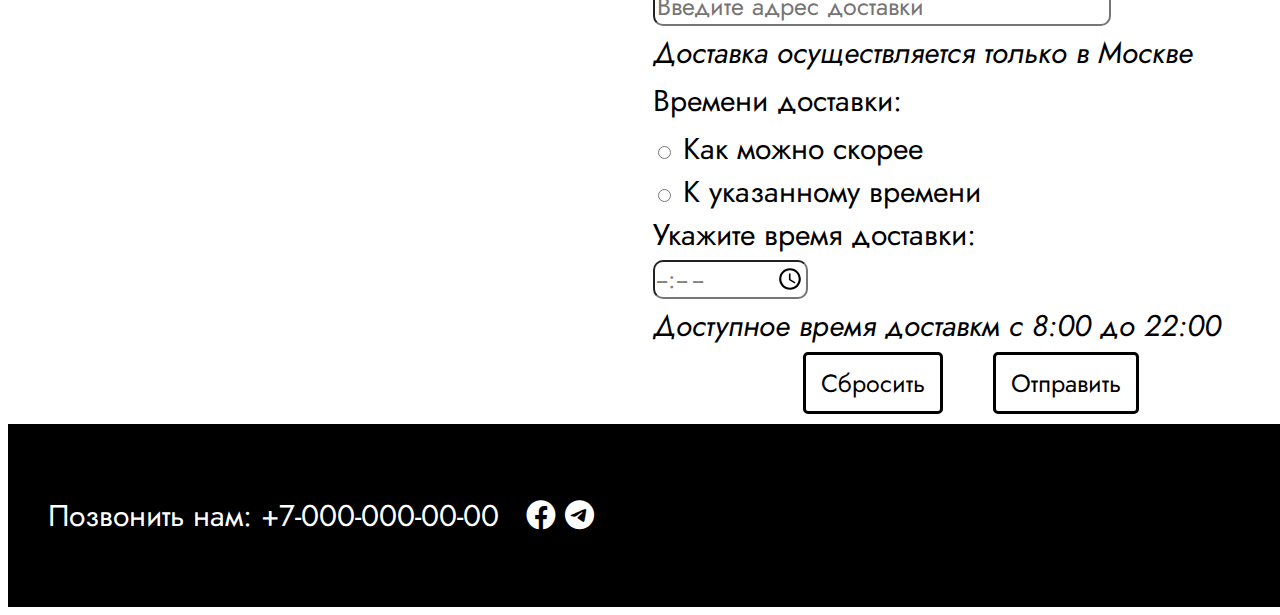
<file: lab 8/PlacingOder.html>
<!DOCTYPE html>
<html lang="ru">

<head>
    <meta charset="UTF-8">
    <meta name="viewport" content="width=device-width, initial-scale=1.0">
    <link href="https://fonts.googleapis.com/css2?family=Jost:ital,wght@0,100..900;1,100..900&display=swap"
        rel="stylesheet">
    <link rel="stylesheet" href="https://cdnjs.cloudflare.com/ajax/libs/font-awesome/6.0.0-beta3/css/all.min.css">
    <link rel="stylesheet" href="PlacingOder.css">
    <title>Home web page - Vietfood Company - Lunch</title>
</head>

<body>
    <header>
        <h1>Viet Food</h1>
        <nav class="nav1">
            <a href="index.html">О нас</a>
            <a href="pack-lunch.html">Собрать ланч</a>
            <a href="#oder" id="main-page">Оформить заказ</a>
            <a href="#contacts">Контакты</a>
        </nav>
    </header>
    <main>
        <section class="combo">
            <h2 class="intro-combo">Доступные для заказа комбо</h2>
            <div class="combo-lunch">
                <div class="option">
                    <div class="block-icon">
                        <img src="icons/soup.png" alt="soup" class="img-icon">
                        <p class="name-icon">Суп</p>
                    </div>
                    <div class="block-icon">
                        <img src="icons/main.png" alt="mainfood" class="img-icon">
                        <p class="name-icon">Главное блюдо</p>
                    </div>
                    <div class="block-icon">
                        <img src="icons/salad.png" alt="salad" class="img-icon">
                        <p class="name-icon">Салат</p>
                    </div>
                    <div class="block-icon">
                        <img src="icons/drink.png" alt="drink" class="img-icon">
                        <p class="name-icon">Напиток</p>
                    </div>
                </div>

                <div class="option">
                    <div class="block-icon">
                        <img src="icons/soup.png" alt="soup" class="img-icon">
                        <p class="name-icon">Суп</p>
                    </div>
                    <div class="block-icon">
                        <img src="icons/main.png" alt="main food" class="img-icon">
                        <p class="name-icon">Главное блюдо</p>
                    </div>
                    <div class="block-icon">
                        <img src="icons/drink.png" alt="drink" class="img-icon">
                        <p class="name-icon">Напиток</p>
                    </div>
                </div>

                <div class="option">
                    <div class="block-icon">
                        <img src="icons/soup.png" alt="soup" class="img-icon">
                        <p class="name-icon">Суп</p>
                    </div>
                    <div class="block-icon">
                        <img src="icons/salad.png" alt="salad" class="img-icon">
                        <p class="name-icon">Салат</p>
                    </div>
                    <div class="block-icon">
                        <img src="icons/drink.png" alt="drink" class="img-icon">
                        <p class="name-icon">Напиток</p>
                    </div>
                </div>

                <div class="option">
                    <div class="block-icon">
                        <img src="icons/main.png" alt="mainfood" class="img-icon">
                        <p class="name-icon">Главное блюдо</p>
                    </div>
                    <div class="block-icon">
                        <img src="icons/salad.png" alt="salad" class="img-icon">
                        <p class="name-icon">Салат</p>
                    </div>
                    <div class="block-icon">
                        <img src="icons/drink.png" alt="drink" class="img-icon">
                        <p class="name-icon">Напиток</p>
                    </div>
                </div>

                <div class="option">
                    <div class="block-icon">
                        <img src="icons/main.png" alt="mainfood" class="img-icon">
                        <p class="name-icon">Главное блюдо</p>
                    </div>
                    <div class="block-icon">
                        <img src="icons/drink.png" alt="drink" class="img-icon">
                        <p class="name-icon">Напиток</p>
                    </div>
                </div>

                <div class="option">
                    <div class="block-icon">
                        <img src="icons/desert.png" alt="dessert" class="img-icon">
                        <p class="name-icon">Десерт</p>
                        <i class="note-combo">(Можно добавить к любому заказу)</i>
                    </div>
                </div>
            </div>
        </section>
        <section class="soup-food FilterProcess">
            <h2 class="kind-food">Состав заказа</h2>
            <div class="block-food" data-array="array-soups">
            </div>
        </section>

        <section class="main-order">
            <h2 class="place-order">Сделать заказ</h2>
            <form class="form-order">
                <!-- action="https://httpbin.org/post" method="post" -->
                <div class="customer-order">
                    <p class="name-oder">Ваш заказ</p>

                    <div class="order-section" id="order-section">Ничего не выбрано</div>
                    <div class="table-choose" id="table-choose">
                        <div class="choose-food">
                            <label for="soup"><b>Суп:</b></label>
                            <div id="soup-order">Ничего не выбрано</div>
                            <input type="hidden" id="hidden-soup" name="soup" value="" required>
                        </div>
                        <div class="choose-food">
                            <label for="main-food"><b>Главное блюдо:</b></label>
                            <div id="main-dish-order">Ничего не выбрано</div>
                            <input type="hidden" id="hidden-main-dish" name="main-food" value="" required>
                        </div>
                        <div class="choose-food">
                            <label for="saladstarter"><b>Салаты и Стартеры:</b></label>
                            <div id="saladstarter-order">Ничего не выбрано</div>
                            <input type="hidden" id="hidden-saladstarter" name="saladstarter" value="" required>
                        </div>
                        <div class="choose-food">
                            <label for="drink"><b>Напиток:</b></label>
                            <div id="drink-order">Ничего не выбрано</div>
                            <input type="hidden" id="hidden-drink" name="drink" value="" required>
                        </div>
                        <div class="choose-food">
                            <label for="dessert"><b>Десерты:</b></label>
                            <div id="dessert-order">Ничего не выбрано</div>
                            <input type="hidden" id="hidden-dessert" name="dessert" value="" required>
                        </div>
                        <div class="choose-food total">
                            <label for="total-order"><b>Стоимость:&nbsp;</b></label>
                            <div id="total-order">0</div>
                            <input type="hidden" id="hidden-total" name="total-order" value="">
                        </div>
                    </div>



                    <div class="message-text">
                        <label for="feedback">Сообщения</label> <br>
                        <textarea id="feedback" name="feedback" rows="4" cols="87"
                            placeholder="Введите здесь свои комментарии..."></textarea>
                    </div>
                </div>

                <div class="customer-form">
                    <p class="name-oder">Ваши данные</p>
                    <div class="text-form">
                        <label for="name">Имя:</label><br>
                        <input type="text" name="name" id="name" class="textform" required
                            placeholder="Введите ваше имя">
                    </div>
                    <div class="text-form">
                        <label for="email">Email:</label> <br>
                        <input type="email" name="email" id="email" class="textform" required
                            placeholder="Введите ваша электронная почта">
                    </div>
                    <div class="form-checkbox1">
                        <input type="checkbox" name="checkbox" id="checkbox" class="custom-radio" checked>
                        <label for="checkbox">Получать информацию о скидках и акциях</label>
                    </div>
                    <div class="text-form">
                        <label for="number-tel">Номер телефона:</label><br>
                        <input type="tel" name="number-tel" id="number-tel" class="textform" required
                            placeholder="Введите ваш номер телефона">
                    </div>
                    <div class="text-form">
                        <label for="address">Адрес доставки:</label> <br>
                        <input type="text" name="address" id="address" class="textform" required
                            placeholder="Введите адрес доставки">
                        <p class="lol"><i>Доставка осуществляется только в Москве</i></p>
                    </div>
                    <div class="radio-buttons">
                        <p class="radio-buttons-text">Времени доставки:</p>
                        <label>
                            <input type="radio" name="delivery-time" value="now" required> Как можно
                            скорее
                        </label><br>
                        <label>
                            <input type="radio" name="delivery-time" value="by time"> К указанному времени
                        </label>
                    </div>
                    <div class="text-form">
                        <label for="time">Укажите время доставки:</label><br>
                        <input type="time" name="time" id="time" min="07:00" max="23:00" step="300" class="textform"
                            required>
                    </div>
                    <div class="comfirm">
                        <p class="lol"><i>Доступное время доставкм с 8:00 до 22:00</i></p>
                        <div class="buttons">
                            <div class="form-submit">
                                <input type="reset" value="Сбросить" id="remove-order">
                            </div>
                            <div class="form-submit">
                                <input type="submit" value="Отправить" id="submit-order">
                            </div>
                        </div>
                    </div>

                </div>
            </form>
        </section>

    </main>

    <!-- hop thoai thong báo lỗi khi chọn combo -->
    <div class="messange-box">
        <p id="message-text">thông báo lỗi</p>
        <div class="block-button-massage">
            <a href="pack-lunch.html" class="button-a"> <button type="button" id="button-messange-failure" class="button-messange">Окей<img
                        src="icons/ok.png" alt="ok" class="icon-massage-box"></button></a>

            <button type="button" id="button-messange-success" class="button-messange">Окей<img src="icons/ok.png" alt="ok"
                    class="icon-massage-box"></button>
        </div>
    </div>

    <!-- Thông báo lỗi khi gửi dữ liệu -->
    <!-- <div class="messange-box" style="display: none;">
        <p id="message-text">Đã xảy ra lỗi khi gửi dữ liệu. Vui lòng thử lại sau.</p>
        <div class="block-button-massage">
            <button type="button" id="button-messange">Ok<img src="icons/ok.png" alt="ok"
                    class="icon-massage-box"></button>
        </div>
    </div> -->


    <footer id="contacts">
        <p>
            Позвонить нам: <a href="tel:+7-000-000-00-00">+7-000-000-00-00</a>
            &nbsp;
            <a href="https://www.facebook.com" target="_blank" class="icon" rel="noopener" alt="icon facebook"
                title="Visit Facebook"><i class="fa-brands fa-facebook"></i></a>
            <a href="https://web.telegram.org/a/" target="_blank" class="icon" rel="noopener" alt="icon telegram"
                title="Visit Telegram"><i class="fa-brands fa-telegram"></i></a>
        </p>
    </footer>

    <script src="loadDishes.js"></script>
    <script src="ArrayFood.js"></script>
    <script src="DisplayFood-PlacingOder.js"></script>
    <script src="MakeOder-PlacingOder.js"></script>
    <script src="CheckFormAndSendForm.js"></script>
    <script src="PostData.js"></script>

</html>
</file>
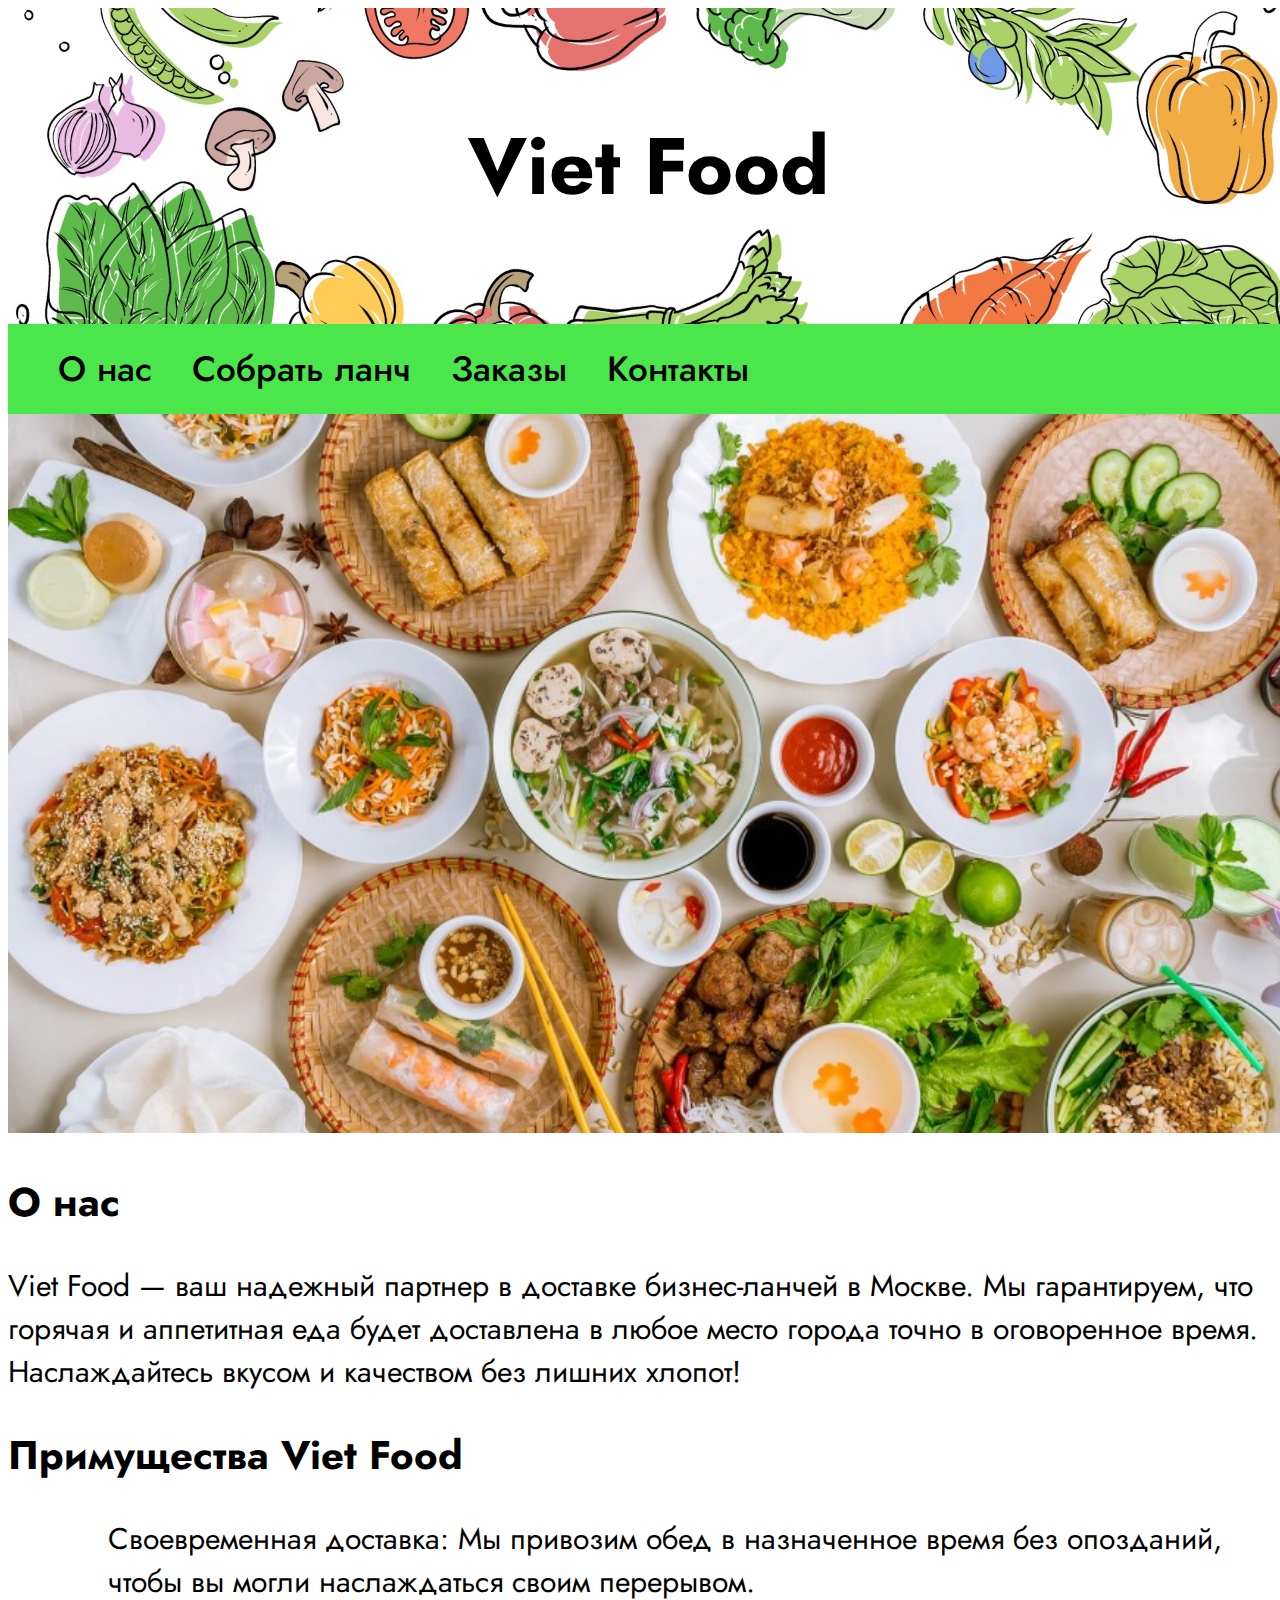
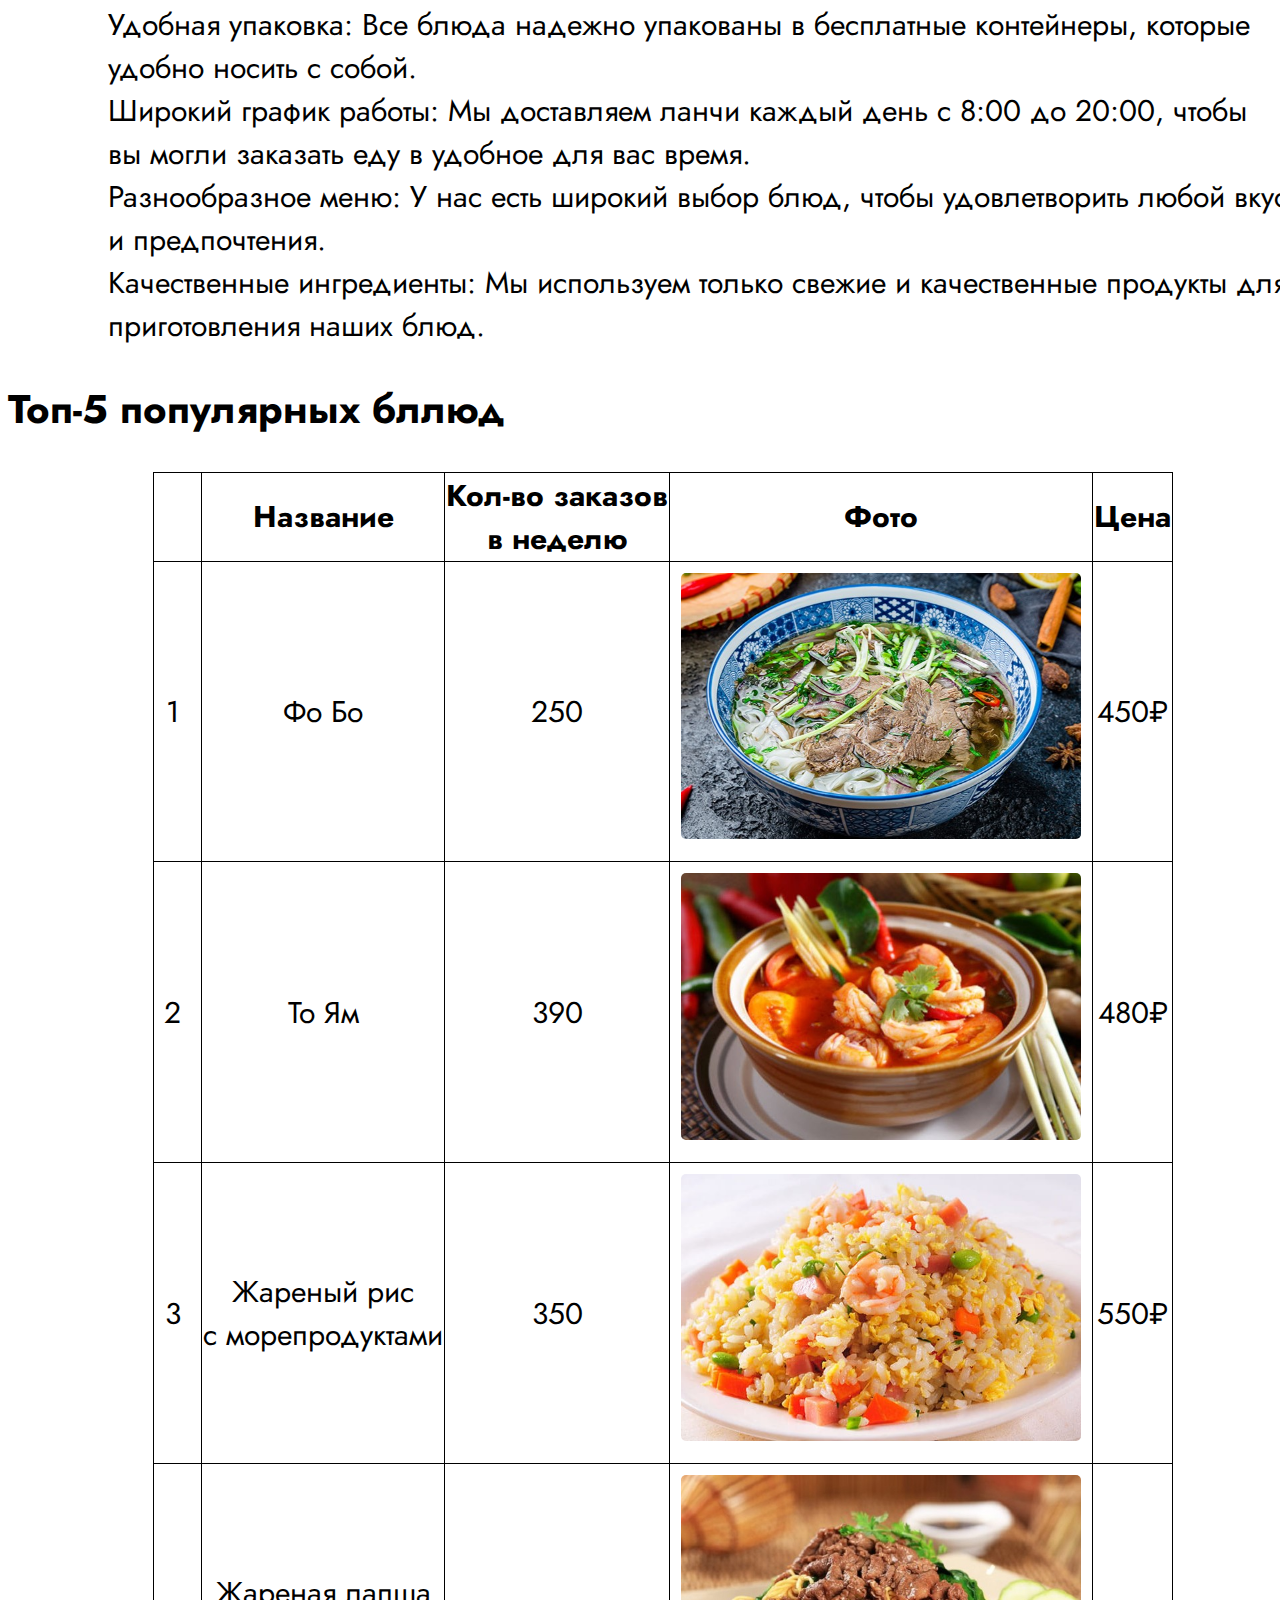
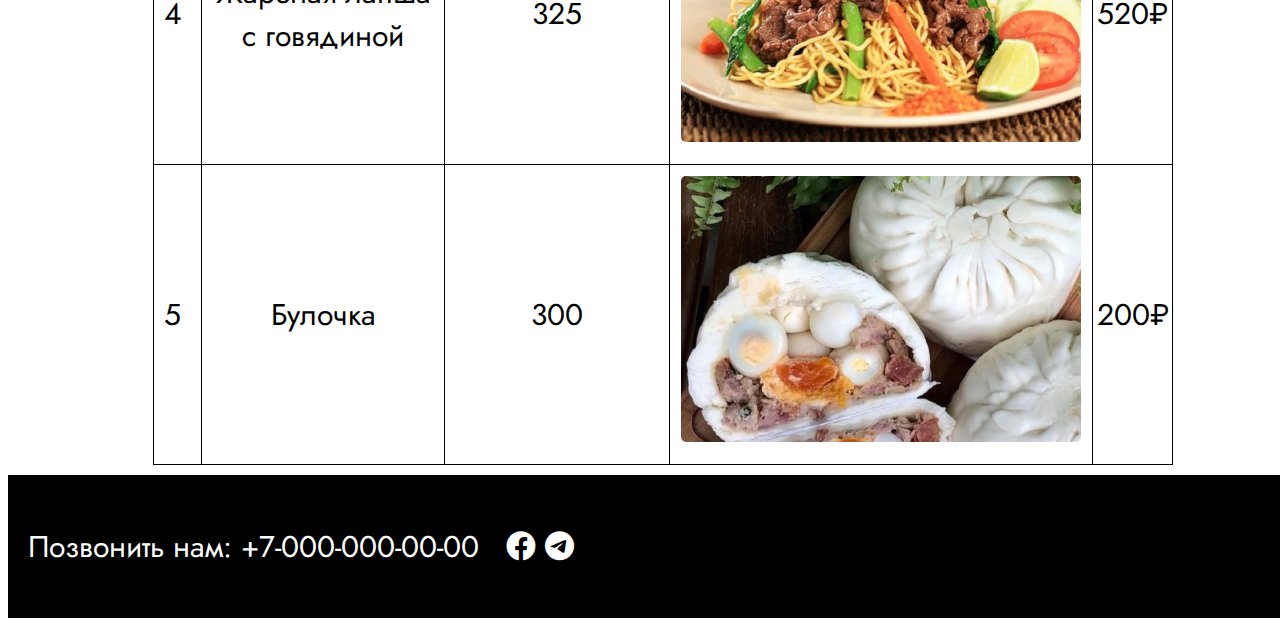
<file: lab1/lab1.html>
<!DOCTYPE html>
<html lang="ru" >
<head>
    <meta charset="UTF-8">
    <meta name="viewport" content="width=device-width, initial-scale=1.0">
    <title>Home web page - Vietfood Company</title>
    <link rel="stylesheet" href="lab1.css">
    <link href="https://fonts.googleapis.com/css2?family=Jost:ital,wght@0,100..900;1,100..900&display=swap" rel="stylesheet">
    <link rel="stylesheet" href="https://cdnjs.cloudflare.com/ajax/libs/font-awesome/6.0.0-beta3/css/all.min.css">
</head>
<body>
    <header>
        <h1 >Viet Food</h1>
        <nav class="nav1">
            <a href="#about" id="main-page">О нас</a>
            <a href="">Собрать ланч</a>
            <a href="#oder">Заказы</a>
            <a href="#contacts">Контакты</a>
        </nav>
    </header>
    <main>
        <section class="section_1">
            <img src="img/Am-Thuc-Viet-Nam.jpeg" alt="food photo" class="main-image">
            <h2 id="about">О нас</h2>
            <p>Viet Food — ваш надежный партнер в доставке бизнес-ланчей в Москве.
               Мы гарантируем, что горячая и аппетитная еда будет доставлена в любое место города точно в оговоренное время.
                Наслаждайтесь вкусом и качеством без лишних хлопот!</p>
        </section>
        
        <section class="section_2">
            <h2 >Примущества Viet Food</h2>
            <ul>
                <li>Своевременная доставка: Мы привозим обед в назначенное время без опозданий, чтобы вы могли наслаждаться своим перерывом.</li>
                <li>Удобная упаковка: Все блюда надежно упакованы в бесплатные контейнеры, которые удобно носить с собой.</li>
                <li>Широкий график работы: Мы доставляем ланчи каждый день с 8:00 до 20:00, чтобы вы могли заказать еду в удобное для вас время.</li>
                <li>Разнообразное меню: У нас есть широкий выбор блюд, чтобы удовлетворить любой вкус и предпочтения.</li>
                <li>Качественные ингредиенты: Мы используем только свежие и качественные продукты для приготовления наших блюд.</li>
            </ul>
        </section>
        
        <section class="section_3">
        <h2>Топ-5 популярных бллюд</h2>
         <table>
          <tr>
            <th class="abc"></th>
            <th>Название</th>
            <th>Кол-во заказов<br>в неделю</th>
            <th>Фото</th>
            <th>Цена</th>
          </tr>
          <tr>
            <td class="abc">1</td>
            <td>Фо Бо</td>
            <td>250</td>
            <td><img src="img/Pho.jpg" alt="Pho" class="table-photo" ></td>
            <td>450₽</td>
          </tr>
          <tr>
            <td class="abc">2</td>
            <td>То Ям</td>
            <td>390</td>
            <td><img src="img/Tom-yum.jpg" alt="Tom-ym" class="table-photo"></td>
            <td>480₽</td>
          </tr>
          <tr>
            <td class="abc">3</td>
            <td>Жареный рис<br> с морепродуктами </td>
            <td>350</td>
            <td><img src="img/com-rang.jpg" alt="com rang" class="table-photo"></td>
            <td>550₽</td>
          </tr>
          <tr>
            <td class="abc">4</td>
            <td>Жареная лапша<br> с говядиной</td>
            <td>325</td>
            <td><img src="img/mi-xao.jpg" alt="mi xao" class="table-photo"></td>
            <td>520₽</td>
          </tr>
          <tr>
            <td class="abc">5</td>
            <td>Булочка</td>
            <td>300</td>
            <td><img src="img/banh-bao.jpg" alt="banh bao" class="table-photo"></td>
            <td>200₽</td>
          </tr>  
         </table>   
        </section>
    </main>
    <footer id="contacts">
      <p>
        Позвонить нам: <a href="tel:+7-000-000-00-00">+7-000-000-00-00</a>
        &nbsp;
        <a href="https://www.facebook.com" target="_blank"><i class="fa-brands fa-facebook"></i></a>
        <a href="https://web.telegram.org/a/" target="_blank"><i class="fa-brands fa-telegram"></i></a>
      </p>
    </footer>
</body>
</html>
</file>
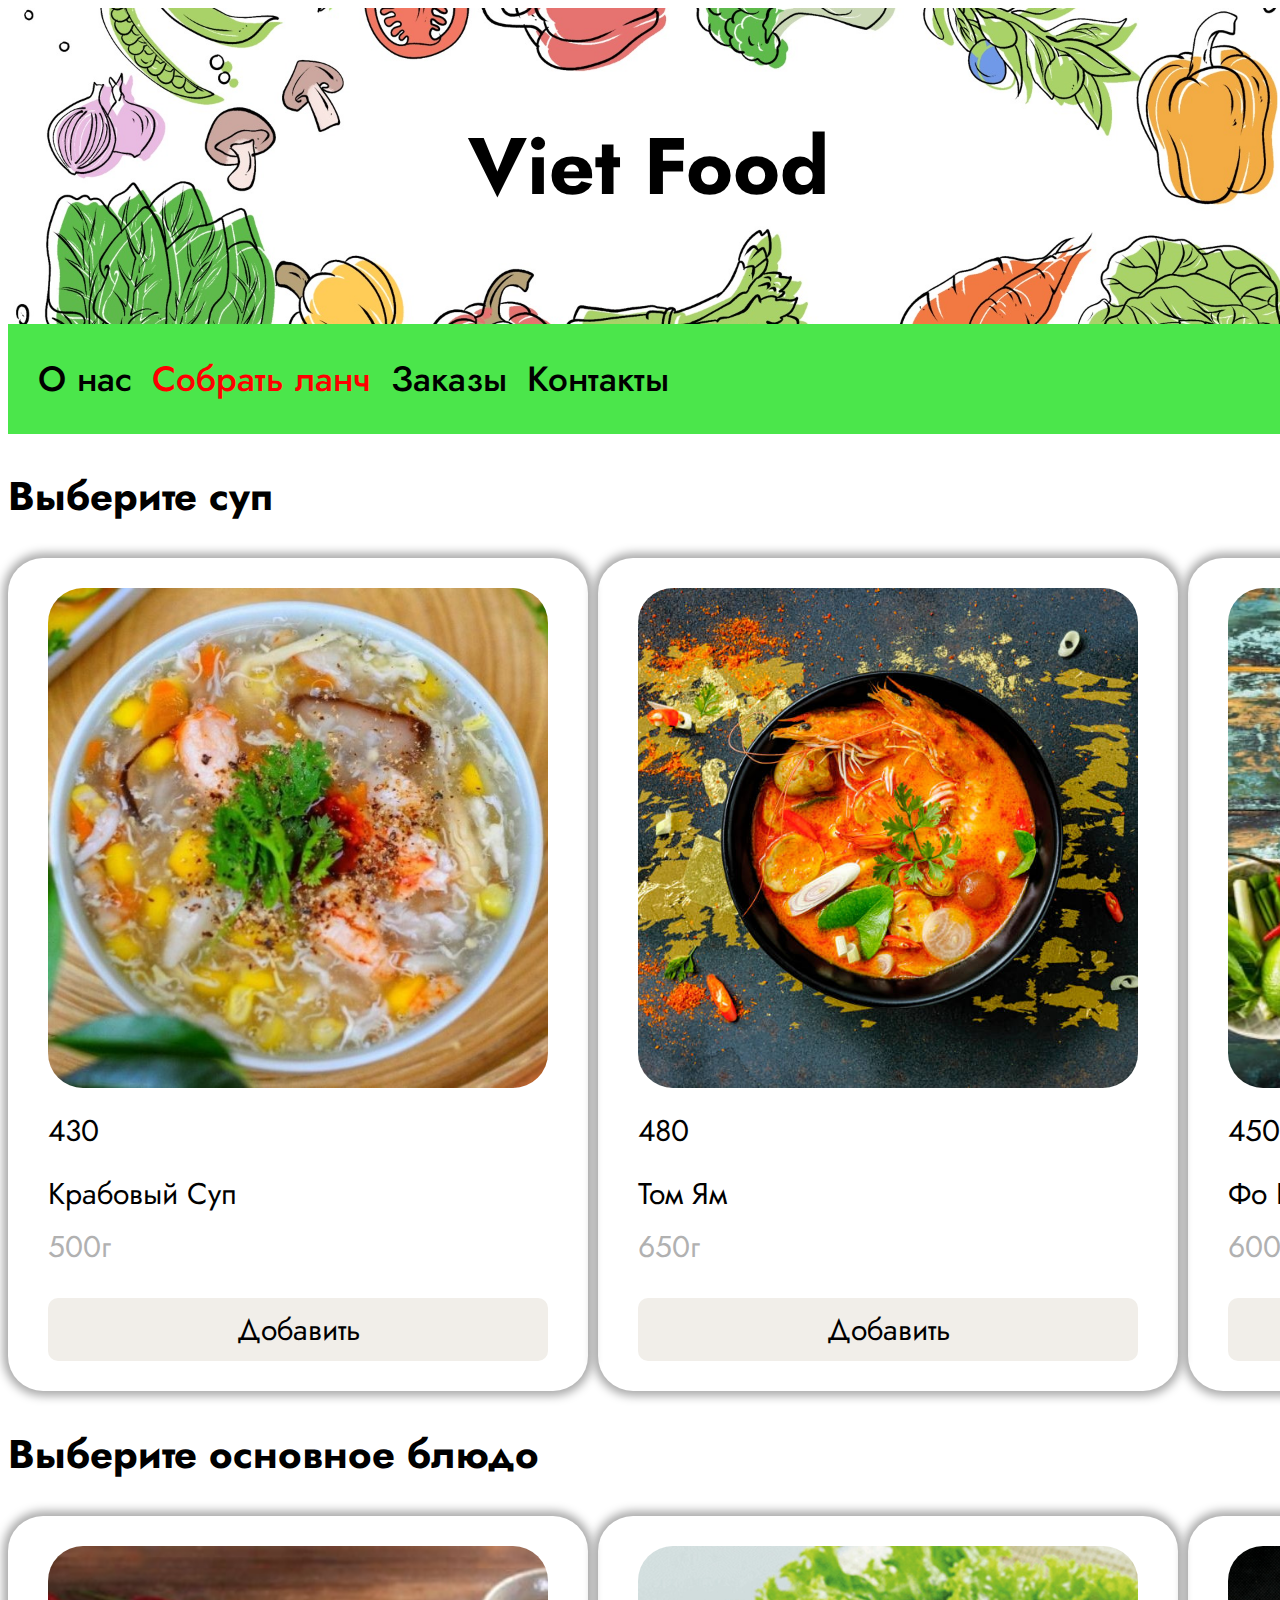
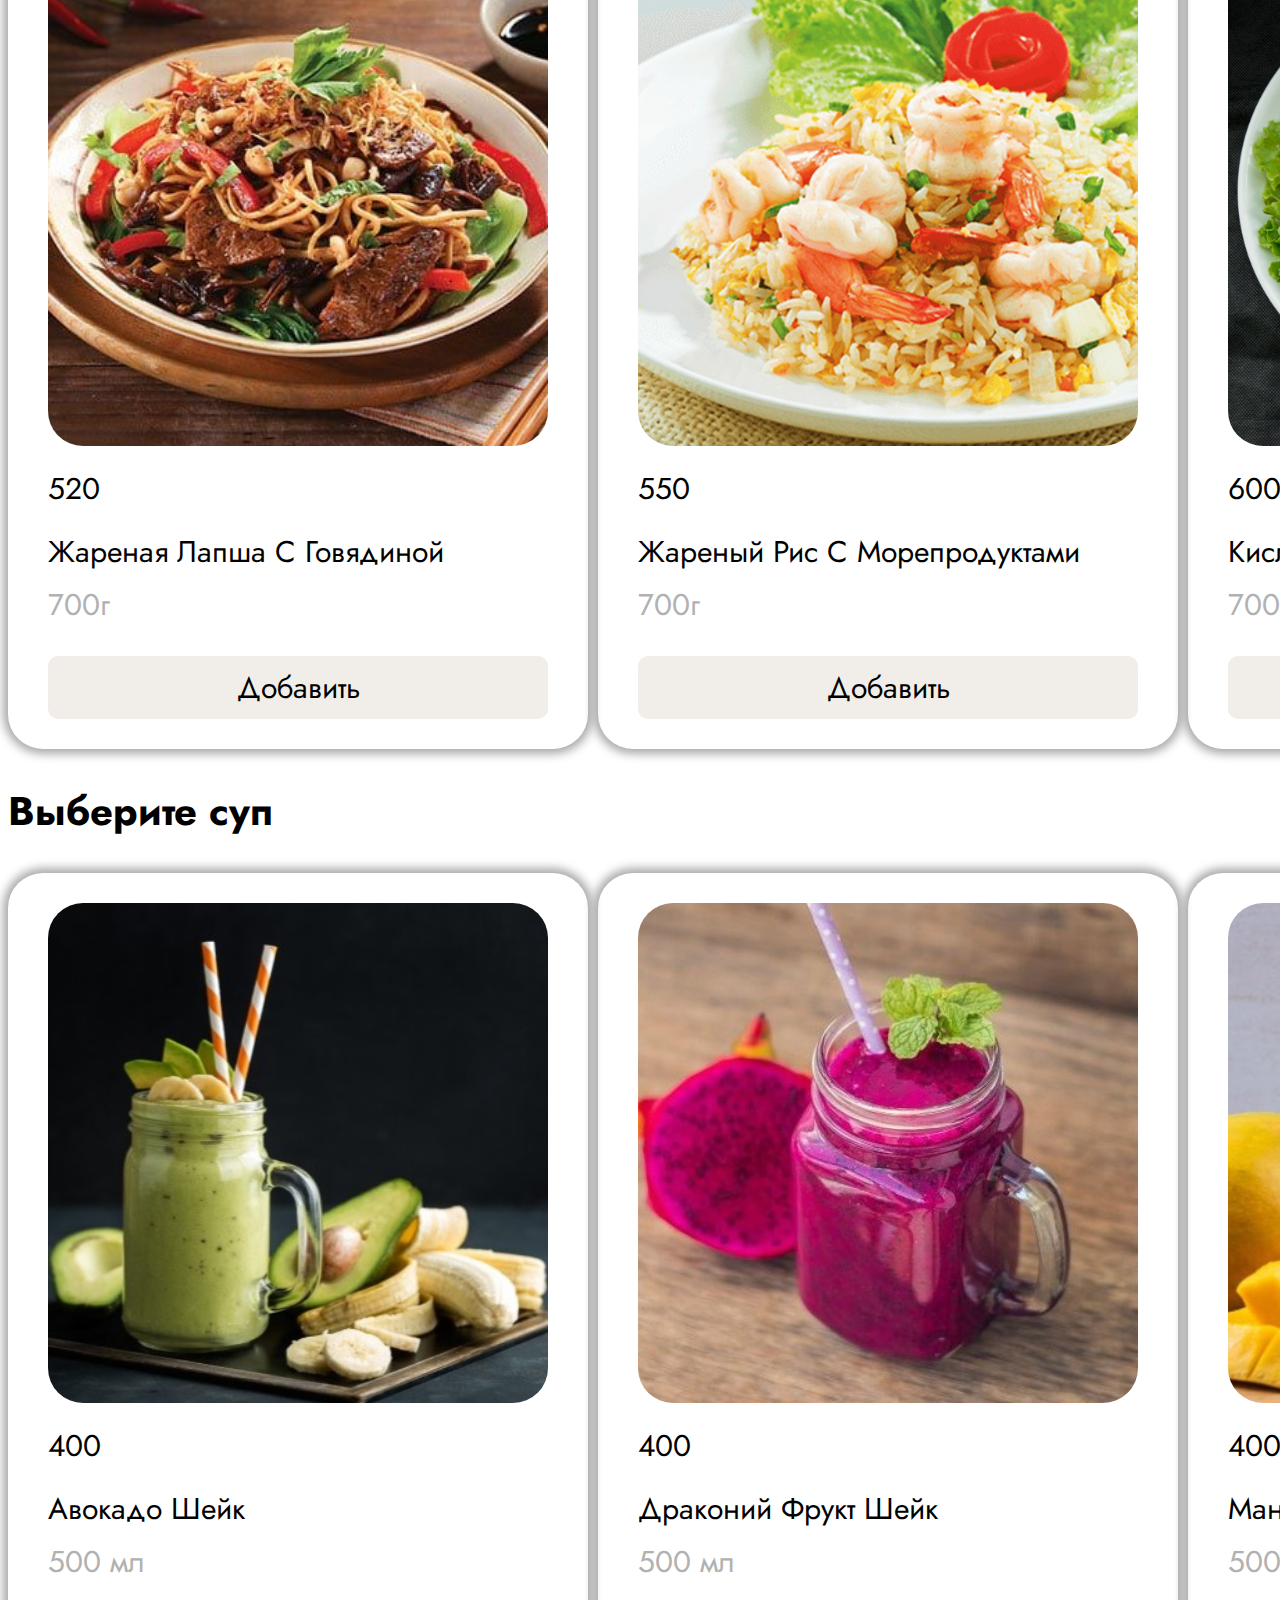
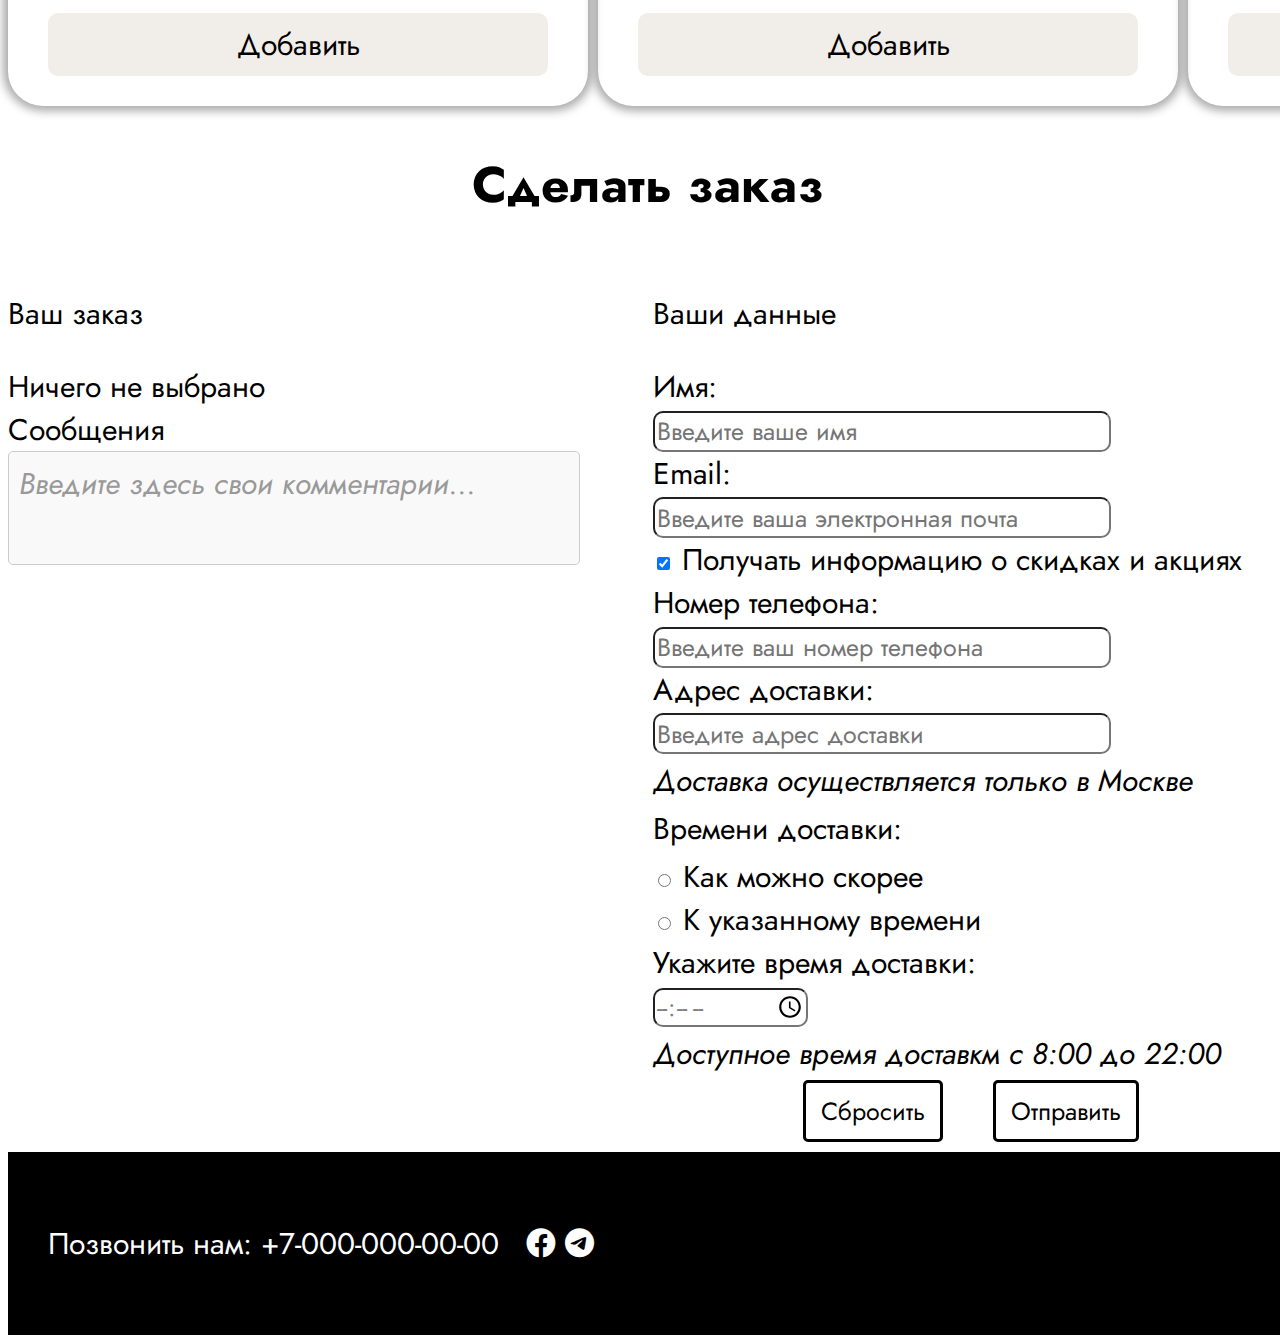
<file: lab1/lab2-3-4.html>
<!DOCTYPE html>
<html lang="ru">
<head>
    <meta charset="UTF-8">
    <meta name="viewport" content="width=device-width, initial-scale=1.0">
    <link href="https://fonts.googleapis.com/css2?family=Jost:ital,wght@0,100..900;1,100..900&display=swap" rel="stylesheet">
    <link rel="stylesheet" href="https://cdnjs.cloudflare.com/ajax/libs/font-awesome/6.0.0-beta3/css/all.min.css">
    <link rel="stylesheet" href="lab2.css">
    <title>Home web page - Vietfood Company - Lunch</title>
</head>
<body>
    <header>
        <h1 >Viet Food</h1>
        <nav class="nav1">
            <a href="lab1.html">О нас</a>
            <a href="#lunch" id="main-page">Собрать ланч</a>
            <a href="#oder">Заказы</a>
            <a href="#contacts">Контакты</a>
        </nav>
    </header>
    <main>
        <section class="soup-food">
            <h2 class="kind-food">Выберите суп</h2>
            <div class="block-food">
                <!-- <div class="food">
                    <div class="photo"><img src="soup1.jpg" alt="Pho" class="photo-food"></div>
                    <p class="price">450₽</p>
                    <p class="name-food">Фо Бо</p>
                    <p class="weight-volume">600г</p>
                    <div class="button">
                        <input type="submit" value="Добавить">
                    </div>
                </div>
                <div class="food">
                    <div class="photo"><img src="soup2.jpg" alt="Tom ym" class="photo-food"></div>
                    <p class="price">480₽</p>
                    <p class="name-food">Том Ям</p>
                    <p class="weight-volume">650г</p>
                    <div class="button">
                        <input type="submit" value="Добавить">
                    </div>
                </div>
                <div class="food">
                    <div class="photo"><img src="soup3.jpg" alt="crab soup" class="photo-food"></div>
                    <p class="price">430₽</p>
                    <p class="name-food">Крабовый Суп</p>
                    <p class="weight-volume">500г</p>
                    <div class="button">
                        <input type="submit" value="Добавить">
                    </div>
                </div> -->
            </div>
        </section>
        
        <section class="main-food">
            <h2 class="kind-food">Выберите основное блюдо</h2>
            <div class="block-food">
                <!-- <div class="food">
                    <div class="photo"><img src="mainfood1.jpg" alt="fried rice" class="photo-food"></div>
                    <p class="price">550₽</p>
                    <p class="name-food">Жареный Рис С  Морепродуктами</p>
                    <p class="weight-volume">700г</p>
                    <div class="button">
                        <input type="submit" value="Добавить">
                    </div>
                </div>
                <div class="food">
                    <div class="photo"><img src="mainfood2.jpg" alt="fried noodles" class="photo-food"></div>
                    <p class="price">520₽</p>
                    <p class="name-food">Жареная Лапша С Говядиной</p>
                    <p class="weight-volume">700г</p>
                    <div class="button">
                        <input type="submit" value="Добавить">
                    </div>
                </div>
                <div class="food">
                    <div class="photo"><img src="mainfood3.jpg" alt="sweet and sour chicken rice" class="photo-food"></div>
                    <p class="price">600₽</p>
                    <p class="name-food">Кисло-Сладкий Куриный С Рис</p>
                    <p class="weight-volume">700г</p>
                    <div class="button">
                        <input type="submit" value="Добавить">
                    </div>
                </div> -->
            </div>
        </section>

        <section class="drink">
            <h2 class="kind-food">Выберите суп</h2>
            <div class="block-food">
                <!-- <div class="food">
                    <div class="photo"><img src="drink1.jpg" alt="drink1" class="photo-food"></div>
                    <p class="price">400₽</p>
                    <p class="name-food">Авокадо Шейк</p>
                    <p class="weight-volume">500 мл</p>
                    <div class="button">
                        <input type="submit" value="Добавить">
                    </div>
                </div>
                <div class="food">
                    <div class="photo"><img src="drink2.jpg" alt="drink2" class="photo-food"></div>
                    <p class="price">400₽</p>
                    <p class="name-food">Манго Шейк</p>
                    <p class="weight-volume">500 мл</p>
                    <div class="button">
                        <input type="submit" value="Добавить">
                    </div>
                </div>
                <div class="food">
                    <div class="photo"><img src="drink3.jpg" alt="drink3" class="photo-food"></div>
                    <p class="price">400₽</p>
                    <p class="name-food">Драконий Фрукт Шейк</p>
                    <p class="weight-volume">500 мл</p>
                    <div class="button">
                        <input type="submit" value="Добавить">
                    </div>
                </div> -->
            </div>
        </section>

        <section class="main-order">
            <h2 class="place-order">Сделать заказ</h2>
                <form action="https://httpbin.org/post" method="post" class="form-order">
                <div class="customer-order">
                    <p>Ваш заказ</p>
                    <!-- <div class="choose-food">
                        <label for="soup">Суп:</label> <br>
                        <select id="soup" name="soup" required>
                            <option value="">--Выберите суп--</option>
                            <option value="Pho-Bo">Фо Бо</option>
                            <option value="Tom-Ym">Том Ям</option>
                            <option value="Crab-Soup">Крабовый Суп</option>
                        </select>
                    </div>
                    <div class="choose-food">
                        <label for="main-food">Главное блюдо:</label> <br>
                        <select id="main-food" name="main-food" required>
                            <option value="">--Выберите главное блюдо--</option>
                            <option value="Fried-Rice">Жаренный Рис С Морепродуктами</option>
                            <option value="Fried-Noodles">Жаренная Лаша С Говядиной</option>
                            <option value="Sweet and Sour Chicken">Кисло-Сладкий Куриный С Рис</option>
                        </select>
                    </div>
                    <div class="choose-food">
                        <label for="drink">Суп:</label> <br>
                        <select id="drink" name="drink" required>
                            <option value="">--Выберите суп--</option>
                            <option value="Avocado">Авокадо Шейк</option>
                            <option value="Mango">Манго Шейк</option>
                            <option value="Dragon Fruit">Драконий Фрукт Шейк</option>
                        </select>
                    </div> -->

                    <div class="order-section" id="order-section" >Ничего не выбрано</div>
                    <div class="table-choose" id="table-choose" style="display: none;">
                    <div class="choose-food">
                        <label for="soup">Суп:</label>
                        <div id="soup-order">Ничего не выбрано</div>
                        <input type="hidden" id="hidden-soup" name="soup" value="" required>
                    </div>
                    <div class="choose-food">
                        <label for="main-food">Главное блюдо:</label>
                        <div id="main-dish-order">Ничего не выбрано</div>
                        <input type="hidden" id="hidden-main-dish" name="main-food" value="" required>
                    </div>
                    <div class="choose-food">
                        <label for="drink">Напиток:</label>
                        <div id="drink-order">Ничего не выбрано</div>
                        <input type="hidden" id="hidden-drink" name="drink" value="" required>
                    </div>
                    <div class="choose-food">
                        <label for="total-order">Стоимость:</label>
                        <div id="total-order">0</div>
                        <input type="hidden" id="hidden-total" name="total-order" value="">
                    </div>
                    </div>



                    <div class="message-text">
                        <label for="feedback">Сообщения</label> <br>
                        <textarea id="feedback" name="feedback" rows="4" cols="87" placeholder="Введите здесь свои комментарии..."></textarea>
                    </div>
                </div>
    
                <div class="customer-form">
                    <p>Ваши данные</p>
                    <div class="text-form">
                        <label for="name">Имя:</label><br>
                        <input type="text" name="name" id="name" class="textform" required placeholder="Введите ваше имя" >
                    </div>
                    <div class="text-form">
                        <label for="email">Email:</label> <br>
                        <input type="email" name="email" id="email" class="textform" required placeholder="Введите ваша электронная почта">
                    </div>
                    <div class="form-checkbox1">
                        <input type="checkbox" name="checkbox" id="checkbox" class="custom-radio" checked>
                        <label for="checkbox">Получать информацию о скидках и акциях</label>
                     </div>
                     <div class="text-form">
                        <label for="number-tel">Номер телефона:</label><br>
                        <input type="tel" name="number-tel" id="number-tel" class="textform" required placeholder="Введите ваш номер телефона">
                    </div>
                    <div class="text-form">
                        <label for="address">Адрес доставки:</label> <br>
                        <input type="text" name="address" id="address" class="textform" required placeholder="Введите адрес доставки">
                        <p class="lol"><i>Доставка осуществляется только в Москве</i></p>
                    </div>
                    <div class="radio-buttons">
                        <p class="radio-buttons-text">Времени доставки:</p>
                        <label>
                            <input type="radio" name="delivery-time" value="as-soon-as-possible" required> Как можно скорее
                        </label><br>
                        <label>
                            <input type="radio" name="delivery-time" value="at-specified-time"> К указанному времени
                        </label>
                    </div>
                    <div class="text-form">
                        <label for="time">Укажите время  доставки:</label><br>
                        <input type="time" name="time" id="time" min="07:00" max="23:00" step="300" class="textform" required >
                    </div>
                    <div class="comfirm">
                        <p class="lol"><i>Доступное время доставкм с 8:00 до 22:00</i></p>
                        <div class="buttons">
                            <div class="form-submit">
                                <input type="reset" value="Сбросить">
                            </div>
                            <div class="form-submit">
                                <input type="submit" value="Отправить">
                            </div>
                    </div>
                    </div>
    
                </div>
            </form>
            </section>

    </main>
    <footer id="contacts">
        <p>
          Позвонить нам: <a href="tel:+7-000-000-00-00">+7-000-000-00-00</a>
          &nbsp;
          <a href="https://www.facebook.com" target="_blank" class="icon"><i class="fa-brands fa-facebook"></i></a>
          <a href="https://web.telegram.org/a/" target="_blank" class="icon"><i class="fa-brands fa-telegram"></i></a>
        </p>
    </footer> 

    
    <script src="lab4.js"></script>
</body>
</html>
</file>
<file: lab 5/index.css>
*{
    font-family:'Jost', sans-serif;
}

body {
    width:100%;
    box-sizing: border-box;
}

header h1{
    margin: 0px;
    padding: 100px;
    text-align: center;
    font-size: 80px;
    background-image:url(img/banner.jpg);
    background-repeat: no-repeat;
    background-size:cover;
    background-position:left;

}

.nav1 {
    padding:20px;
    padding-right: 0px;
    display: flex;
    flex-wrap: wrap;
    padding: 0 30px;/* Remove spaces inside container */                      
    margin: 0;/* Remove space outside container */                      
    background-color: rgb(75, 230, 75);
}

.nav1 a{
    text-decoration: none;
    color:black;
    font-size: 35px;
    font-weight: 500;
    margin:10px;
    padding: 10px; 
}

.nav1 a:hover{
    color: red;
}

#main-page {
    color: red;
}

#about {
    font-size: 40px;
}

.section_1 p {
    font-size: 30px;
}

.main-image {
    width:100%;
    height: auto;
}

.section_2 ul{
    padding: 0px;
    margin-left: 100px;
    font-size: 30px;
    list-style: none;
}

.section_2 h2 {
    font-size: 40px;
}

.section_3 h2 {
    font-size: 40px;
}

.section_3 th, td{
    border:1px solid black;
    font-size: 30px;
}

table{
    border-collapse:collapse;
    margin-left:30px;
    display: flex;
    justify-content: center;
}

th, td{
    text-align: center;
}

#contacts p,#contacts a{
    color: white;
    font-size: 30px;
    text-decoration: none;
}

#contacts {
    background-color: black;
    padding: 20px;
    margin-top: 10px;
    width: auto;
    box-sizing:border-box;
}

.table-photo {
     width: 400px;
     height:auto;
     padding:10px;
    border-radius: 15px;
}

.abc {
    padding-left: 10px;
    padding-right: 20px;
}


@media (max-width: 1100px) {
    .main-image {
        width: 100%;
        height: auto'
    }

    .nav1 {
        display: flex;
        justify-content: space-between; /* Align elements with equal spacing */
        flex-wrap: wrap;/* Allow line breaks if needed */
        padding: 0; /* Remove space between container and first/last element */
    }
}

@media (max-width: 800px) {
    h1 {
        text-align: center;
    }

    .main-image {
        width: 100%;
        height: auto'
    }

    .nav1 {
        display: flex;
        flex-direction: column; /* Arrange elements vertically */
        align-items: center; /* Center along the cross axis */
        padding: 0; /* Remove space between container and first/last element */
    }

    .nav1 a {
        font-size: calc(35px + 4px); /* Increase the font size of the link by 4px */
        margin: 5px 0;
    }

    table, th, td {
        font-size: calc(100% - 2px); /* Reduce font size by 2px */
    }
}

@media (max-width: 400px) {
    table, th, td {
        font-size: calc(100% - 2px);/* Reduce font size by 2px */
    }
}
</file>
<file: lab 7/index.css>
* {
    font-family: 'Jost', sans-serif;
    font-size: 10px;
}

body {
    width: 100%;
    box-sizing: border-box;
}

header h1 {
    margin: 0px;
    padding: 100px;
    text-align: center;
    font-size: 80px;
    background-image: url(img/banner.jpg);
    background-repeat: no-repeat;
    background-size: 100%;
    background-position: center center;

}

.nav1 {
    padding: 20px;
    padding-right: 0px;
    display: flex;
    flex-wrap: wrap;
    padding: 0 30px;
    /* Remove spaces inside container */
    margin: 0;
    /* Remove space outside container */
    background-color: rgb(75, 230, 75);
}

.nav1 a {
    text-decoration: none;
    color: black;
    font-size: 35px;
    font-weight: 500;
    margin: 10px;
    padding: 10px;
}

.nav1 a:hover {
    color: red;
}

#main-page {
    color: red;
}

#about {
    font-size: 40px;
}

.section_1 p {
    font-size: 30px;
}

.main-image {
    width: 100vw;
    height: auto;
}

.section_2 ul {
    padding: 0px;
    margin-left: 100px;
    font-size: 30px;
    list-style: none;
}

.section_2 h2 {
    font-size: 40px;
}

.text-advantages {
    font-size: 3rem;
}

.section_3 h2 {
    font-size: 40px;
}

.section_3 th,
td {
    border: 1px solid black;
    font-size: 30px;
}

table {
    border-collapse: collapse;
    margin-left: 30px;
    display: flex;
    justify-content: center;
}

th,
td {
    text-align: center;
}

#contacts p,
#contacts a {
    color: white;
    font-size: 30px;
    text-decoration: none;
}

#contacts {
    background-color: black;
    padding: 20px;
    margin-top: 10px;
    width: auto;
    box-sizing: border-box;
}

.table-photo {
    width: 400px;
    height: auto;
    padding: 10px;
    border-radius: 15px;
}

.abc {
    padding-left: 10px;
    padding-right: 20px;
}


@media (max-width: 1100px) {
    .main-image {
        width: 100%;
        height: auto'

    }

    .nav1 {
        display: flex;
        justify-content: space-between;
        /* Align elements with equal spacing */
        flex-wrap: wrap;
        /* Allow line breaks if needed */
        padding: 0;
        /* Remove space between container and first/last element */
    }
}

@media (max-width: 800px) {

    #name-company {
        font-size: 30px;
        padding: 50px;
    }


    h1 {
        text-align: center;
    }

    .main-image {
        width: 100%;
        height: auto'

    }

    .nav1 {
        display: flex;
        flex-direction: column;
        /* Arrange elements vertically */
        align-items: center;
        /* Center along the cross axis */
        padding: 0;
        /* Remove space between container and first/last element */
    }

    .nav1 a {
        font-size: calc(35px + 4px);
        /* Increase the font size of the link by 4px */
        margin: 5px 0;
    }

    table,
    th,
    td {
        font-size: calc(100% - 2px);
        /* Reduce font size by 2px */
    }
}

@media (max-width: 400px) {

    table,
    th,
    td {
        font-size: calc(100% - 2px);
        /* Reduce font size by 2px */
    }
}

@media (max-width: 360px) {

    #name-company {
        font-size: 30px;
        padding: 40px;
    }

    table,
    td {
        font-size: 0.3 rem;

    }

    table {
        margin: 0;
    }

    .section_3 h2{
        font-size: 2rem;
    }

    .section_3 th {
        font-size: 10px;
    }

    .table-photo {
        width: 40vw;
        height: auto;
        padding: 5px;
        border-radius: 15px;
    }

    .nav1 a {
        font-size: 2rem;
        padding: 0;
    }

    #about {
        font-size: 2rem;
    }

    .section_1 p {
        font-size: 1.5rem;
    }

    .section_2 h2 {
        font-size: 2rem;
    }

    .section_2 ul {
        margin-left: 10px;
    }

    .text-advantages {
        font-size: 1.5rem;
    }
    
    #contacts p,
#contacts a {
    font-size: 1.5rem;
}
}
</file>
<file: lab 8/index.css>
* {
    font-family: 'Jost', sans-serif;
    font-size: 10px;
}

body {
    width: 100%;
    box-sizing: border-box;
}

header h1 {
    margin: 0px;
    padding: 100px;
    text-align: center;
    font-size: 80px;
    background-image: url(img/banner.jpg);
    background-repeat: no-repeat;
    background-size: 100%;
    background-position: center center;

}

.nav1 {
    padding: 20px;
    padding-right: 0px;
    display: flex;
    flex-wrap: wrap;
    padding: 0 30px;
    /* Remove spaces inside container */
    margin: 0;
    /* Remove space outside container */
    background-color: rgb(75, 230, 75);
}

.nav1 a {
    text-decoration: none;
    color: black;
    font-size: 35px;
    font-weight: 500;
    margin: 10px;
    padding: 10px;
}

.nav1 a:hover {
    color: red;
}

#main-page {
    color: red;
}

#about {
    font-size: 40px;
}

.section_1 p {
    font-size: 30px;
}

.main-image {
    width: 100vw;
    height: auto;
}

.section_2 ul {
    padding: 0px;
    margin-left: 100px;
    font-size: 30px;
    list-style: none;
}

.section_2 h2 {
    font-size: 40px;
}

.text-advantages {
    font-size: 3rem;
}

.section_3 h2 {
    font-size: 40px;
}

.section_3 th,
td {
    border: 1px solid black;
    font-size: 30px;
}

table {
    border-collapse: collapse;
    margin-left: 30px;
    display: flex;
    justify-content: center;
}

th,
td {
    text-align: center;
}

#contacts p,
#contacts a {
    color: white;
    font-size: 30px;
    text-decoration: none;
}

#contacts {
    background-color: black;
    padding: 20px;
    margin-top: 10px;
    width: auto;
    box-sizing: border-box;
}

.table-photo {
    width: 400px;
    height: auto;
    padding: 10px;
    border-radius: 15px;
}

.abc {
    padding-left: 10px;
    padding-right: 20px;
}


@media (max-width: 1100px) {
    .main-image {
        width: 100%;
        height: auto'

    }

    .nav1 {
        display: flex;
        justify-content: space-between;
        /* Align elements with equal spacing */
        flex-wrap: wrap;
        /* Allow line breaks if needed */
        padding: 0;
        /* Remove space between container and first/last element */
    }
}

@media (max-width: 800px) {

    #name-company {
        font-size: 30px;
        padding: 50px;
    }


    h1 {
        text-align: center;
    }

    .main-image {
        width: 100%;
        height: auto'

    }

    .nav1 {
        display: flex;
        flex-direction: column;
        /* Arrange elements vertically */
        align-items: center;
        /* Center along the cross axis */
        padding: 0;
        /* Remove space between container and first/last element */
    }

    .nav1 a {
        font-size: calc(35px + 4px);
        /* Increase the font size of the link by 4px */
        margin: 5px 0;
    }

    table,
    th,
    td {
        font-size: calc(100% - 2px);
        /* Reduce font size by 2px */
    }
}

@media (max-width: 400px) {

    table,
    th,
    td {
        font-size: calc(100% - 2px);
        /* Reduce font size by 2px */
    }
}

@media (max-width: 360px) {

    #name-company {
        font-size: 30px;
        padding: 40px;
    }

    table,
    td {
        font-size: 0.3 rem;

    }

    table {
        margin: 0;
    }

    .section_3 h2{
        font-size: 2rem;
    }

    .section_3 th {
        font-size: 10px;
    }

    .table-photo {
        width: 40vw;
        height: auto;
        padding: 5px;
        border-radius: 15px;
    }

    .nav1 a {
        font-size: 2rem;
        padding: 0;
    }

    #about {
        font-size: 2rem;
    }

    .section_1 p {
        font-size: 1.5rem;
    }

    .section_2 h2 {
        font-size: 2rem;
    }

    .section_2 ul {
        margin-left: 10px;
    }

    .text-advantages {
        font-size: 1.5rem;
    }
    
    #contacts p,
#contacts a {
    font-size: 1.5rem;
}
}
</file>
<file: homework js/MathGame.css>
body{
    margin-top: 30px;
    display: flex;
    justify-content: center; /* Căn giữa theo chiều ngang */
    align-items: center; /* Căn giữa theo chiều dọc */
}

.mathgame {
    display:flex;
    flex-direction: column;
    align-items: center;
    border:  3px solid green;
    width:50%
}

.modal {
    position: fixed;
    left: 0;
    top: 0;
    width: 100%;
    height: 100%;
    background-color: rgba(0, 0, 0, 0.5);
    display: flex;
    justify-content: center;
    align-items: center;
    z-index: 1000;
}

.modal-content {
    background-color: white;
    padding: 20px;
    border-radius: 5px;
    text-align: center;
}
.title {
    margin: 0;
    margin-top: 10px;
}

#level {
    margin: 0;
}

#countdown {
    margin: 0;
    margin-top: 10px;
}

.text-form {
    display:flex;
    flex-direction: column;
    align-items: center;
    width: 100%;
}

#input_result {
    width: 90%; /* Đặt chiều rộng bằng 100% của phần tử chứa */
    padding: 10px; /* Thêm một chút padding để đẹp hơn */
    box-sizing: border-box; /* Đảm bảo padding không làm tăng chiều rộng tổng thể */
}

#checkresult {
    width: 80px;
    height: 30px;
    margin-bottom: 10px;
    background-color: red;
}
</file>
<file: lab 5/pack-lunch.css>
*{
    font-family:'Jost', sans-serif;
}

body {
    width:100%;
    height: auto;
    box-sizing: border-box;
}

header h1{
    margin: 0px;
    padding: 100px;
    text-align: center;
    font-size: 80px;
    background-image:url(img/banner.jpg);
    background-repeat: no-repeat;
    background-size:cover;
    background-position:left

}

.nav1 {
    padding:20px;
    padding-right: 0px;
    display: flex;
    flex-wrap: wrap;
    background-color: rgb(75, 230, 75);
}

.nav1 a{
    text-decoration: none;
    color:black;
    font-weight: 500;
    font-size: 35px;
    margin:10px;
}

#main-page {
    color: red;
}

.nav1 a:hover{
    color: red;
}

.block-food {
    display: grid;
    grid-template-columns: repeat(3, 1fr);
    gap: 10px;
    
}

.food {
    display: flex;
    flex-direction: column;
    box-shadow: 0px 0px 10px 5px rgb(170, 170, 170);
    border-radius: 35px;
    font-size: 30px;
    padding: 30px 40px;
}

.photo-food {
    height: 500px;
    width: auto;
    border-radius: 35px;
}

.photo {
    text-align: center;
}

.food:hover {
    border: 2px solid red;
}

.price, .name-food {
    margin: 10px 0;
}

.weight-volume {
    margin-top: auto;
    color: rgb(177, 177, 177);
}

.table-choose{
    display: none;
}

.button {
    display:flex;
    justify-content: center;
}

.button input[type="submit"]{
    width: 100%;
    padding: 10px 15px;
    font-size: 30px;
    background-color: #f1eee9;
    border-radius: 10px;
    border: none;
    cursor: pointer;
}

.button input[type="submit"]:hover {
    background-color: rgb(96, 205, 124); /* Background color on hover */
    box-shadow: 0 4px 6px rgba(0, 0, 0, 0.1); /* Hover shadow effect */
}

.button input[type="submit"]:active {
    background-color: black; /* Background color when holding down */
    color: white;
    transform: scale(0.90); /* Zoom out button effect */
}

.kind-food {
    font-size: 40px;
    font-weight: 700;
}

#contacts p,#contacts a{
    color: white;
    font-size: 30px;
    text-decoration: none;
}

#contacts {
    background-color: black;
    padding: 40px;
    margin-top: 10px;
    width: auto;
    box-sizing:border-box;
}

.icon-header {
    padding-right: 30px;
}


.form-order {
    display:grid;
    grid-template-columns: repeat(2,1fr);
    gap: 10px;
}

.name-oder {
    text-align: center;
    color:#0e102c;
    font-weight: bolder;
}

.place-order {
    font-size: 50px;
    text-align: center;
}

.customer-order, .customer-form {
    font-size: 30px;
}

#soup, #main-food, #drink {
    width: 450px;
    height: 35px;
    font-size: 25px;
    color: gray;
    border-radius: 10px;
}
#soup option,#main-food option,#drink option {
    background-color: #ffffff;/* Background color of each option */
    color: #000000; 
    padding: 5px;/* Space inside each option */
}

#soup:hover,#main-food:hover,#drink:hover {
    border-color: #ff0000; /* Change border color on hover */
}

#soup:focus,#main-food:focus,#drink:focus {
    outline: none; /* Remove default border when selected */
    border-color: #007bff; /* Change border color when selected */
    box-shadow: 0 0 5px rgba(0,123,255,0.5); /* Shadow effect */
}

#feedback {
    background-color: #f9f9f9;
    color: #333; 
    border: 1px solid #ccc; 
    padding: 10px;
    border-radius: 5px; 
    font-size: 16px;
    width: 90%; 
    box-sizing: border-box; /* Make sure padding doesn't affect the size */
    resize: none; /* Disable resizing */
}

#feedback::placeholder {
    color: #999; /* color of placeholder */
    font-size: 30px;
    font-style: italic; /* Italic font */
}

#feedback:hover {
    border-color: #ff0000; 
}

#feedback:focus {
    outline: none;/* Remove default border when selected */
    border-color: #007bff;/* Border color when textarea is selected */
    box-shadow: 0 0 5px rgba(0,123,255,0.5); /* Shadow effect */
}

input[type="text"].textform, input[type="email"].textform, input[type="tel"].textform {
    width: 450px;
    height: 35px;
    font-size: 25px;
    color: gray;
    border-radius: 10px;
}


input[type="text"].textform:focus, input[type="email"].textform:focus, input[type="tel"].textform:focus,input[type="time"].textform:focus {
    outline: none; 
    border-color: #007bff; 
    box-shadow: 0 0 5px rgba(0,123,255,0.5); 
}

input[type="time"].textform {
    width: 150px;
    height: 35px;
    font-size: 25px;
    color: gray;
    border-radius: 10px;
}

.lol, .radio-buttons-text {
    margin: 5px 0;
}

.buttons {
    display: flex;
    justify-content: center;
    gap: 50px;
}
.form-submit input[type="submit"], .form-submit input[type="reset"]{
    padding: 10px 15px;
    font-size: 25px;
    border-radius: 5px;
    background-color: white;
    border: 3px solid black;
}

.form-submit input[type="submit"]:hover, .form-submit input[type="reset"]:hover {
    background-color: rgb(255, 0, 0);
    box-shadow: 0 4px 6px rgba(0, 0, 0, 0.1); 
}

.form-submit input[type="submit"]:active,.form-submit input[type="reset"]:active {
    background-color: black;
    color: white;
    transform: scale(0.8); 
}

.total {
    display:flex;
    flex-direction: row;
}

@media (max-width: 1100px) {
    .block-food {
        display: grid;
        grid-template-columns: repeat(2, 1fr); /* Create 2 columns */
        gap: 10px; /* Space between blocks */
    }

    .nav1 {
        display: flex;
        justify-content: space-between;/* Align elements with equal spacing */
        flex-wrap: wrap; /* Allow line breaks if needed */
        padding: 0; /* Remove space between container and first/last element */
    }
}

@media (max-width: 800px) {
    h1 {
        text-align: center; /* Center the main title text */
    }

    .nav1 {
        display: flex;
        flex-direction: column; /* Arrange elements vertically */
        align-items: center; /* Center along the cross axis */
    }

    .nav1 a {
        font-size: calc(35px + 4px);/* Increase the font size of the link by 4px */
        margin: 5px 0; /* Space between links */
    }

    section h2 {
        text-align: center; /* Center the text of section headers */
    }

    .block-food {
        display: grid;
        grid-template-columns: repeat(1, 1fr); /* Keep 3 columns */
        gap: 10px;/* Distance between food blocks */
    }
    .form-order {
        display:grid;
        grid-template-columns: repeat(1,1fr);
        gap: 10px;
    }
}

.test {
    margin: 0px 5px 5px 0px;
}

.filter{
    display:flex;
    margin: 20px;
    gap: 30px;
    flex-direction:row;
    justify-content: center;
}

.button-filter input[type="submit"]{
    width: 100%;
    padding: 0px 10px;
    height: 100%;
    font-size: 25px;
    background-color: #4dcb9f;
    border: 2px solid black;
    border-radius: 10px;
}

.button-filter input[type="submit"]:hover {
    color:red;
    background-color: #65f6c3;
}



.button-filter input[type="submit"].active {
    transform: scale(1.20);
    background-color: rgb(25, 245, 25);
}
</file>
<file: lab 7/pack-lunch.css>
* {
    font-family: 'Jost', sans-serif;
}

body {
    width: 100%;
    height: auto;
    box-sizing: border-box;
}

header h1 {
    margin: 0px;
    padding: 100px;
    text-align: center;
    font-size: 80px;
    background-image: url(img/banner.jpg);
    background-repeat: no-repeat;
    background-size: cover;
    background-position: left
}

.nav1 {
    padding: 20px;
    padding-right: 0px;
    display: flex;
    flex-wrap: wrap;
    background-color: rgb(75, 230, 75);
}

.nav1 a {
    text-decoration: none;
    color: black;
    font-weight: 500;
    font-size: 35px;
    margin: 10px;
}

#main-page {
    color: red;
}

.nav1 a:hover {
    color: red;
}

.block-food {
    display: grid;
    grid-template-columns: repeat(3, 1fr);
    gap: 10px;

}

.food {
    display: flex;
    flex-direction: column;
    box-shadow: 0px 0px 10px 5px rgb(170, 170, 170);
    border-radius: 35px;
    font-size: 30px;
    padding: 30px 40px;
}

.photo-food {
    height: 400px;
    width: auto;
    border-radius: 35px;
}

.photo {
    text-align: center;
}

.food:hover {
    border: 2px solid red;
}

.price,
.name-food {
    margin: 10px 0;
}

.weight-volume {
    margin-top: auto;
    color: rgb(177, 177, 177);
}

.table-choose {
    display: none;
}

.button {
    display: flex;
    justify-content: center;
}

.button input[type="submit"] {
    width: 100%;
    padding: 10px 15px;
    font-size: 30px;
    background-color: #f1eee9;
    border-radius: 10px;
    border: none;
    cursor: pointer;
}

.button input[type="submit"]:hover {
    background-color: rgb(96, 205, 124);
    /* Background color on hover */
    box-shadow: 0 4px 6px rgba(0, 0, 0, 0.1);
    /* Hover shadow effect */
}

.button input[type="submit"]:active {
    background-color: black;
    /* Background color when holding down */
    color: white;
    transform: scale(0.90);
    /* Zoom out button effect */
}

.kind-food {
    font-size: 40px;
    font-weight: 700;
}

#contacts p,
#contacts a {
    color: white;
    font-size: 30px;
    text-decoration: none;
}

#contacts {
    background-color: black;
    padding: 40px;
    margin-top: 10px;
    width: auto;
    box-sizing: border-box;
}

.icon-header {
    padding-right: 30px;
}


.form-order {
    display: grid;
    grid-template-columns: repeat(2, 1fr);
    gap: 10px;
}

.name-oder {
    text-align: center;
    color: #0e102c;
    font-weight: bolder;
}

.place-order {
    font-size: 50px;
    text-align: center;
}

.customer-order,
.customer-form {
    font-size: 30px;
}

#soup,
#main-food,
#drink {
    width: 450px;
    height: 35px;
    font-size: 25px;
    color: gray;
    border-radius: 10px;
}

#soup option,
#main-food option,
#drink option {
    background-color: #ffffff;
    /* Background color of each option */
    color: #000000;
    padding: 5px;
    /* Space inside each option */
}

#soup:hover,
#main-food:hover,
#drink:hover {
    border-color: #ff0000;
    /* Change border color on hover */
}

#soup:focus,
#main-food:focus,
#drink:focus {
    outline: none;
    /* Remove default border when selected */
    border-color: #007bff;
    /* Change border color when selected */
    box-shadow: 0 0 5px rgba(0, 123, 255, 0.5);
    /* Shadow effect */
}

#feedback {
    background-color: #f9f9f9;
    color: #333;
    border: 1px solid #ccc;
    padding: 10px;
    border-radius: 5px;
    font-size: 16px;
    width: 90%;
    box-sizing: border-box;
    /* Make sure padding doesn't affect the size */
    resize: none;
    /* Disable resizing */
}

#feedback::placeholder {
    color: #999;
    /* color of placeholder */
    font-size: 30px;
    font-style: italic;
    /* Italic font */
}

#feedback:hover {
    border-color: #ff0000;
}

#feedback:focus {
    outline: none;
    /* Remove default border when selected */
    border-color: #007bff;
    /* Border color when textarea is selected */
    box-shadow: 0 0 5px rgba(0, 123, 255, 0.5);
    /* Shadow effect */
}

input[type="text"].textform,
input[type="email"].textform,
input[type="tel"].textform {
    width: 450px;
    height: 35px;
    font-size: 25px;
    color: gray;
    border-radius: 10px;
}


input[type="text"].textform:focus,
input[type="email"].textform:focus,
input[type="tel"].textform:focus,
input[type="time"].textform:focus {
    outline: none;
    border-color: #007bff;
    box-shadow: 0 0 5px rgba(0, 123, 255, 0.5);
}

input[type="time"].textform {
    width: 150px;
    height: 35px;
    font-size: 25px;
    color: gray;
    border-radius: 10px;
}

.lol,
.radio-buttons-text {
    margin: 5px 0;
}

.buttons {
    display: flex;
    justify-content: center;
    gap: 50px;
}

.form-submit input[type="submit"],
.form-submit input[type="reset"] {
    padding: 10px 15px;
    font-size: 25px;
    border-radius: 5px;
    background-color: white;
    border: 3px solid black;
}

.form-submit input[type="submit"]:hover,
.form-submit input[type="reset"]:hover {
    background-color: rgb(255, 0, 0);
    box-shadow: 0 4px 6px rgba(0, 0, 0, 0.1);
}

.form-submit input[type="submit"]:active,
.form-submit input[type="reset"]:active {
    background-color: black;
    color: white;
    transform: scale(0.8);
}

.total {
    display: flex;
    flex-direction: row;
}

@media (max-width: 1100px) {
    .block-food {
        display: grid;
        grid-template-columns: repeat(2, 1fr);
        /* Create 2 columns */
        gap: 10px;
        /* Space between blocks */
    }

    .nav1 {
        display: flex;
        justify-content: space-between;
        /* Align elements with equal spacing */
        flex-wrap: wrap;
        /* Allow line breaks if needed */
        padding: 0;
        /* Remove space between container and first/last element */
    }
}

@media (max-width: 800px) {
    h1 {
        text-align: center;
        /* Center the main title text */
    }

    .nav1 {
        display: flex;
        flex-direction: column;
        /* Arrange elements vertically */
        align-items: center;
        /* Center along the cross axis */
    }

    .nav1 a {
        font-size: calc(35px + 4px);
        /* Increase the font size of the link by 4px */
        margin: 5px 0;
        /* Space between links */
    }

    section h2 {
        text-align: center;
        /* Center the text of section headers */
    }

    .block-food {
        display: grid;
        grid-template-columns: repeat(1, 1fr);
        /* Keep 3 columns */
        gap: 10px;
        /* Distance between food blocks */
    }

    .form-order {
        display: grid;
        grid-template-columns: repeat(1, 1fr);
        gap: 10px;
    }
}

.test {
    margin: 0px 5px 5px 0px;
}

.filter {
    display: flex;
    margin: 20px;
    gap: 30px;
    flex-direction: row;
    justify-content: center;
}

.button-filter input[type="submit"] {
    width: 100%;
    padding: 0px 10px;
    height: 100%;
    font-size: 25px;
    background-color: #4dcb9f;
    border: 2px solid black;
    border-radius: 10px;
}

.button-filter input[type="submit"]:hover {
    color: red;
    background-color: #65f6c3;
}



.button-filter input[type="submit"].active {
    transform: scale(1.20);
    background-color: rgb(25, 245, 25);
}

.intro-combo {
    text-align: center;
    font-size: 30px;
}

.combo-lunch {
    display: grid;
    grid-template-columns: repeat(3, 1fr);
}

.option {
    display: flex;
    flex-direction: row;
    gap: 25px;
    justify-content: center;
    justify-items: center;
    margin-bottom: 10px;
}

.block-icon {
    display: flex;
    flex-direction: column;
    justify-content: center;
    justify-items: center;
    align-items: center
}


.img-icon {
    width: 6rem;
}

.img-icon:hover {
    transform: scale(1.2) translateY(-10px);
    transition: all 0.5s ease 0s;
}

.name-icon {
    font-size: 15px;
    margin-bottom: 0;
}

.note-combo {
    font-size: 13px;
    margin: 0;
}

.messange-box {
    display: none;
    flex-direction: column;
    width: 40%;
    height: auto;
    align-items: center;
    justify-content: center;
    position: fixed;
    top: 50%;
    left: 50%;
    transform: translate(-50%, -50%);
    background-color: white;
    border: 3px solid black;
    font-size: 30px;
}

#message-text {
    text-align: center;
    font-size: 40px;

}

.block-button-massage {
    width: 100%;
    height: auto;
    text-align: center;
    margin-bottom: 10px;
}

#button-messange {
    width: 30%;
    font-size: 30px;
    border-radius: 5px;
}

#button-messange:hover {
    background-color: black;
    color: white;
}

.icon-massage-box {
    width: 20px;
    height: auto;
}
</file>
<file: lab 8/pack-lunch.css>
* {
    font-family: 'Jost', sans-serif;
}

body {
    width: 100%;
    height: auto;
    box-sizing: border-box;
}

header h1 {
    margin: 0px;
    padding: 100px;
    text-align: center;
    font-size: 80px;
    background-image: url(img/banner.jpg);
    background-repeat: no-repeat;
    background-size: cover;
    background-position: left
}

.nav1 {
    padding: 20px;
    padding-right: 0px;
    display: flex;
    flex-wrap: wrap;
    background-color: rgb(75, 230, 75);
}

.nav1 a {
    text-decoration: none;
    color: black;
    font-weight: 500;
    font-size: 35px;
    margin: 10px;
}

#main-page {
    color: red;
}

.nav1 a:hover {
    color: red;
}

.block-food {
    display: grid;
    grid-template-columns: repeat(3, 1fr);
    gap: 10px;

}

.food {
    display: flex;
    flex-direction: column;
    box-shadow: 0px 0px 10px 5px rgb(170, 170, 170);
    border-radius: 35px;
    font-size: 30px;
    padding: 30px 40px;
}

.photo-food {
    height: 400px;
    width: auto;
    border-radius: 35px;
}

.photo {
    text-align: center;
}

.food:hover {
    border: 2px solid red;
}

.price,
.name-food {
    margin: 10px 0;
}

.weight-volume {
    margin-top: auto;
    color: rgb(177, 177, 177);
}

.table-choose {
    display: none;
}

.button {
    display: flex;
    justify-content: center;
}

.button input[type="submit"] {
    width: 100%;
    padding: 10px 15px;
    font-size: 30px;
    background-color: #f1eee9;
    border-radius: 10px;
    border: none;
    cursor: pointer;
}

.button input[type="submit"]:hover {
    background-color: rgb(96, 205, 124);
    /* Background color on hover */
    box-shadow: 0 4px 6px rgba(0, 0, 0, 0.1);
    /* Hover shadow effect */
}

.button input[type="submit"]:active {
    background-color: black;
    /* Background color when holding down */
    color: white;
    transform: scale(0.90);
    /* Zoom out button effect */
}

.kind-food {
    font-size: 40px;
    font-weight: 700;
}

#contacts p,
#contacts a {
    color: white;
    font-size: 30px;
    text-decoration: none;
}

#contacts {
    background-color: black;
    padding: 40px;
    margin-top: 10px;
    width: auto;
    box-sizing: border-box;
}

.icon-header {
    padding-right: 30px;
}


.form-order {
    display: grid;
    grid-template-columns: repeat(2, 1fr);
    gap: 10px;
}

.name-oder {
    text-align: center;
    color: #0e102c;
    font-weight: bolder;
}

.place-order {
    font-size: 50px;
    text-align: center;
}

.customer-order,
.customer-form {
    font-size: 30px;
}

#soup,
#main-food,
#drink {
    width: 450px;
    height: 35px;
    font-size: 25px;
    color: gray;
    border-radius: 10px;
}

#soup option,
#main-food option,
#drink option {
    background-color: #ffffff;
    /* Background color of each option */
    color: #000000;
    padding: 5px;
    /* Space inside each option */
}

#soup:hover,
#main-food:hover,
#drink:hover {
    border-color: #ff0000;
    /* Change border color on hover */
}

#soup:focus,
#main-food:focus,
#drink:focus {
    outline: none;
    /* Remove default border when selected */
    border-color: #007bff;
    /* Change border color when selected */
    box-shadow: 0 0 5px rgba(0, 123, 255, 0.5);
    /* Shadow effect */
}

#feedback {
    background-color: #f9f9f9;
    color: #333;
    border: 1px solid #ccc;
    padding: 10px;
    border-radius: 5px;
    font-size: 16px;
    width: 90%;
    box-sizing: border-box;
    /* Make sure padding doesn't affect the size */
    resize: none;
    /* Disable resizing */
}

#feedback::placeholder {
    color: #999;
    /* color of placeholder */
    font-size: 30px;
    font-style: italic;
    /* Italic font */
}

#feedback:hover {
    border-color: #ff0000;
}

#feedback:focus {
    outline: none;
    /* Remove default border when selected */
    border-color: #007bff;
    /* Border color when textarea is selected */
    box-shadow: 0 0 5px rgba(0, 123, 255, 0.5);
    /* Shadow effect */
}

input[type="text"].textform,
input[type="email"].textform,
input[type="tel"].textform {
    width: 450px;
    height: 35px;
    font-size: 25px;
    color: gray;
    border-radius: 10px;
}


input[type="text"].textform:focus,
input[type="email"].textform:focus,
input[type="tel"].textform:focus,
input[type="time"].textform:focus {
    outline: none;
    border-color: #007bff;
    box-shadow: 0 0 5px rgba(0, 123, 255, 0.5);
}

input[type="time"].textform {
    width: 150px;
    height: 35px;
    font-size: 25px;
    color: gray;
    border-radius: 10px;
}

.lol,
.radio-buttons-text {
    margin: 5px 0;
}

.buttons {
    display: flex;
    justify-content: center;
    gap: 50px;
}

.form-submit input[type="submit"],
.form-submit input[type="reset"] {
    padding: 10px 15px;
    font-size: 25px;
    border-radius: 5px;
    background-color: white;
    border: 3px solid black;
}

.form-submit input[type="submit"]:hover,
.form-submit input[type="reset"]:hover {
    background-color: rgb(255, 0, 0);
    box-shadow: 0 4px 6px rgba(0, 0, 0, 0.1);
}

.form-submit input[type="submit"]:active,
.form-submit input[type="reset"]:active {
    background-color: black;
    color: white;
    transform: scale(0.8);
}

.total {
    display: flex;
    flex-direction: row;
}

@media (max-width: 1100px) {
    .block-food {
        display: grid;
        grid-template-columns: repeat(2, 1fr);
        /* Create 2 columns */
        gap: 10px;
        /* Space between blocks */
    }

    .nav1 {
        display: flex;
        justify-content: space-between;
        /* Align elements with equal spacing */
        flex-wrap: wrap;
        /* Allow line breaks if needed */
        padding: 0;
        /* Remove space between container and first/last element */
    }
}

@media (max-width: 800px) {
    h1 {
        text-align: center;
        /* Center the main title text */
    }

    .nav1 {
        display: flex;
        flex-direction: column;
        /* Arrange elements vertically */
        align-items: center;
        /* Center along the cross axis */
    }

    .nav1 a {
        font-size: calc(35px + 4px);
        /* Increase the font size of the link by 4px */
        margin: 5px 0;
        /* Space between links */
    }

    section h2 {
        text-align: center;
        /* Center the text of section headers */
    }

    .block-food {
        display: grid;
        grid-template-columns: repeat(1, 1fr);
        /* Keep 3 columns */
        gap: 10px;
        /* Distance between food blocks */
    }

    .form-order {
        display: grid;
        grid-template-columns: repeat(1, 1fr);
        gap: 10px;
    }
}

.test {
    margin: 0px 5px 5px 0px;
}

.filter {
    display: flex;
    margin: 20px;
    gap: 30px;
    flex-direction: row;
    justify-content: center;
}

.button-filter input[type="submit"] {
    width: 100%;
    padding: 0px 10px;
    height: 100%;
    font-size: 25px;
    background-color: #4dcb9f;
    border: 2px solid black;
    border-radius: 10px;
}

.button-filter input[type="submit"]:hover {
    color: red;
    background-color: #65f6c3;
}



.button-filter input[type="submit"].active {
    transform: scale(1.20);
    background-color: rgb(25, 245, 25);
}

.intro-combo {
    text-align: center;
    font-size: 30px;
}

.combo-lunch {
    display: grid;
    grid-template-columns: repeat(3, 1fr);
}

.option {
    display: flex;
    flex-direction: row;
    gap: 25px;
    justify-content: center;
    justify-items: center;
    margin-bottom: 10px;
}

.block-icon {
    display: flex;
    flex-direction: column;
    justify-content: center;
    justify-items: center;
    align-items: center
}


.img-icon {
    width: 6rem;
}

.img-icon:hover {
    transform: scale(1.2) translateY(-10px);
    transition: all 0.5s ease 0s;
}

.name-icon {
    font-size: 15px;
    margin-bottom: 0;
}

.note-combo {
    font-size: 13px;
    margin: 0;
}

.messange-box {
    display: none;
    flex-direction: column;
    width: 40%;
    height: auto;
    align-items: center;
    justify-content: center;
    position: fixed;
    top: 50%;
    left: 50%;
    transform: translate(-50%, -50%);
    background-color: white;
    border: 3px solid black;
    font-size: 30px;
}

#message-text {
    text-align: center;
    font-size: 40px;

}

.block-button-massage {
    width: 100%;
    height: auto;
    text-align: center;
    margin-bottom: 10px;
}

#button-messange {
    width: 30%;
    font-size: 30px;
    border-radius: 5px;
}

#button-messange:hover {
    background-color: black;
    color: white;
}

.icon-massage-box {
    width: 20px;
    height: auto;
}

.totalorder {
    position: sticky;
    bottom: 0;
    /* Hoặc có thể là top: 10px; nếu muốn có một khoảng cách */
    z-index: 10;
    /* Để đảm bảo phần tử không bị che khuất khi cuộn */
    margin: 50px 0px;
    padding: 50px;
    font-size: 50px;
    background-color: rgba(0, 0, 0, 0.3);
}

.disabled {
    padding: 0 30px;
    text-decoration: none;
    color: black;
    background-color: rgb(197, 195, 195);
    border-radius: 10px;
    display: inline;
    float: right;
}

#total-cost {
    display: inline;
}
</file>
<file: lab 8/PlacingOder.css>
* {
    font-family: 'Jost', sans-serif;
}

body {
    width: 100%;
    height: auto;
    box-sizing: border-box;
}

header h1 {
    margin: 0px;
    padding: 100px;
    text-align: center;
    font-size: 80px;
    background-image: url(img/banner.jpg);
    background-repeat: no-repeat;
    background-size: cover;
    background-position: left
}

.nav1 {
    padding: 20px;
    padding-right: 0px;
    display: flex;
    flex-wrap: wrap;
    background-color: rgb(75, 230, 75);
}

.nav1 a {
    text-decoration: none;
    color: black;
    font-weight: 500;
    font-size: 35px;
    margin: 10px;
}

#main-page {
    color: red;
}

.nav1 a:hover {
    color: red;
}

.block-food {
    display: grid;
    grid-template-columns: repeat(3, 1fr);
    gap: 10px;

}

.food {
    display: flex;
    flex-direction: column;
    box-shadow: 0px 0px 10px 5px rgb(170, 170, 170);
    border-radius: 35px;
    font-size: 30px;
    padding: 30px 40px;
}

.photo-food {
    height: 400px;
    width: auto;
    border-radius: 35px;
}

.photo {
    text-align: center;
}

.food:hover {
    border: 2px solid red;
}

.price,
.name-food {
    margin: 10px 0;
}

.weight-volume {
    margin-top: auto;
    color: rgb(177, 177, 177);
}

.table-choose {
    display: none;
}

.button {
    display: flex;
    justify-content: center;
}

.button input[type="submit"] {
    width: 100%;
    padding: 10px 15px;
    font-size: 30px;
    background-color: #f1eee9;
    border-radius: 10px;
    border: none;
    cursor: pointer;
}

.button input[type="submit"]:hover {
    background-color: red;
    /* Background color on hover */
    box-shadow: 0 4px 6px rgba(0, 0, 0, 0.1);
    /* Hover shadow effect */
}

.button input[type="submit"]:active {
    background-color: black;
    /* Background color when holding down */
    color: white;
    transform: scale(0.90);
    /* Zoom out button effect */
}

.kind-food {
    font-size: 40px;
    font-weight: 700;
}

#contacts p,
#contacts a {
    color: white;
    font-size: 30px;
    text-decoration: none;
}

#contacts {
    background-color: black;
    padding: 40px;
    margin-top: 10px;
    width: auto;
    box-sizing: border-box;
}

.icon-header {
    padding-right: 30px;
}


.form-order {
    display: grid;
    grid-template-columns: repeat(2, 1fr);
    gap: 10px;
}

.name-oder {
    text-align: center;
    color: #0e102c;
    font-weight: bolder;
}

.place-order {
    font-size: 50px;
    text-align: center;
}

.customer-order,
.customer-form {
    font-size: 30px;
}

#soup,
#main-food,
#drink {
    width: 450px;
    height: 35px;
    font-size: 25px;
    color: gray;
    border-radius: 10px;
}

#soup option,
#main-food option,
#drink option {
    background-color: #ffffff;
    /* Background color of each option */
    color: #000000;
    padding: 5px;
    /* Space inside each option */
}

#soup:hover,
#main-food:hover,
#drink:hover {
    border-color: #ff0000;
    /* Change border color on hover */
}

#soup:focus,
#main-food:focus,
#drink:focus {
    outline: none;
    /* Remove default border when selected */
    border-color: #007bff;
    /* Change border color when selected */
    box-shadow: 0 0 5px rgba(0, 123, 255, 0.5);
    /* Shadow effect */
}

#feedback {
    background-color: #f9f9f9;
    color: #333;
    border: 1px solid #ccc;
    padding: 10px;
    border-radius: 5px;
    font-size: 16px;
    width: 90%;
    box-sizing: border-box;
    /* Make sure padding doesn't affect the size */
    resize: none;
    /* Disable resizing */
}

#feedback::placeholder {
    color: #999;
    /* color of placeholder */
    font-size: 30px;
    font-style: italic;
    /* Italic font */
}

#feedback:hover {
    border-color: #ff0000;
}

#feedback:focus {
    outline: none;
    /* Remove default border when selected */
    border-color: #007bff;
    /* Border color when textarea is selected */
    box-shadow: 0 0 5px rgba(0, 123, 255, 0.5);
    /* Shadow effect */
}

input[type="text"].textform,
input[type="email"].textform,
input[type="tel"].textform {
    width: 450px;
    height: 35px;
    font-size: 25px;
    color: gray;
    border-radius: 10px;
}


input[type="text"].textform:focus,
input[type="email"].textform:focus,
input[type="tel"].textform:focus,
input[type="time"].textform:focus {
    outline: none;
    border-color: #007bff;
    box-shadow: 0 0 5px rgba(0, 123, 255, 0.5);
}

input[type="time"].textform {
    width: 150px;
    height: 35px;
    font-size: 25px;
    color: gray;
    border-radius: 10px;
}

.lol,
.radio-buttons-text {
    margin: 5px 0;
}

.buttons {
    display: flex;
    justify-content: center;
    gap: 50px;
}

.form-submit input[type="submit"],
.form-submit input[type="reset"] {
    padding: 10px 15px;
    font-size: 25px;
    border-radius: 5px;
    background-color: white;
    border: 3px solid black;
}

.form-submit input[type="submit"]:hover,
.form-submit input[type="reset"]:hover {
    background-color: rgb(255, 0, 0);
    box-shadow: 0 4px 6px rgba(0, 0, 0, 0.1);
}

.form-submit input[type="submit"]:active,
.form-submit input[type="reset"]:active {
    background-color: black;
    color: white;
    transform: scale(0.8);
}

.total {
    display: flex;
    flex-direction: row;
}

@media (max-width: 1100px) {
    .block-food {
        display: grid;
        grid-template-columns: repeat(2, 1fr);
        /* Create 2 columns */
        gap: 10px;
        /* Space between blocks */
    }

    .nav1 {
        display: flex;
        justify-content: space-between;
        /* Align elements with equal spacing */
        flex-wrap: wrap;
        /* Allow line breaks if needed */
        padding: 0;
        /* Remove space between container and first/last element */
    }
}

@media (max-width: 800px) {
    h1 {
        text-align: center;
        /* Center the main title text */
    }

    .nav1 {
        display: flex;
        flex-direction: column;
        /* Arrange elements vertically */
        align-items: center;
        /* Center along the cross axis */
    }

    .nav1 a {
        font-size: calc(35px + 4px);
        /* Increase the font size of the link by 4px */
        margin: 5px 0;
        /* Space between links */
    }

    section h2 {
        text-align: center;
        /* Center the text of section headers */
    }

    .block-food {
        display: grid;
        grid-template-columns: repeat(1, 1fr);
        /* Keep 3 columns */
        gap: 10px;
        /* Distance between food blocks */
    }

    .form-order {
        display: grid;
        grid-template-columns: repeat(1, 1fr);
        gap: 10px;
    }
}


.intro-combo {
    text-align: center;
    font-size: 30px;
}

.combo-lunch {
    display: grid;
    grid-template-columns: repeat(3, 1fr);
}

.option {
    display: flex;
    flex-direction: row;
    gap: 25px;
    justify-content: center;
    justify-items: center;
    margin-bottom: 10px;
}

.block-icon {
    display: flex;
    flex-direction: column;
    justify-content: center;
    justify-items: center;
    align-items: center
}


.img-icon {
    width: 6rem;
}

.img-icon:hover {
    transform: scale(1.2) translateY(-10px);
    transition: all 0.5s ease 0s;
}

.name-icon {
    font-size: 15px;
    margin-bottom: 0;
}

.note-combo {
    font-size: 13px;
    margin: 0;
}

.messange-box {
    display: none;
    flex-direction: column;
    width: 40%;
    height: auto;
    align-items: center;
    justify-content: center;
    position: fixed;
    top: 50%;
    left: 50%;
    transform: translate(-50%, -50%);
    background-color: white;
    border: 3px solid black;
    font-size: 30px;
}

#message-text {
    text-align: center;
    font-size: 40px;

}

.block-button-massage {
    width: 100%;
    height: auto;
    text-align: center;
    margin-bottom: 10px;
    display: flex;
    flex-direction:column ;
    align-items: center;
    justify-content: center;
}

.button-messange {
    width: 150px;
    font-size: 30px;
    border-radius: 5px;

}

.button-a{
    text-decoration: none;
}

.button-messange:hover {
    background-color: black;
    color: white;
}

.icon-massage-box {
    width: 20px;
    height: auto;
}

.error-modal {
    display: none;
    position: fixed;
    top: 0;
    left: 0;
    width: 100%;
    height: 100%;
    background: rgba(0, 0, 0, 0.5);
    justify-content: center;
    align-items: center;
    color: white;
    font-size: 18px;
}
.modal-content {
    background: red;
    padding: 20px;
    border-radius: 10px;
    text-align: center;
}
</file>
<file: lab1/lab1.css>
*{
    font-family:'Jost', sans-serif;
}

body {
    width:100%;
    box-sizing: border-box;
}

header h1{
    margin: 0px;
    padding: 100px;
    text-align: center;
    font-size: 80px;
    background-image:url(img/banner.jpg);
    background-repeat: no-repeat;
    background-size:cover;
    background-position:left;

}

.nav1 {
    padding:20px;
    padding-right: 0px;
    display: flex;
    flex-wrap: wrap;
    padding: 0 30px;                      
    margin: 0;                      
    background-color: rgb(75, 230, 75);
}

.nav1 a{
    text-decoration: none;
    color:black;
    font-size: 35px;
    font-weight: 500;
    margin:10px;
    padding: 10px; 
}

.nav1 a:hover{
    color: red;
}

#about {
    font-size: 40px;
}

.section_1 p {
    font-size: 30px;
}

.main-image {
    width:100%;
    height: auto;
}

.section_2 ul{
    padding: 0px;
    margin-left: 100px;
    font-size: 30px;
    list-style: none;
}

.section_2 h2 {
    font-size: 40px;
}

.section_3 h2 {
    font-size: 40px;
}

.section_3 th, td{
    border:1px solid black;
    font-size: 30px;
}

table{
    border-collapse:collapse;
    margin-left:30px;
    display: flex;
    justify-content: center;
}

th, td{
    text-align: center;
}

#contacts p,#contacts a{
    color: white;
    font-size: 30px;
    text-decoration: none;
}

#contacts {
    background-color: black;
    padding: 20px;
    margin-top: 10px;
    width: auto;
    box-sizing:border-box;
}

.table-photo {
     width: 400px;
     height:auto;
     padding:10px;
    border-radius: 15px;
}

.abc {
    padding-left: 10px;
    padding-right: 20px;
}
</file>
<file: lab1/lab2.css>
*{
    font-family:'Jost', sans-serif;
}

body {
    width:100%;
    height: auto;
    /*max-width: 870px;
    margin: 0 auto;*/
    box-sizing: border-box;
}

header h1{
    margin: 0px;
    padding: 100px;
    text-align: center;
    font-size: 80px;
    background-image:url(banner.jpg);
    background-repeat: no-repeat;
    background-size:cover;
    background-position:left

}

.nav1 {
    padding:20px;
    padding-right: 0px;
    display: flex;
    flex-wrap: wrap;
    background-color: rgb(75, 230, 75);
}

.nav1 a{
    text-decoration: none;
    color:black;
    font-weight: 500;
    font-size: 35px;
    margin:10px;
}

#main-page {
    color: red;
}

.nav1 a:hover{
    color: red;
}

.block-food {
    display: grid;
    grid-template-columns: repeat(3, 1fr);
    gap: 10px;
    
}

.food {
    display: flex;
    flex-direction: column;
    box-shadow: 0px 0px 10px 5px rgb(170, 170, 170);
    border-radius: 35px;
    font-size: 30px;
    padding: 30px 40px;
}

.photo-food {
    height: 500px;
    width: auto;
    border-radius: 35px;
}

.photo {
    text-align: center;
}

.food:hover {
    border: 2px solid red;
}

.price, .name-food {
    margin: 10px 0;
}

.weight-volume {
    margin-top: auto;
    color: rgb(177, 177, 177);
}

.button {
    display:flex;
    justify-content: center;
}

.button input[type="submit"]{
    width: 100%;
    padding: 10px 15px;
    font-size: 30px;
    background-color: #f1eee9;
    border-radius: 10px;
    border: none;
    cursor: pointer;
}

.button input[type="submit"]:hover {
    background-color: rgb(96, 205, 124); /* Màu nền khi hover */
    box-shadow: 0 4px 6px rgba(0, 0, 0, 0.1); /* Hiệu ứng đổ bóng khi hover */
}

.button input[type="submit"]:active {
    background-color: black; /* Màu nền khi nhấn giữ */
    color: white;
    transform: scale(0.90); /* Hiệu ứng nhấn nút thu nhỏ */
}

.kind-food {
    font-size: 40px;
    font-weight: 700;
}

#contacts p,#contacts a{
    color: white;
    font-size: 30px;
    text-decoration: none;
}

#contacts {
    background-color: black;
    padding: 40px;
    margin-top: 10px;
    width: auto;
    box-sizing:border-box;
}

.icon-header {
    padding-right: 30px;
}


.form-order {
    display:grid;
    grid-template-columns: repeat(2,1fr);
    gap: 10px;
}

.place-order {
    font-size: 50px;
    text-align: center;
}

.customer-order, .customer-form {
    font-size: 30px;
}

#soup, #main-food, #drink {
    width: 450px;
    height: 35px;
    font-size: 25px;
    color: gray;
    border-radius: 10px;
}
#soup option,#main-food option,#drink option {
    background-color: #ffffff; /* Màu nền của mỗi tùy chọn */
    color: #000000; /* Màu chữ */
    padding: 5px; /* Khoảng cách bên trong mỗi tùy chọn */
}

#soup:hover,#main-food:hover,#drink:hover {
    border-color: #ff0000; /* Thay đổi màu viền khi di chuột */
}

#soup:focus,#main-food:focus,#drink:focus {
    outline: none; /* Xóa đường viền mặc định khi được chọn */
    border-color: #007bff; /* Đổi màu viền khi được chọn */
    box-shadow: 0 0 5px rgba(0,123,255,0.5); /* Hiệu ứng đổ bóng */
}

#feedback {
    background-color: #f9f9f9; /* Màu nền */
    color: #333; /* Màu chữ */
    border: 1px solid #ccc; /* Viền */
    padding: 10px; /* Khoảng cách bên trong */
    border-radius: 5px; /* Bo tròn góc */
    font-size: 16px; /* Cỡ chữ */
    width: 90%; /* Chiều rộng 100% */
    box-sizing: border-box; /* Đảm bảo padding không ảnh hưởng đến kích thước */
    resize: none; /* Vô hiệu hóa khả năng thay đổi kích thước */
}

#feedback::placeholder {
    color: #999; /* Màu của placeholder */
    font-size: 30px;
    font-style: italic; /* Kiểu chữ in nghiêng */
}

#feedback:hover {
    border-color: #ff0000; /* Thay đổi màu viền khi di chuột */
}

#feedback:focus {
    outline: none; /* Xóa viền mặc định khi được chọn */
    border-color: #007bff; /* Màu viền khi textarea được chọn */
    box-shadow: 0 0 5px rgba(0,123,255,0.5); /* Hiệu ứng đổ bóng */
}

input[type="text"].textform, input[type="email"].textform, input[type="tel"].textform {
    width: 450px;
    height: 35px;
    font-size: 25px;
    color: gray;
    border-radius: 10px;
}


input[type="text"].textform:focus, input[type="email"].textform:focus, input[type="tel"].textform:focus,input[type="time"].textform:focus {
    outline: none; /* Xóa viền mặc định khi được chọn */
    border-color: #007bff; /* Màu viền khi textarea được chọn */
    box-shadow: 0 0 5px rgba(0,123,255,0.5); /* Hiệu ứng đổ bóng */
}

input[type="time"].textform {
    width: 150px;
    height: 35px;
    font-size: 25px;
    color: gray;
    border-radius: 10px;
}

.lol, .radio-buttons-text {
    margin: 5px 0;
}

.buttons {
    display: flex;
    justify-content: center;
    gap: 50px;
}
.form-submit input[type="submit"], .form-submit input[type="reset"]{
    padding: 10px 15px;
    font-size: 25px;
    border-radius: 5px;
    background-color: white;
    border: 3px solid black;
}

.form-submit input[type="submit"]:hover, .form-submit input[type="reset"]:hover {
    background-color: rgb(255, 0, 0); /* Màu nền khi hover */
    box-shadow: 0 4px 6px rgba(0, 0, 0, 0.1); /* Hiệu ứng đổ bóng khi hover */
}

.form-submit input[type="submit"]:active,.form-submit input[type="reset"]:active {
    background-color: black; /* Màu nền khi nhấn giữ */
    color: white;
    transform: scale(0.8); /* Hiệu ứng nhấn nút thu nhỏ */
}



@media (max-width: 1100px) {
    .block-food {
        display: grid;
        grid-template-columns: repeat(2, 1fr); /* Tạo 3 cột */
        gap: 10px; /* Khoảng cách giữa các khối */
    }

    .nav1 {
        display: flex;
        justify-content: space-between; /* Căn đều các phần tử với khoảng cách bằng nhau */
        flex-wrap: wrap; /* Cho phép các phần tử xuống dòng nếu cần */
        padding: 0; /* Xóa khoảng cách giữa container và phần tử đầu/cuối */
    }
}

@media (max-width: 800px) {
    h1 {
        text-align: center; /* Căn giữa văn bản của tiêu đề chính */
    }

    .nav1 {
        display: flex;
        flex-direction: column; /* Sắp xếp các phần tử theo chiều dọc */
        align-items: center; /* Căn giữa theo trục ngang (cross axis) */
    }

    .nav1 a {
        font-size: calc(35px + 4px); /* Tăng kích thước font của liên kết thêm 4px */
        margin: 5px 0; /* Khoảng cách giữa các liên kết */
    }

    section h2 {
        text-align: center; /* Căn giữa văn bản của các tiêu đề phần */
    }

    .block-food {
        display: grid;
        grid-template-columns: repeat(1, 1fr); /* Giữ nguyên 3 cột */
        gap: 10px; /* Khoảng cách giữa các khối món ăn */
    }
    .form-order {
        display:grid;
        grid-template-columns: repeat(1,1fr);
        gap: 10px;
    }
}

.test {
    margin: 0px 5px 5px 0px;
}
</file>
